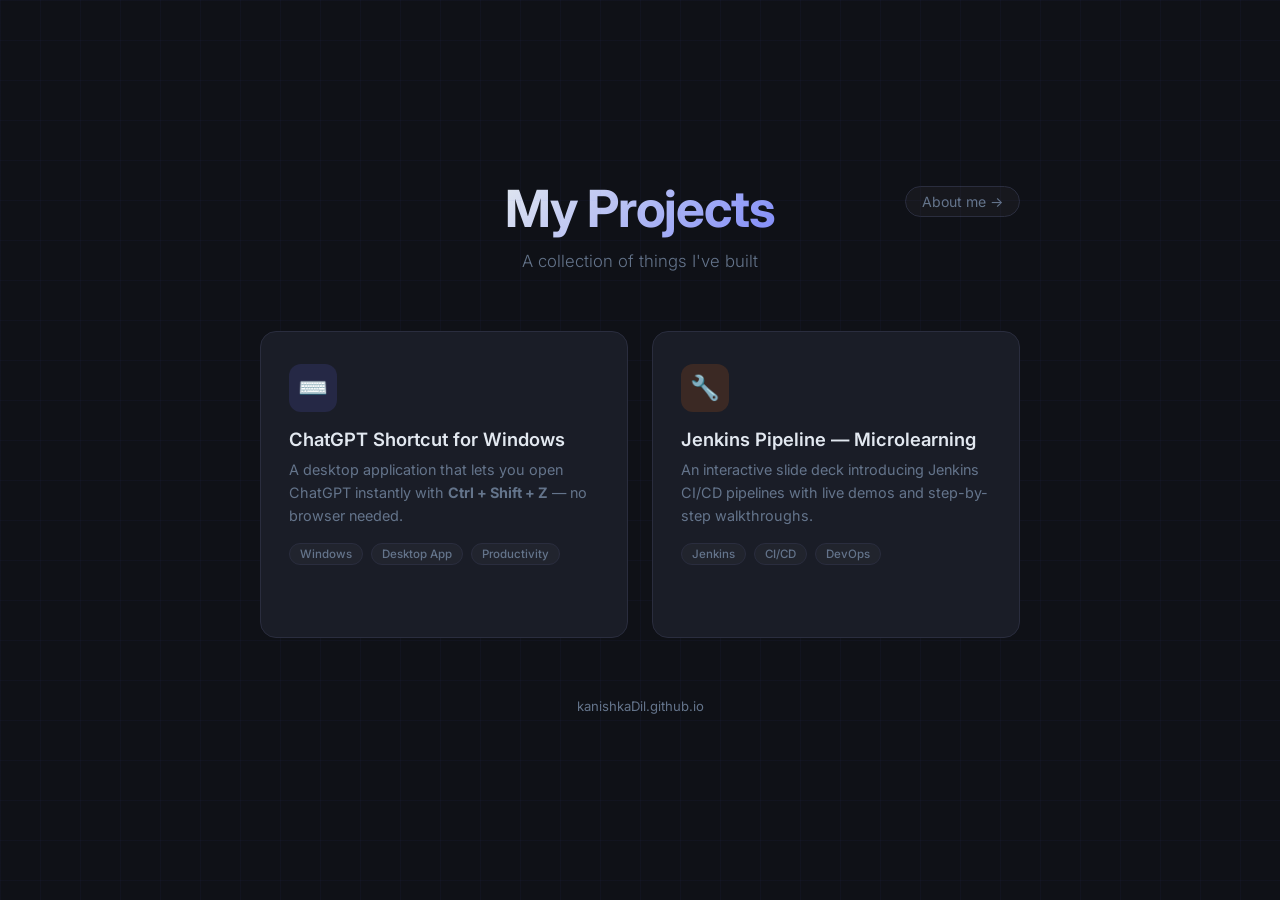
<file: index.html>
<!DOCTYPE html>
<html lang="en">
<head>
  <meta charset="UTF-8"/>
  <meta name="viewport" content="width=device-width, initial-scale=1.0"/>
  <title>Kanishka's Projects</title>
  <link rel="preconnect" href="https://fonts.googleapis.com"/>
  <link href="https://fonts.googleapis.com/css2?family=Inter:wght@300;400;500;600;700&display=swap" rel="stylesheet"/>
  <style>
    *, *::before, *::after { box-sizing: border-box; margin: 0; padding: 0; }

    :root {
      --bg: #0f1117;
      --surface: #1a1d27;
      --border: #2a2d3e;
      --accent: #6366f1;
      --accent-hover: #818cf8;
      --text: #e2e8f0;
      --muted: #64748b;
      --card-hover: #1e2130;
    }

    body {
      min-height: 100vh;
      background: var(--bg);
      color: var(--text);
      font-family: 'Inter', sans-serif;
      display: flex;
      flex-direction: column;
      align-items: center;
      justify-content: center;
      padding: 40px 20px;
    }

    /* Background grid */
    body::before {
      content: '';
      position: fixed;
      inset: 0;
      background-image:
        linear-gradient(rgba(99,102,241,0.04) 1px, transparent 1px),
        linear-gradient(90deg, rgba(99,102,241,0.04) 1px, transparent 1px);
      background-size: 40px 40px;
      pointer-events: none;
    }

    header {
      text-align: center;
      margin-bottom: 60px;
    }

    header h1 {
      font-size: clamp(2rem, 5vw, 3.2rem);
      font-weight: 700;
      letter-spacing: -0.02em;
      background: linear-gradient(135deg, #e2e8f0 0%, #818cf8 100%);
      -webkit-background-clip: text;
      -webkit-text-fill-color: transparent;
      background-clip: text;
    }

    header p {
      margin-top: 12px;
      color: var(--muted);
      font-size: 1.05rem;
      font-weight: 300;
    }

    .projects-grid {
      display: grid;
      grid-template-columns: repeat(auto-fit, minmax(300px, 1fr));
      gap: 24px;
      width: 100%;
      max-width: 760px;
    }

    .card {
      background: var(--surface);
      border: 1px solid var(--border);
      border-radius: 16px;
      padding: 32px 28px;
      text-decoration: none;
      color: var(--text);
      display: flex;
      flex-direction: column;
      gap: 16px;
      transition: transform 0.2s ease, border-color 0.2s ease, background 0.2s ease, box-shadow 0.2s ease;
      position: relative;
      overflow: hidden;
    }

    .card::after {
      content: '';
      position: absolute;
      inset: 0;
      background: radial-gradient(600px circle at var(--mouse-x, 50%) var(--mouse-y, 50%), rgba(99,102,241,0.06), transparent 40%);
      opacity: 0;
      transition: opacity 0.3s;
      pointer-events: none;
    }

    .card:hover {
      transform: translateY(-4px);
      border-color: var(--accent);
      background: var(--card-hover);
      box-shadow: 0 20px 40px rgba(0,0,0,0.4), 0 0 0 1px rgba(99,102,241,0.2);
    }

    .card:hover::after { opacity: 1; }

    .card-icon {
      width: 48px;
      height: 48px;
      border-radius: 12px;
      display: flex;
      align-items: center;
      justify-content: center;
      font-size: 24px;
      flex-shrink: 0;
    }

    .card-icon.purple { background: rgba(99,102,241,0.15); }
    .card-icon.orange { background: rgba(249,115,22,0.15); }

    .card-body { flex: 1; }

    .card-body h2 {
      font-size: 1.15rem;
      font-weight: 600;
      margin-bottom: 8px;
      color: var(--text);
    }

    .card-body p {
      font-size: 0.9rem;
      color: var(--muted);
      line-height: 1.6;
    }

    .card-tags {
      display: flex;
      flex-wrap: wrap;
      gap: 8px;
    }

    .tag {
      font-size: 0.72rem;
      font-weight: 500;
      padding: 3px 10px;
      border-radius: 20px;
      border: 1px solid var(--border);
      color: var(--muted);
      background: rgba(255,255,255,0.03);
    }

    .card-arrow {
      align-self: flex-end;
      color: var(--accent);
      font-size: 1.2rem;
      opacity: 0;
      transform: translateX(-6px);
      transition: opacity 0.2s, transform 0.2s;
    }

    .card:hover .card-arrow {
      opacity: 1;
      transform: translateX(0);
    }

    nav {
      width: 100%;
      max-width: 760px;
      display: flex;
      justify-content: flex-end;
      margin-bottom: -40px;
    }

    nav a {
      color: var(--muted);
      text-decoration: none;
      font-size: 0.88rem;
      padding: 6px 16px;
      border: 1px solid var(--border);
      border-radius: 20px;
      background: rgba(255,255,255,0.03);
      transition: color 0.2s, border-color 0.2s;
    }

    nav a:hover {
      color: var(--text);
      border-color: var(--accent);
    }

    footer {
      margin-top: 60px;
      color: var(--muted);
      font-size: 0.82rem;
      text-align: center;
    }
  </style>
</head>
<body>

  <nav>
    <a href="about.html">About me →</a>
  </nav>

  <header>
    <h1>My Projects</h1>
    <p>A collection of things I've built</p>
  </header>

  <div class="projects-grid">

    <a href="chatgpt-shortcut.html" class="card">
      <div class="card-icon purple">⌨️</div>
      <div class="card-body">
        <h2>ChatGPT Shortcut for Windows</h2>
        <p>A desktop application that lets you open ChatGPT instantly with <strong>Ctrl + Shift + Z</strong> — no browser needed.</p>
      </div>
      <div class="card-tags">
        <span class="tag">Windows</span>
        <span class="tag">Desktop App</span>
        <span class="tag">Productivity</span>
      </div>
      <div class="card-arrow">→</div>
    </a>

    <a href="jenkins-demo.html" class="card">
      <div class="card-icon orange">🔧</div>
      <div class="card-body">
        <h2>Jenkins Pipeline — Microlearning</h2>
        <p>An interactive slide deck introducing Jenkins CI/CD pipelines with live demos and step-by-step walkthroughs.</p>
      </div>
      <div class="card-tags">
        <span class="tag">Jenkins</span>
        <span class="tag">CI/CD</span>
        <span class="tag">DevOps</span>
      </div>
      <div class="card-arrow">→</div>
    </a>

  </div>

  <footer>
    <p>kanishkaDil.github.io</p>
  </footer>

</body>
</html>
</file>
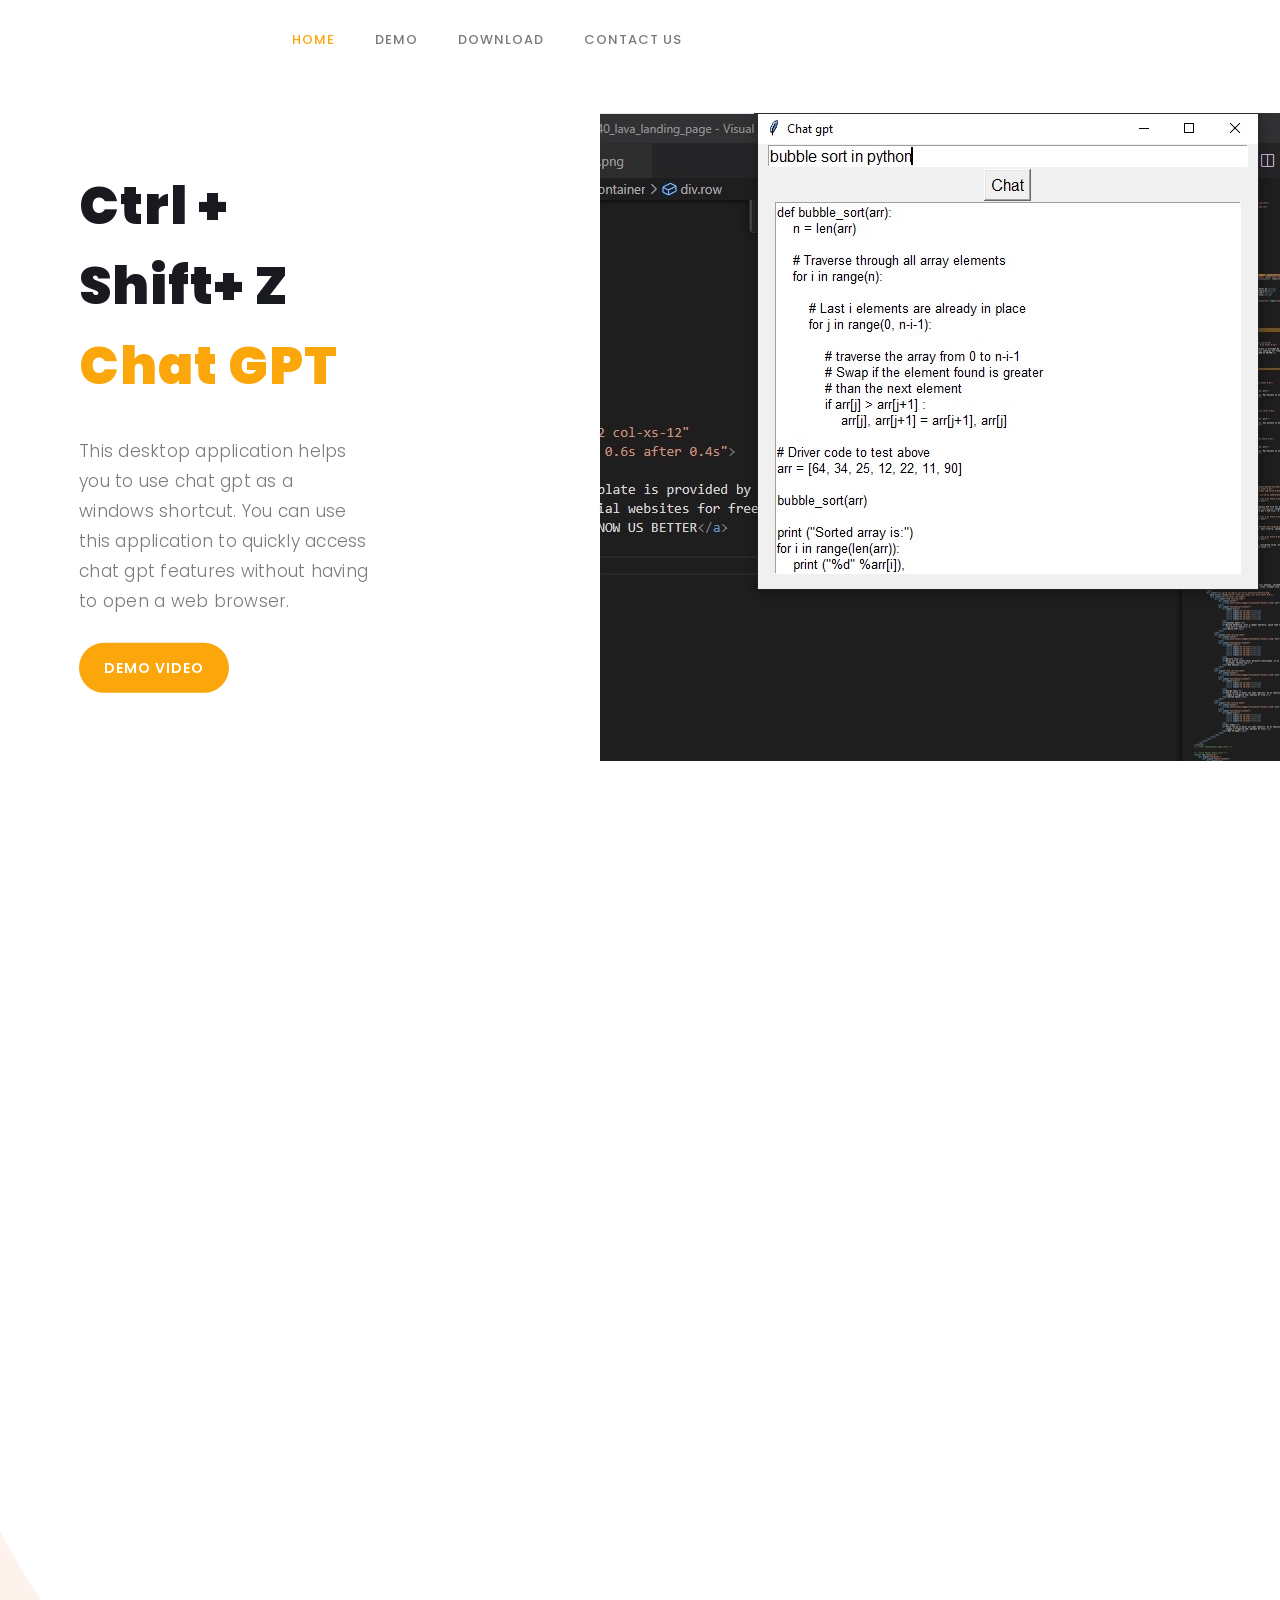
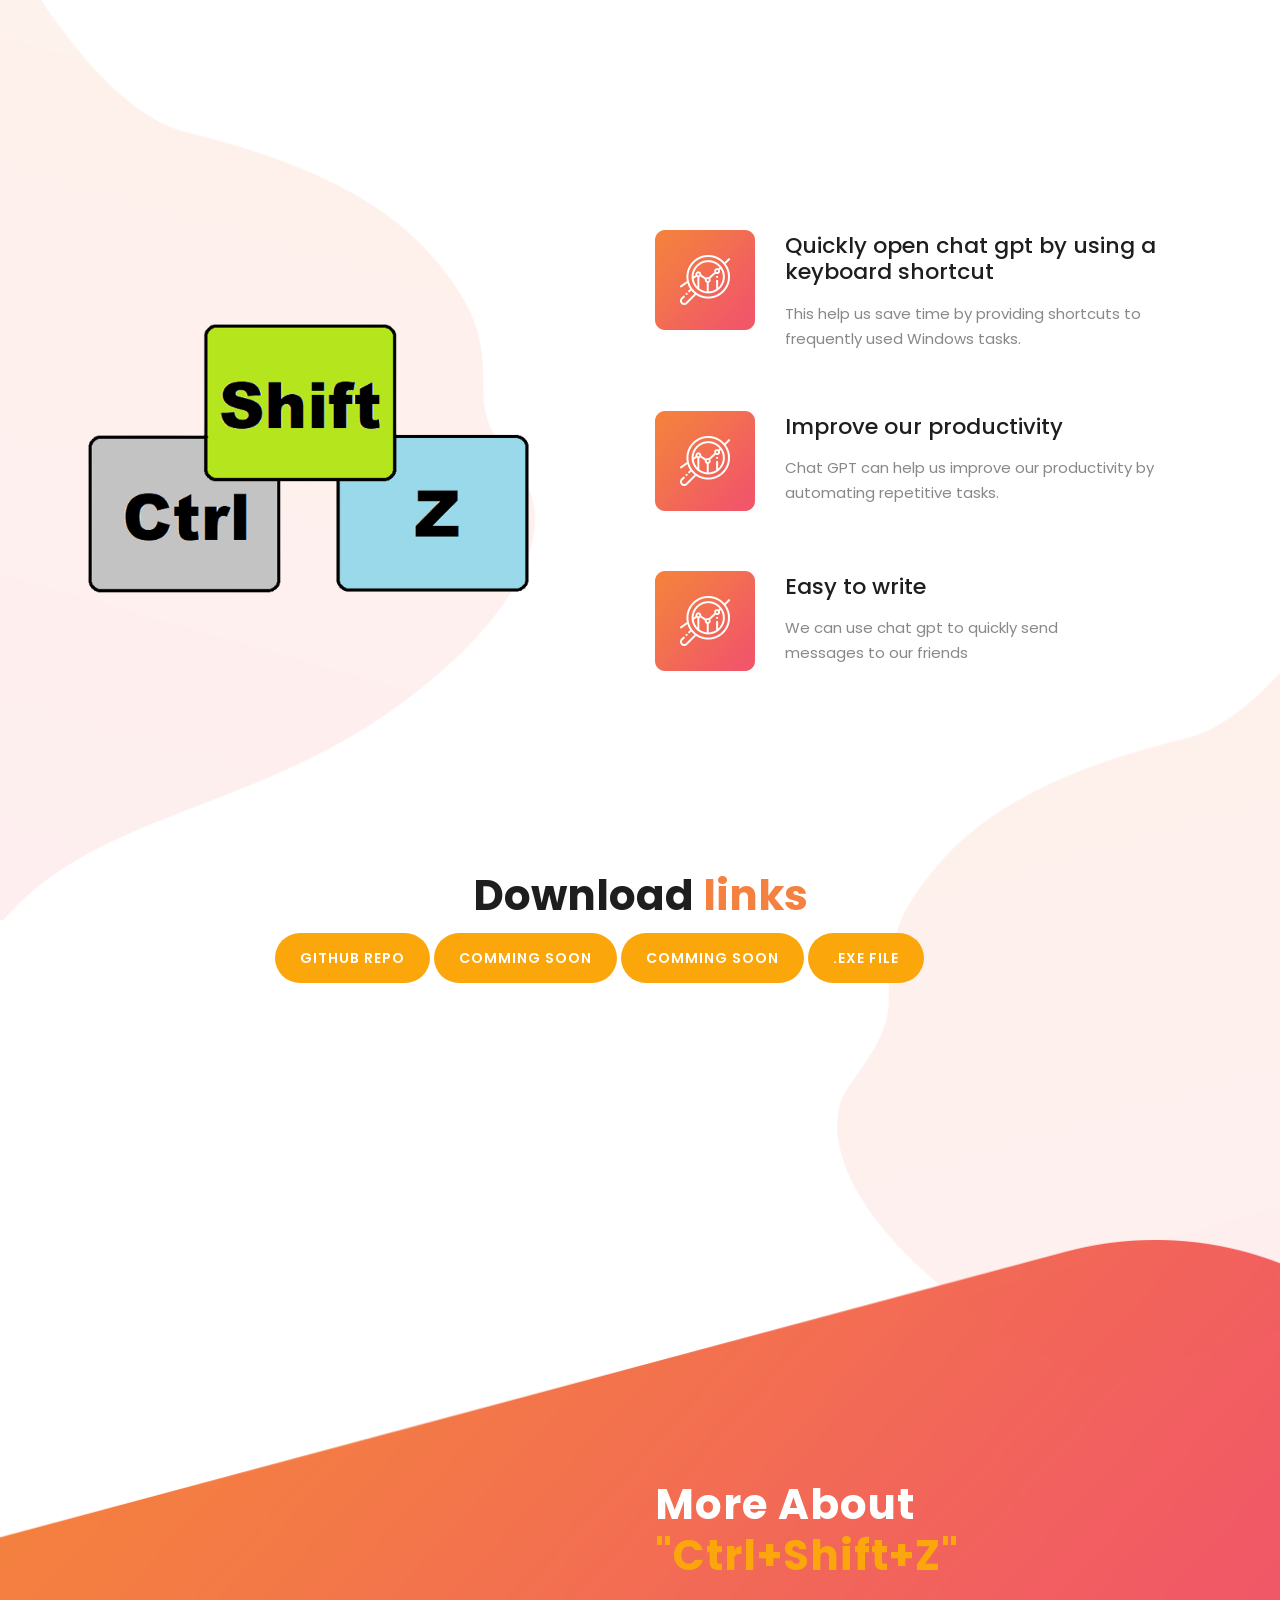
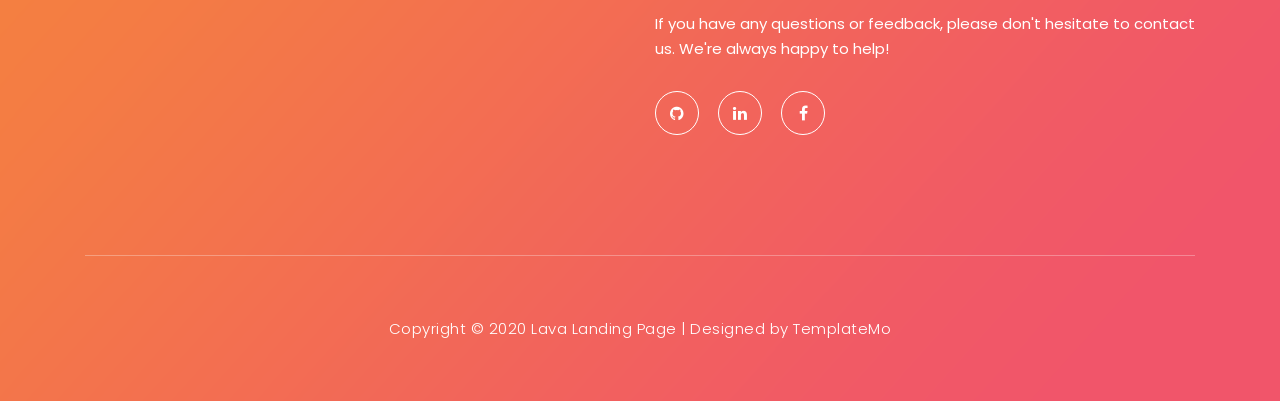
<file: Chatgpt-hotkey/index.html>
<!DOCTYPE html>
<html lang="en">

<head>

    <meta charset="utf-8">
    <meta name="viewport" content="width=device-width, initial-scale=1, shrink-to-fit=no">
    <meta name="description" content="">
    <meta name="author" content="TemplateMo">
    <link href="https://fonts.googleapis.com/css?family=Poppins:100,200,300,400,500,600,700,800,900&display=swap" rel="stylesheet">

    <title>Chat gpt hotkey</title>
<!--

Lava Landing Page

https://templatemo.com/tm-540-lava-landing-page

-->

    <!-- Additional CSS Files -->
    <link rel="stylesheet" type="text/css" href="assets/css/bootstrap.min.css">

    <link rel="stylesheet" type="text/css" href="assets/css/font-awesome.css">

    <link rel="stylesheet" href="assets/css/templatemo-lava.css">

    <link rel="stylesheet" href="assets/css/owl-carousel.css">

</head>

<body>

    <!-- ***** Preloader Start ***** -->
    <div id="preloader">
        <div class="jumper">
            <div></div>
            <div></div>
            <div></div>
        </div>
    </div>
    <!-- ***** Preloader End ***** -->


    <!-- ***** Header Area Start ***** -->
    <header class="header-area header-sticky">
        <div class="container">
            <div class="row">
                <div class="col-12">
                    <nav class="main-nav">
                        <!-- ***** Logo Start ***** -->
                        <a href="index.html" class="logo">
                            
                        </a>
                        <!-- ***** Logo End ***** -->
                        <!-- ***** Menu Start ***** -->
                        <ul class="nav">
                            <li class="scroll-to-section"><a href="#welcome" class="menu-item">Home</a></li>
                            <li class="scroll-to-section"><a href="#about" class="menu-item">Demo</a></li>
                            <li class="scroll-to-section"><a href="#testimonials" class="menu-item">Download</a>
                            </li>
                            <!-- <li class="submenu">
                                <a href="javascript:;">Drop Down</a>
                                <ul>
                                    <li><a href="" class="menu-item">About Us</a></li>
                                    <li><a href="" class="menu-item">Features</a></li>
                                    <li><a href="" class="menu-item">FAQ's</a></li>
                                    <li><a href="" class="menu-item">Blog</a></li>
                                </ul>
                            </li> -->
                            <li class="scroll-to-section"><a href="#contact-us" class="menu-item">Contact Us</a></li>
                        </ul>
                        <a class='menu-trigger'>
                            <span>Menu</span>
                        </a>
                        <!-- ***** Menu End ***** -->
                    </nav>
                </div>
            </div>
        </div>
    </header>
    <!-- ***** Header Area End ***** -->


    <!-- ***** Welcome Area Start ***** -->
    <div class="welcome-area" id="welcome">

        <!-- ***** Header Text Start ***** -->
        <div class="header-text">
            <div class="container">
                <div class="row">
                    <div class="left-text col-lg-6 col-md-12 col-sm-12 col-xs-12"
                        data-scroll-reveal="enter left move 30px over 0.6s after 0.4s">
                        <h1>Ctrl + Shift+ Z <em>Chat GPT</em></h1>
                        <!-- <p>Lava <a href="#">HTML landing page</a> template is provided by <a href="#">TemplateMo</a>.
                           You can modify and use it for your commercial websites for free of charge. This template is last updated on 29 Oct 2019.</p>  -->
                        <p>This desktop application helps you to use chat gpt as a windows shortcut. You can use this application to quickly access chat gpt features without having to open a web browser.</p>
                           <a href="#about" class="main-button-slider">Demo Video</a>
                    </div>
                    
                </div>
            </div>
        </div>
        <!-- ***** Header Text End ***** -->
    </div>
    <!-- ***** Welcome Area End ***** -->
    
    <!-- ***** Features Big Item Start ***** -->
    <section class="section" id="about">
        <div class="container">
            <div class="row">
                
                <iframe width="1120" height="630" src="https://www.youtube.com/embed/Loc-5XHv4_w" title="YouTube video player" frameborder="0" allow="accelerometer; autoplay; clipboard-write; encrypted-media; gyroscope; picture-in-picture; web-share" allowfullscreen></iframe>
            </div>
        </div>
    </section>
    <!-- ***** Features Big Item End ***** -->

    <div class="left-image-decor"></div>

    <!-- ***** Features Big Item Start ***** -->
    <section class="section" id="promotion">
        <div class="container">
            <div class="row">
                <div class="left-image col-lg-5 col-md-12 col-sm-12 mobile-bottom-fix-big"
                    data-scroll-reveal="enter left move 30px over 0.6s after 0.4s">
                    <img src="assets/images/left-image.png" class="rounded img-fluid d-block mx-auto" alt="App">
                </div>
                <div class="right-text offset-lg-1 col-lg-6 col-md-12 col-sm-12 mobile-bottom-fix">
                    <ul>
                        <li data-scroll-reveal="enter right move 30px over 0.6s after 0.4s">
                            <img src="assets/images/about-icon-01.png" alt="">
                            <div class="text">
                                <h4>Quickly open chat gpt by using a keyboard shortcut</h4>
                                <p> This help us save time by providing shortcuts to frequently used Windows tasks.</p>
                            </div>
                        </li>
                        <li data-scroll-reveal="enter right move 30px over 0.6s after 0.5s">
                            <img src="assets/images/about-icon-02.png" alt="">
                            <div class="text">
                                <h4>Improve our productivity</h4>
                                <p>Chat GPT can help us improve our productivity by automating repetitive tasks.</p>
                            </div>
                        </li>
                        <li data-scroll-reveal="enter right move 30px over 0.6s after 0.6s">
                            <img src="assets/images/about-icon-03.png" alt="">
                            <div class="text">
                                <h4>Easy to write</h4>
                                <p>We can use chat gpt to quickly send messages to our friends</p>
                            </div>
                        </li>
                    </ul>
                </div>
            </div>
        </div>
    </section>
    <!-- ***** Features Big Item End ***** -->

    <div class="right-image-decor"></div>

    <!-- ***** Testimonials Starts ***** -->
    <section class="section" id="testimonials">
        <div class="container">
            <div class="row">
                <div class="col-lg-8 offset-lg-2">
                    <div class="center-heading">
                        <h2>Download <em>links</em></h2>
                        <a href="" class="main-button-slider">Github repo</a>
                        <a href="" class="main-button-slider">Comming soon</a>
                        <a href="" class="main-button-slider">Comming soon</a>
                        <a href="https://firebasestorage.googleapis.com/v0/b/chat-gpt-as-hotkey.appspot.com/o/chat.exe?alt=media&token=034dc695-2258-43f3-8158-e89fb0a637b2" class="main-button-slider">.exe file</a>
                    </div>
                </div>
                <!-- <div class="col-lg-10 col-md-12 col-sm-12 mobile-bottom-fix-big"
                    data-scroll-reveal="enter left move 30px over 0.6s after 0.4s">
                    <div class="owl-carousel owl-theme">
                        <div class="item service-item">
                            <div class="author">
                                <i><img src="assets/images/testimonial-author-1.png" alt="Author One"></i>
                            </div>
                            <div class="testimonial-content">
                                <ul class="stars">
                                    <li><i class="fa fa-star"></i></li>
                                    <li><i class="fa fa-star"></i></li>
                                    <li><i class="fa fa-star"></i></li>
                                    <li><i class="fa fa-star"></i></li>
                                    <li><i class="fa fa-star"></i></li>
                                </ul>
                                <h4>Jonathan Smart</h4>
                                <p>“Nullam hendrerit, elit a semper pharetra, ipsum nibh tristique tortor, in tempus
                                    urna elit in mauris.”</p>
                                <span>Besta CTO</span>
                            </div>
                        </div>
                        <div class="item service-item">
                            <div class="author">
                                <i><img src="assets/images/testimonial-author-1.png" alt="Second Author"></i>
                            </div>
                            <div class="testimonial-content">
                                <ul class="stars">
                                    <li><i class="fa fa-star"></i></li>
                                    <li><i class="fa fa-star"></i></li>
                                    <li><i class="fa fa-star"></i></li>
                                    <li><i class="fa fa-star"></i></li>
                                    <li><i class="fa fa-star"></i></li>
                                </ul>
                                <h4>Martino Tino</h4>
                                <p>“Morbi non mi luctus felis molestie scelerisque. In ac libero viverra, placerat est
                                    interdum, rhoncus leo.”</p>
                                <span>Web Analyst</span>
                            </div>
                        </div>
                        <div class="item service-item">
                            <div class="author">
                                <i><img src="assets/images/testimonial-author-1.png" alt="Author Third"></i>
                            </div>
                            <div class="testimonial-content">
                                <ul class="stars">
                                    <li><i class="fa fa-star"></i></li>
                                    <li><i class="fa fa-star"></i></li>
                                    <li><i class="fa fa-star"></i></li>
                                </ul>
                                <h4>George Tasa</h4>
                                <p>“Fusce rutrum in dolor sit amet lobortis. Ut at vehicula justo. Donec quam dolor,
                                    congue a fringilla sed, maximus et urna.”</p>
                                <span>System Admin</span>
                            </div>
                        </div>
                        <div class="item service-item">
                            <div class="author">
                                <i><img src="assets/images/testimonial-author-1.png" alt="Fourth Author"></i>
                            </div>
                            <div class="testimonial-content">
                                <ul class="stars">
                                    <li><i class="fa fa-star"></i></li>
                                    <li><i class="fa fa-star"></i></li>
                                    <li><i class="fa fa-star"></i></li>
                                    <li><i class="fa fa-star"></i></li>
                                </ul>
                                <h4>Sir James</h4>
                                <p>"Fusce rutrum in dolor sit amet lobortis. Ut at vehicula justo. Donec quam dolor,
                                    congue a fringilla sed, maximus et urna."</p>
                                <span>New Villager</span>
                            </div>
                        </div>
                    </div>
                </div> -->
            </div>
        </div>
    </section>
    <!-- ***** Testimonials Ends ***** -->


    <!-- ***** Footer Start ***** -->
    <footer id="contact-us">
        <div class="container">
            <div class="footer-content">
                <div class="row">
                    <!-- ***** Contact Form Start ***** -->
                    <div class="col-lg-6 col-md-12 col-sm-12">
                        <!-- <div class="contact-form">
                            <form id="contact" action="" method="post">
                                <div class="row">
                                    <div class="col-md-6 col-sm-12">
                                        <fieldset>
                                            <input name="name" type="text" id="name" placeholder="Full Name" required=""
                                                style="background-color: rgba(250,250,250,0.3);">
                                        </fieldset>
                                    </div>
                                    <div class="col-md-6 col-sm-12">
                                        <fieldset>
                                            <input name="email" type="text" id="email" placeholder="E-Mail Address"
                                                required="" style="background-color: rgba(250,250,250,0.3);">
                                        </fieldset>
                                    </div>
                                    <div class="col-lg-12">
                                        <fieldset>
                                            <textarea name="message" rows="6" id="message" placeholder="Your Message"
                                                required="" style="background-color: rgba(250,250,250,0.3);"></textarea>
                                        </fieldset>
                                    </div>
                                    <div class="col-lg-12">
                                        <fieldset>
                                            <button type="submit" id="form-submit" class="main-button">Send Message
                                                Now</button>
                                        </fieldset>
                                    </div>
                                </div>
                            </form>
                        </div> -->
                    </div>
                    <!-- ***** Contact Form End ***** -->
                    <div class="right-content col-lg-6 col-md-12 col-sm-12">
                        <h2>More About <em>"Ctrl+Shift+Z"</em></h2>
                        <p>If you have any questions or feedback, please don't hesitate to contact us. We're always happy to help!
                        </p>
                        <ul class="social">
                            <li><a href="#"><i class="fa fa-github"></i></a></li>
                            <li><a href="#"><i class="fa fa-linkedin"></i></a></li>
                            
                            <li><a href="https://fb.com/templatemo"><i class="fa fa-facebook"></i></a></li>
                            
                        </ul>
                    </div>
                </div>
            </div>
            <div class="row">
                <div class="col-lg-12">
                    <div class="sub-footer">
                        <p>Copyright &copy; 2020 Lava Landing Page

                        | Designed by <a rel="nofollow" href="https://templatemo.com">TemplateMo</a></p>
                    </div>
                </div>
            </div>
        </div>
    </footer>

    <!-- jQuery -->
    <script src="assets/js/jquery-2.1.0.min.js"></script>

    <!-- Bootstrap -->
    <script src="assets/js/popper.js"></script>
    <script src="assets/js/bootstrap.min.js"></script>

    <!-- Plugins -->
    <script src="assets/js/owl-carousel.js"></script>
    <script src="assets/js/scrollreveal.min.js"></script>
    <script src="assets/js/waypoints.min.js"></script>
    <script src="assets/js/jquery.counterup.min.js"></script>
    <script src="assets/js/imgfix.min.js"></script>

    <!-- Global Init -->
    <script src="assets/js/custom.js"></script>

</body>
</html>
</file>
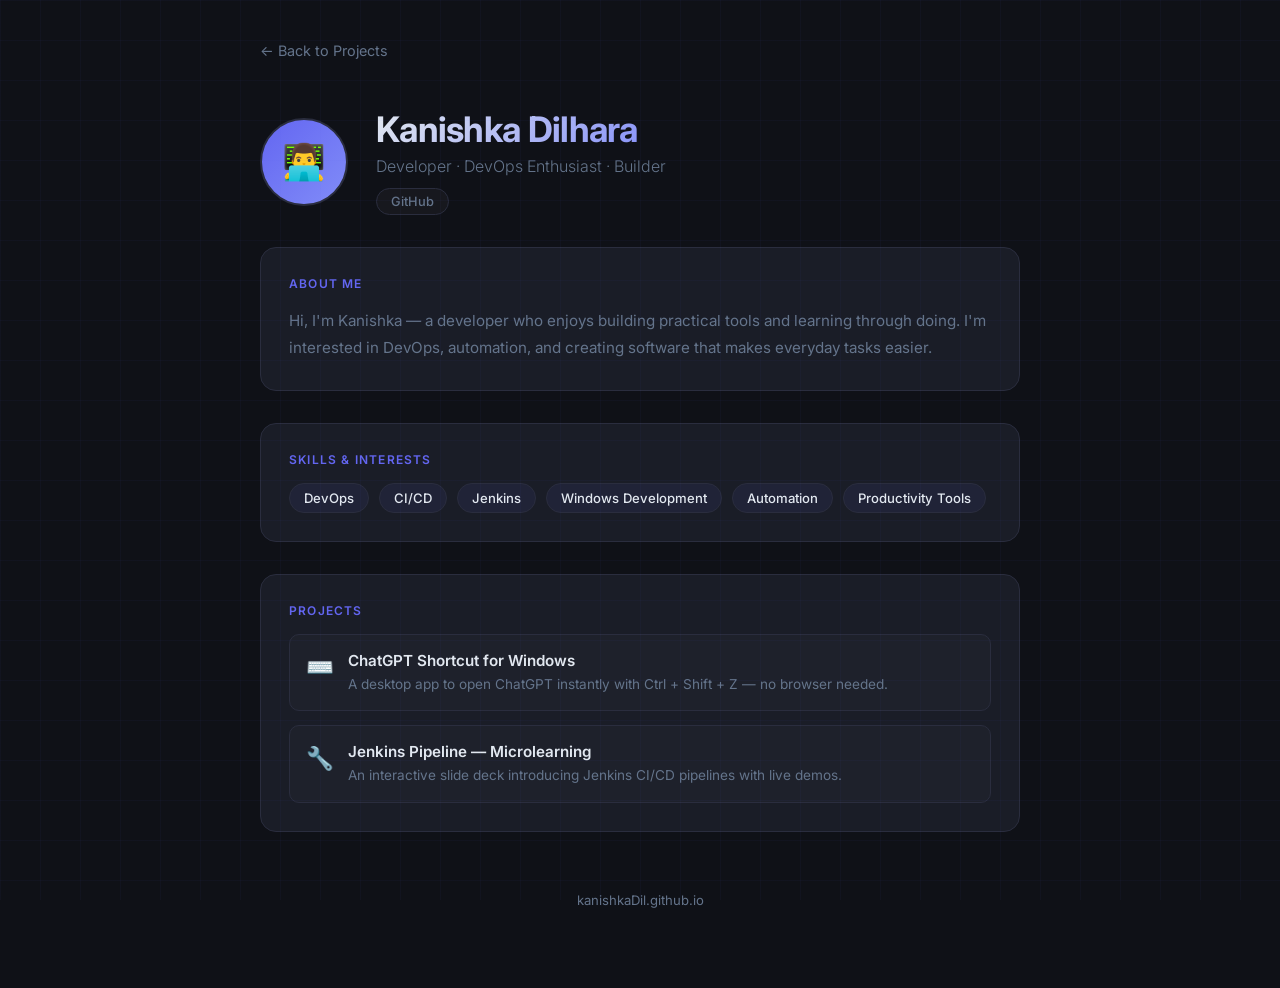
<file: about.html>
<!DOCTYPE html>
<html lang="en">
<head>
  <meta charset="UTF-8"/>
  <meta name="viewport" content="width=device-width, initial-scale=1.0"/>
  <title>About — Kanishka</title>
  <link rel="preconnect" href="https://fonts.googleapis.com"/>
  <link href="https://fonts.googleapis.com/css2?family=Inter:wght@300;400;500;600;700&display=swap" rel="stylesheet"/>
  <style>
    *, *::before, *::after { box-sizing: border-box; margin: 0; padding: 0; }

    :root {
      --bg: #0f1117;
      --surface: #1a1d27;
      --border: #2a2d3e;
      --accent: #6366f1;
      --accent-hover: #818cf8;
      --text: #e2e8f0;
      --muted: #64748b;
      --card-hover: #1e2130;
    }

    body {
      min-height: 100vh;
      background: var(--bg);
      color: var(--text);
      font-family: 'Inter', sans-serif;
      display: flex;
      flex-direction: column;
      align-items: center;
      padding: 40px 20px 80px;
    }

    body::before {
      content: '';
      position: fixed;
      inset: 0;
      background-image:
        linear-gradient(rgba(99,102,241,0.04) 1px, transparent 1px),
        linear-gradient(90deg, rgba(99,102,241,0.04) 1px, transparent 1px);
      background-size: 40px 40px;
      pointer-events: none;
    }

    nav {
      width: 100%;
      max-width: 760px;
      margin-bottom: 48px;
    }

    nav a {
      color: var(--muted);
      text-decoration: none;
      font-size: 0.9rem;
      display: inline-flex;
      align-items: center;
      gap: 6px;
      transition: color 0.2s;
    }

    nav a:hover { color: var(--text); }

    .profile {
      width: 100%;
      max-width: 760px;
      display: flex;
      flex-direction: column;
      gap: 32px;
    }

    .profile-header {
      display: flex;
      align-items: center;
      gap: 28px;
      flex-wrap: wrap;
    }

    .avatar {
      width: 88px;
      height: 88px;
      border-radius: 50%;
      background: linear-gradient(135deg, #6366f1, #818cf8);
      display: flex;
      align-items: center;
      justify-content: center;
      font-size: 2.2rem;
      flex-shrink: 0;
      border: 2px solid var(--border);
    }

    .profile-info h1 {
      font-size: clamp(1.6rem, 4vw, 2.2rem);
      font-weight: 700;
      letter-spacing: -0.02em;
      background: linear-gradient(135deg, #e2e8f0 0%, #818cf8 100%);
      -webkit-background-clip: text;
      -webkit-text-fill-color: transparent;
      background-clip: text;
    }

    .profile-info .tagline {
      margin-top: 6px;
      color: var(--muted);
      font-size: 1rem;
      font-weight: 300;
    }

    .social-links {
      display: flex;
      gap: 12px;
      margin-top: 12px;
      flex-wrap: wrap;
    }

    .social-links a {
      font-size: 0.8rem;
      font-weight: 500;
      padding: 5px 14px;
      border-radius: 20px;
      border: 1px solid var(--border);
      color: var(--muted);
      background: rgba(255,255,255,0.03);
      text-decoration: none;
      transition: border-color 0.2s, color 0.2s;
    }

    .social-links a:hover {
      border-color: var(--accent);
      color: var(--accent-hover);
    }

    .section {
      background: var(--surface);
      border: 1px solid var(--border);
      border-radius: 16px;
      padding: 28px;
    }

    .section h2 {
      font-size: 0.75rem;
      font-weight: 600;
      text-transform: uppercase;
      letter-spacing: 0.1em;
      color: var(--accent);
      margin-bottom: 16px;
    }

    .section p {
      font-size: 0.95rem;
      color: var(--muted);
      line-height: 1.8;
    }

    .skills-grid {
      display: flex;
      flex-wrap: wrap;
      gap: 10px;
    }

    .skill-tag {
      font-size: 0.82rem;
      font-weight: 500;
      padding: 6px 14px;
      border-radius: 20px;
      border: 1px solid var(--border);
      color: var(--text);
      background: rgba(99,102,241,0.08);
    }

    .projects-list {
      display: flex;
      flex-direction: column;
      gap: 14px;
    }

    .project-item {
      display: flex;
      align-items: flex-start;
      gap: 14px;
      padding: 16px;
      border-radius: 10px;
      background: rgba(255,255,255,0.02);
      border: 1px solid var(--border);
      text-decoration: none;
      color: inherit;
      transition: border-color 0.2s, background 0.2s;
    }

    .project-item:hover {
      border-color: var(--accent);
      background: rgba(99,102,241,0.05);
    }

    .project-icon {
      font-size: 1.4rem;
      flex-shrink: 0;
      margin-top: 2px;
    }

    .project-item h3 {
      font-size: 0.95rem;
      font-weight: 600;
      color: var(--text);
      margin-bottom: 4px;
    }

    .project-item p {
      font-size: 0.85rem;
      color: var(--muted);
      line-height: 1.5;
    }

    footer {
      margin-top: 60px;
      color: var(--muted);
      font-size: 0.82rem;
      text-align: center;
    }
  </style>
</head>
<body>

  <nav>
    <a href="index.html">← Back to Projects</a>
  </nav>

  <div class="profile">

    <div class="profile-header">
      <div class="avatar">👨‍💻</div>
      <div class="profile-info">
        <h1>Kanishka Dilhara</h1>
        <p class="tagline">Developer · DevOps Enthusiast · Builder</p>
        <div class="social-links">
          <a href="https://github.com/kanishkaDil" target="_blank">GitHub</a>
          <!-- Add more links below as needed -->
          <!-- <a href="#">LinkedIn</a> -->
          <!-- <a href="#">Twitter</a> -->
        </div>
      </div>
    </div>

    <div class="section">
      <h2>About Me</h2>
      <p>
        Hi, I'm Kanishka — a developer who enjoys building practical tools and learning through doing.
        I'm interested in DevOps, automation, and creating software that makes everyday tasks easier.
        <!-- Add more about yourself here -->
      </p>
    </div>

    <div class="section">
      <h2>Skills &amp; Interests</h2>
      <div class="skills-grid">
        <span class="skill-tag">DevOps</span>
        <span class="skill-tag">CI/CD</span>
        <span class="skill-tag">Jenkins</span>
        <span class="skill-tag">Windows Development</span>
        <span class="skill-tag">Automation</span>
        <span class="skill-tag">Productivity Tools</span>
        <!-- Add more skills here -->
      </div>
    </div>

    <div class="section">
      <h2>Projects</h2>
      <div class="projects-list">
        <a href="chatgpt-shortcut.html" class="project-item">
          <div class="project-icon">⌨️</div>
          <div>
            <h3>ChatGPT Shortcut for Windows</h3>
            <p>A desktop app to open ChatGPT instantly with Ctrl + Shift + Z — no browser needed.</p>
          </div>
        </a>
        <a href="jenkins-demo.html" class="project-item">
          <div class="project-icon">🔧</div>
          <div>
            <h3>Jenkins Pipeline — Microlearning</h3>
            <p>An interactive slide deck introducing Jenkins CI/CD pipelines with live demos.</p>
          </div>
        </a>
      </div>
    </div>

  </div>

  <footer>
    <p>kanishkaDil.github.io</p>
  </footer>

</body>
</html>
</file>
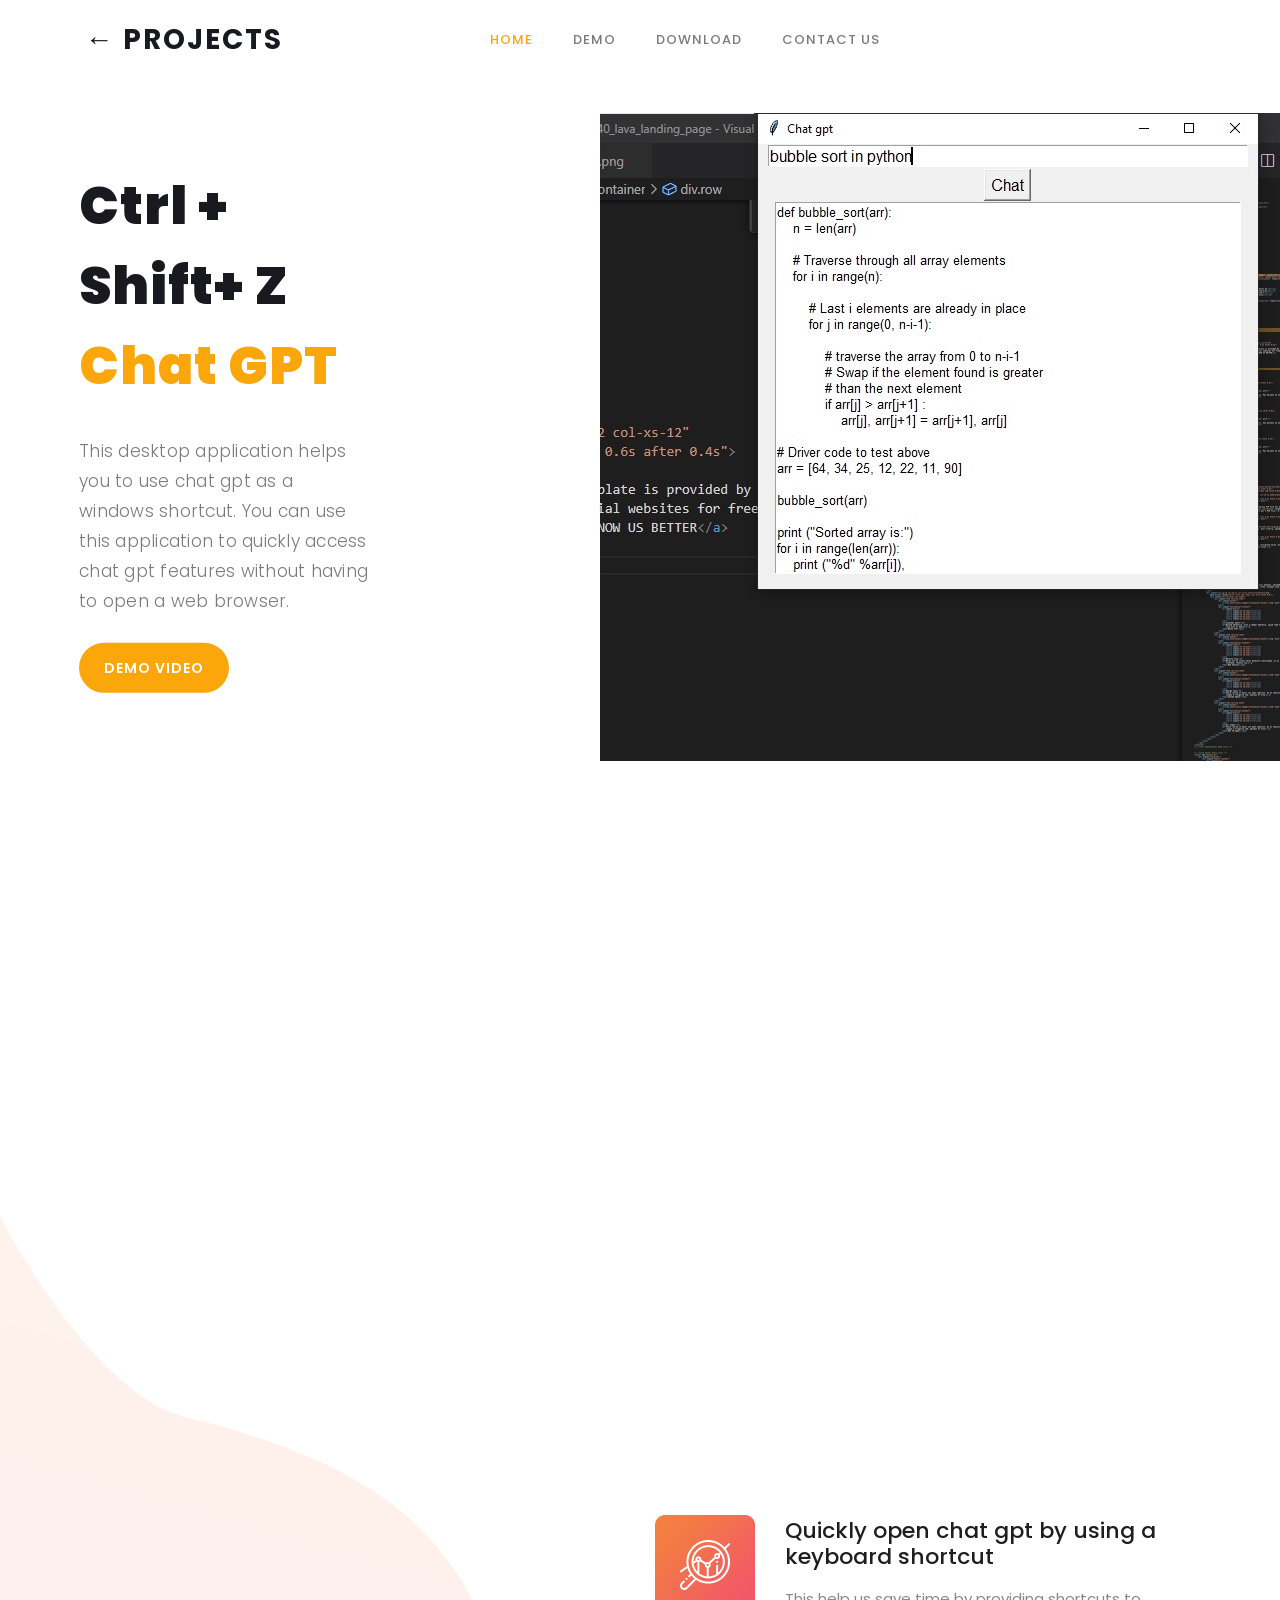
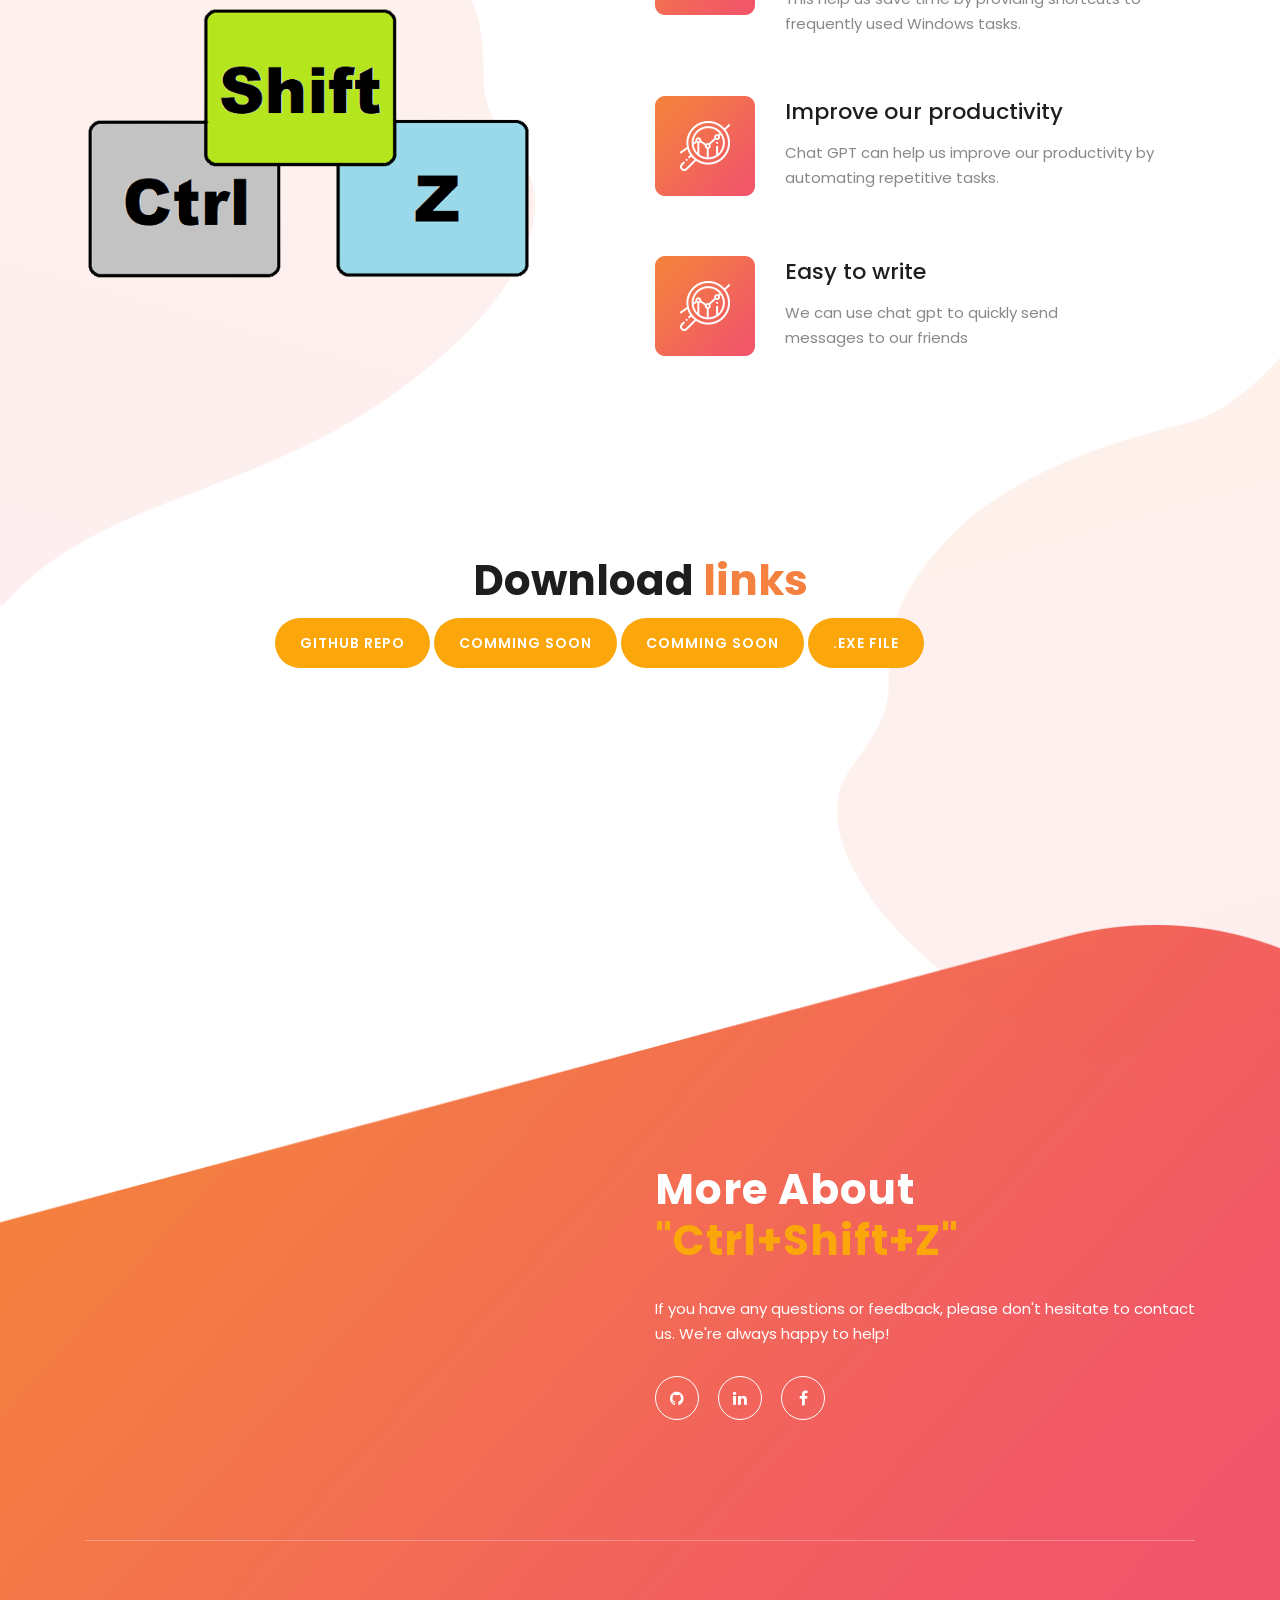
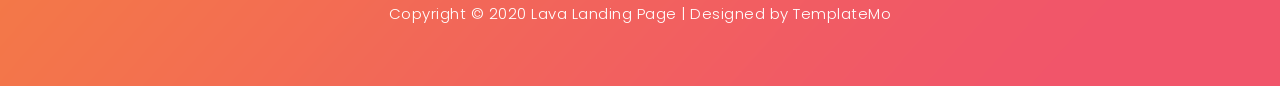
<file: chatgpt-shortcut.html>
<!DOCTYPE html>
<html lang="en">

<head>

    <meta charset="utf-8">
    <meta name="viewport" content="width=device-width, initial-scale=1, shrink-to-fit=no">
    <meta name="description" content="">
    <meta name="author" content="TemplateMo">
    <link href="https://fonts.googleapis.com/css?family=Poppins:100,200,300,400,500,600,700,800,900&display=swap" rel="stylesheet">

    <title>Chat gpt hotkey</title>
<!--

Lava Landing Page

https://templatemo.com/tm-540-lava-landing-page

-->

    <!-- Additional CSS Files -->
    <link rel="stylesheet" type="text/css" href="assets/css/bootstrap.min.css">

    <link rel="stylesheet" type="text/css" href="assets/css/font-awesome.css">

    <link rel="stylesheet" href="assets/css/templatemo-lava.css">

    <link rel="stylesheet" href="assets/css/owl-carousel.css">

</head>

<body>

    <!-- ***** Preloader Start ***** -->
    <div id="preloader">
        <div class="jumper">
            <div></div>
            <div></div>
            <div></div>
        </div>
    </div>
    <!-- ***** Preloader End ***** -->


    <!-- ***** Header Area Start ***** -->
    <header class="header-area header-sticky">
        <div class="container">
            <div class="row">
                <div class="col-12">
                    <nav class="main-nav">
                        <!-- ***** Logo Start ***** -->
                        <a href="index.html" class="logo">← Projects</a>
                        <!-- ***** Logo End ***** -->
                        <!-- ***** Menu Start ***** -->
                        <ul class="nav">
                            <li class="scroll-to-section"><a href="#welcome" class="menu-item">Home</a></li>
                            <li class="scroll-to-section"><a href="#about" class="menu-item">Demo</a></li>
                            <li class="scroll-to-section"><a href="#testimonials" class="menu-item">Download</a>
                            </li>
                            <!-- <li class="submenu">
                                <a href="javascript:;">Drop Down</a>
                                <ul>
                                    <li><a href="" class="menu-item">About Us</a></li>
                                    <li><a href="" class="menu-item">Features</a></li>
                                    <li><a href="" class="menu-item">FAQ's</a></li>
                                    <li><a href="" class="menu-item">Blog</a></li>
                                </ul>
                            </li> -->
                            <li class="scroll-to-section"><a href="#contact-us" class="menu-item">Contact Us</a></li>
                        </ul>
                        <a class='menu-trigger'>
                            <span>Menu</span>
                        </a>
                        <!-- ***** Menu End ***** -->
                    </nav>
                </div>
            </div>
        </div>
    </header>
    <!-- ***** Header Area End ***** -->


    <!-- ***** Welcome Area Start ***** -->
    <div class="welcome-area" id="welcome">

        <!-- ***** Header Text Start ***** -->
        <div class="header-text">
            <div class="container">
                <div class="row">
                    <div class="left-text col-lg-6 col-md-12 col-sm-12 col-xs-12"
                        data-scroll-reveal="enter left move 30px over 0.6s after 0.4s">
                        <h1>Ctrl + Shift+ Z <em>Chat GPT</em></h1>
                        <!-- <p>Lava <a href="#">HTML landing page</a> template is provided by <a href="#">TemplateMo</a>.
                           You can modify and use it for your commercial websites for free of charge. This template is last updated on 29 Oct 2019.</p>  -->
                        <p>This desktop application helps you to use chat gpt as a windows shortcut. You can use this application to quickly access chat gpt features without having to open a web browser.</p>
                           <a href="#about" class="main-button-slider">Demo Video</a>
                    </div>
                    
                </div>
            </div>
        </div>
        <!-- ***** Header Text End ***** -->
    </div>
    <!-- ***** Welcome Area End ***** -->
    
    <!-- ***** Features Big Item Start ***** -->
    <section class="section" id="about">
        <div class="container">
            <div class="row">
                
                <iframe width="560" height="315" src="https://www.youtube.com/embed/e2wBepTCTo0" title="YouTube video player" frameborder="0" allow="accelerometer; autoplay; clipboard-write; encrypted-media; gyroscope; picture-in-picture; web-share" allowfullscreen></iframe>
            </div>
        </div>
    </section>
    <!-- ***** Features Big Item End ***** -->

    <div class="left-image-decor"></div>

    <!-- ***** Features Big Item Start ***** -->
    <section class="section" id="promotion">
        <div class="container">
            <div class="row">
                <div class="left-image col-lg-5 col-md-12 col-sm-12 mobile-bottom-fix-big"
                    data-scroll-reveal="enter left move 30px over 0.6s after 0.4s">
                    <img src="assets/images/left-image.png" class="rounded img-fluid d-block mx-auto" alt="App">
                </div>
                <div class="right-text offset-lg-1 col-lg-6 col-md-12 col-sm-12 mobile-bottom-fix">
                    <ul>
                        <li data-scroll-reveal="enter right move 30px over 0.6s after 0.4s">
                            <img src="assets/images/about-icon-01.png" alt="">
                            <div class="text">
                                <h4>Quickly open chat gpt by using a keyboard shortcut</h4>
                                <p> This help us save time by providing shortcuts to frequently used Windows tasks.</p>
                            </div>
                        </li>
                        <li data-scroll-reveal="enter right move 30px over 0.6s after 0.5s">
                            <img src="assets/images/about-icon-02.png" alt="">
                            <div class="text">
                                <h4>Improve our productivity</h4>
                                <p>Chat GPT can help us improve our productivity by automating repetitive tasks.</p>
                            </div>
                        </li>
                        <li data-scroll-reveal="enter right move 30px over 0.6s after 0.6s">
                            <img src="assets/images/about-icon-03.png" alt="">
                            <div class="text">
                                <h4>Easy to write</h4>
                                <p>We can use chat gpt to quickly send messages to our friends</p>
                            </div>
                        </li>
                    </ul>
                </div>
            </div>
        </div>
    </section>
    <!-- ***** Features Big Item End ***** -->

    <div class="right-image-decor"></div>

    <!-- ***** Testimonials Starts ***** -->
    <section class="section" id="testimonials">
        <div class="container">
            <div class="row">
                <div class="col-lg-8 offset-lg-2">
                    <div class="center-heading">
                        <h2>Download <em>links</em></h2>
                        <a href="" class="main-button-slider">Github repo</a>
                        <a href="" class="main-button-slider">Comming soon</a>
                        <a href="" class="main-button-slider">Comming soon</a>
                        <a href="https://firebasestorage.googleapis.com/v0/b/chat-gpt-as-hotkey.appspot.com/o/chat.exe?alt=media&token=034dc695-2258-43f3-8158-e89fb0a637b2" class="main-button-slider">.exe file</a>
                    </div>
                </div>
                <!-- <div class="col-lg-10 col-md-12 col-sm-12 mobile-bottom-fix-big"
                    data-scroll-reveal="enter left move 30px over 0.6s after 0.4s">
                    <div class="owl-carousel owl-theme">
                        <div class="item service-item">
                            <div class="author">
                                <i><img src="assets/images/testimonial-author-1.png" alt="Author One"></i>
                            </div>
                            <div class="testimonial-content">
                                <ul class="stars">
                                    <li><i class="fa fa-star"></i></li>
                                    <li><i class="fa fa-star"></i></li>
                                    <li><i class="fa fa-star"></i></li>
                                    <li><i class="fa fa-star"></i></li>
                                    <li><i class="fa fa-star"></i></li>
                                </ul>
                                <h4>Jonathan Smart</h4>
                                <p>“Nullam hendrerit, elit a semper pharetra, ipsum nibh tristique tortor, in tempus
                                    urna elit in mauris.”</p>
                                <span>Besta CTO</span>
                            </div>
                        </div>
                        <div class="item service-item">
                            <div class="author">
                                <i><img src="assets/images/testimonial-author-1.png" alt="Second Author"></i>
                            </div>
                            <div class="testimonial-content">
                                <ul class="stars">
                                    <li><i class="fa fa-star"></i></li>
                                    <li><i class="fa fa-star"></i></li>
                                    <li><i class="fa fa-star"></i></li>
                                    <li><i class="fa fa-star"></i></li>
                                    <li><i class="fa fa-star"></i></li>
                                </ul>
                                <h4>Martino Tino</h4>
                                <p>“Morbi non mi luctus felis molestie scelerisque. In ac libero viverra, placerat est
                                    interdum, rhoncus leo.”</p>
                                <span>Web Analyst</span>
                            </div>
                        </div>
                        <div class="item service-item">
                            <div class="author">
                                <i><img src="assets/images/testimonial-author-1.png" alt="Author Third"></i>
                            </div>
                            <div class="testimonial-content">
                                <ul class="stars">
                                    <li><i class="fa fa-star"></i></li>
                                    <li><i class="fa fa-star"></i></li>
                                    <li><i class="fa fa-star"></i></li>
                                </ul>
                                <h4>George Tasa</h4>
                                <p>“Fusce rutrum in dolor sit amet lobortis. Ut at vehicula justo. Donec quam dolor,
                                    congue a fringilla sed, maximus et urna.”</p>
                                <span>System Admin</span>
                            </div>
                        </div>
                        <div class="item service-item">
                            <div class="author">
                                <i><img src="assets/images/testimonial-author-1.png" alt="Fourth Author"></i>
                            </div>
                            <div class="testimonial-content">
                                <ul class="stars">
                                    <li><i class="fa fa-star"></i></li>
                                    <li><i class="fa fa-star"></i></li>
                                    <li><i class="fa fa-star"></i></li>
                                    <li><i class="fa fa-star"></i></li>
                                </ul>
                                <h4>Sir James</h4>
                                <p>"Fusce rutrum in dolor sit amet lobortis. Ut at vehicula justo. Donec quam dolor,
                                    congue a fringilla sed, maximus et urna."</p>
                                <span>New Villager</span>
                            </div>
                        </div>
                    </div>
                </div> -->
            </div>
        </div>
    </section>
    <!-- ***** Testimonials Ends ***** -->


    <!-- ***** Footer Start ***** -->
    <footer id="contact-us">
        <div class="container">
            <div class="footer-content">
                <div class="row">
                    <!-- ***** Contact Form Start ***** -->
                    <div class="col-lg-6 col-md-12 col-sm-12">
                        <!-- <div class="contact-form">
                            <form id="contact" action="" method="post">
                                <div class="row">
                                    <div class="col-md-6 col-sm-12">
                                        <fieldset>
                                            <input name="name" type="text" id="name" placeholder="Full Name" required=""
                                                style="background-color: rgba(250,250,250,0.3);">
                                        </fieldset>
                                    </div>
                                    <div class="col-md-6 col-sm-12">
                                        <fieldset>
                                            <input name="email" type="text" id="email" placeholder="E-Mail Address"
                                                required="" style="background-color: rgba(250,250,250,0.3);">
                                        </fieldset>
                                    </div>
                                    <div class="col-lg-12">
                                        <fieldset>
                                            <textarea name="message" rows="6" id="message" placeholder="Your Message"
                                                required="" style="background-color: rgba(250,250,250,0.3);"></textarea>
                                        </fieldset>
                                    </div>
                                    <div class="col-lg-12">
                                        <fieldset>
                                            <button type="submit" id="form-submit" class="main-button">Send Message
                                                Now</button>
                                        </fieldset>
                                    </div>
                                </div>
                            </form>
                        </div> -->
                    </div>
                    <!-- ***** Contact Form End ***** -->
                    <div class="right-content col-lg-6 col-md-12 col-sm-12">
                        <h2>More About <em>"Ctrl+Shift+Z"</em></h2>
                        <p>If you have any questions or feedback, please don't hesitate to contact us. We're always happy to help!
                        </p>
                        <ul class="social">
                            <li><a href="#"><i class="fa fa-github"></i></a></li>
                            <li><a href="#"><i class="fa fa-linkedin"></i></a></li>
                            
                            <li><a href="https://fb.com/templatemo"><i class="fa fa-facebook"></i></a></li>
                            
                        </ul>
                    </div>
                </div>
            </div>
            <div class="row">
                <div class="col-lg-12">
                    <div class="sub-footer">
                        <p>Copyright &copy; 2020 Lava Landing Page

                        | Designed by <a rel="nofollow" href="https://templatemo.com">TemplateMo</a></p>
                    </div>
                </div>
            </div>
        </div>
    </footer>

    <!-- jQuery -->
    <script src="assets/js/jquery-2.1.0.min.js"></script>

    <!-- Bootstrap -->
    <script src="assets/js/popper.js"></script>
    <script src="assets/js/bootstrap.min.js"></script>

    <!-- Plugins -->
    <script src="assets/js/owl-carousel.js"></script>
    <script src="assets/js/scrollreveal.min.js"></script>
    <script src="assets/js/waypoints.min.js"></script>
    <script src="assets/js/jquery.counterup.min.js"></script>
    <script src="assets/js/imgfix.min.js"></script>

    <!-- Global Init -->
    <script src="assets/js/custom.js"></script>

</body>
</html>
</file>
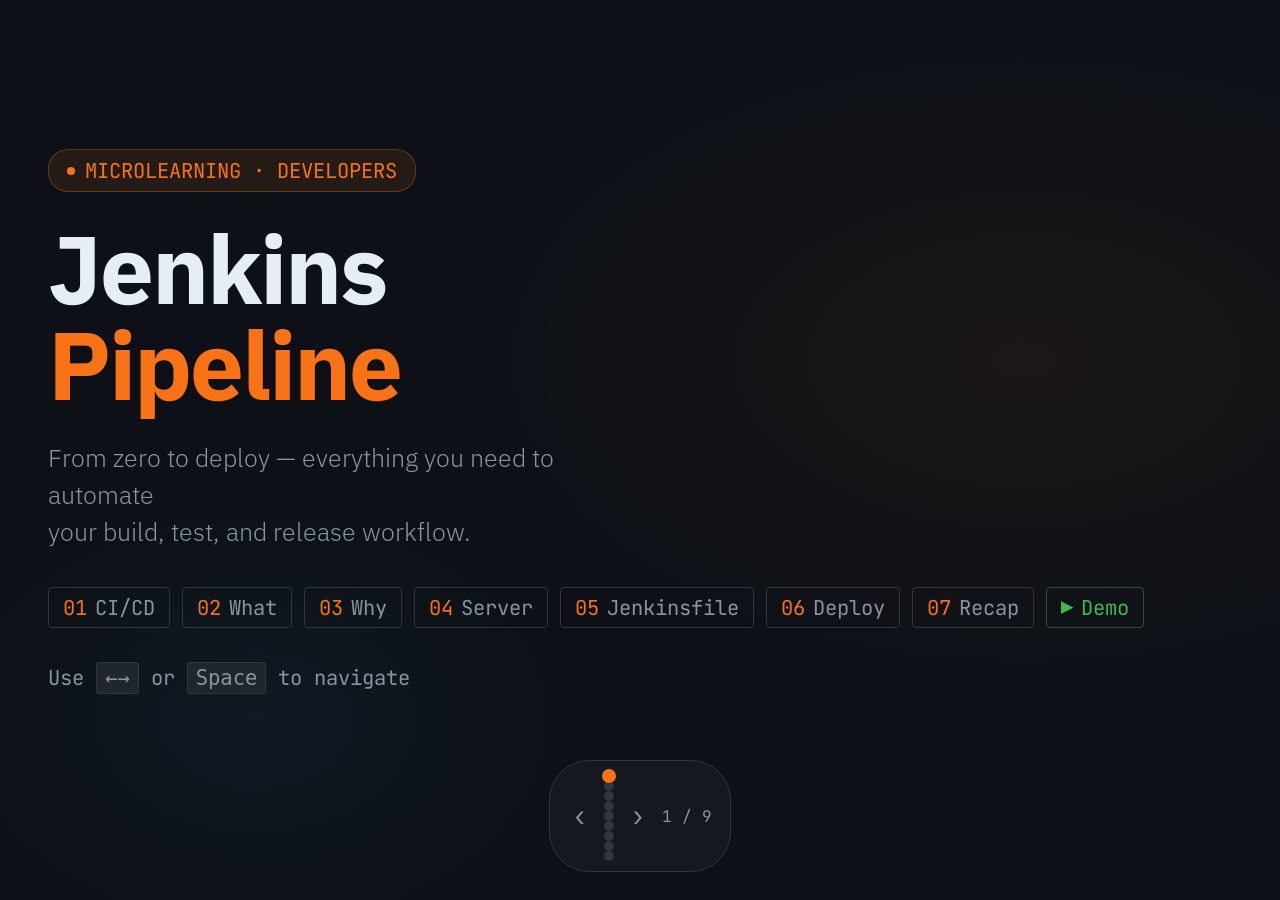
<file: jenkins-demo.html>
<!DOCTYPE html>
<html lang="en">
<head>
<meta charset="UTF-8"/>
<meta name="viewport" content="width=device-width, initial-scale=1.0"/>
<title>Jenkins Pipeline — Microlearning + Demo</title>
<link rel="preconnect" href="https://fonts.googleapis.com"/>
<link href="https://fonts.googleapis.com/css2?family=JetBrains+Mono:wght@400;600;700&family=IBM+Plex+Sans:wght@300;400;600;700&display=swap" rel="stylesheet"/>
<style>
:root{
  --bg:#0D1117;
  --surface:#161B22;
  --surface2:#21262D;
  --border:#30363D;
  --orange:#F97316;
  --orange-dim:#7C3813;
  --green:#3FB950;
  --green-dim:#1A3E22;
  --blue:#58A6FF;
  --blue-dim:#1B3A6B;
  --purple:#BC8CFF;
  --red:#F85149;
  --yellow:#E3B341;
  --text:#E6EDF3;
  --muted:#8B949E;
  --code-bg:#0D1117;
  --font-mono:'JetBrains Mono',monospace;
  --font-body:'IBM Plex Sans',sans-serif;
}
*{box-sizing:border-box;margin:0;padding:0}
html,body{height:100%;overflow:hidden;background:var(--bg);color:var(--text);font-family:var(--font-body)}

/* ─── SLIDE ENGINE ─────────────────────────────────────────────────── */
#app{width:100vw;height:100vh;position:relative;overflow:hidden}
.slide{
  position:absolute;inset:0;display:flex;flex-direction:column;
  padding:0;opacity:0;pointer-events:none;
  transition:opacity .4s ease,transform .4s ease;
  transform:translateX(40px);
}
.slide.active{opacity:1;pointer-events:all;transform:translateX(0)}
.slide.prev{opacity:0;transform:translateX(-40px)}

/* ─── NAV ──────────────────────────────────────────────────────────── */
#nav{
  position:fixed;bottom:28px;left:50%;transform:translateX(-50%);
  display:flex;align-items:center;gap:12px;z-index:100;
  background:rgba(22,27,34,.9);border:1px solid var(--border);
  border-radius:40px;padding:10px 18px;backdrop-filter:blur(12px);
}
.dot{width:10px;height:10px;border-radius:50%;background:var(--border);cursor:pointer;transition:all .2s}
.dot.active{background:var(--orange);transform:scale(1.4)}
.dot:hover{background:var(--muted)}
.nav-btn{
  background:none;border:none;color:var(--muted);cursor:pointer;
  font-size:26px;padding:0 4px;transition:color .2s;line-height:1;
  font-family:var(--font-mono);
}
.nav-btn:hover{color:var(--text)}
#slide-counter{font-family:var(--font-mono);font-size:16px;color:var(--muted);min-width:40px;text-align:center}
#progress-bar{
  position:fixed;top:0;left:0;height:2px;background:var(--orange);
  transition:width .4s ease;z-index:200;
  box-shadow:0 0 8px var(--orange);
}

/* ─── SLIDE CHROME ─────────────────────────────────────────────────── */
.slide-header{
  display:flex;align-items:center;gap:14px;
  padding:20px 52px 0;
  font-family:var(--font-mono);font-size:20.5px;color:var(--muted);
  flex-shrink:0;
}
.slide-tag{
  background:var(--surface2);border:1px solid var(--border);
  border-radius:4px;padding:4px 12px;font-size:19px;
  font-family:var(--font-mono);
}
.slide-tag.orange{border-color:var(--orange-dim);color:var(--orange)}
.slide-tag.green{border-color:var(--green-dim);color:var(--green)}
.slide-tag.blue{border-color:var(--blue-dim);color:var(--blue)}
.slide-content{flex:1;padding:20px 56px 86px;overflow:hidden}

/* ─── TYPOGRAPHY ───────────────────────────────────────────────────── */
.title-xl{font-size:clamp(75.5px,7.5vw,139px);font-weight:700;line-height:1.0;letter-spacing:-2px}
.title-lg{font-size:clamp(46.5px,4.5vw,75.5px);font-weight:700;line-height:1.1;letter-spacing:-1px}
.title-md{font-size:clamp(32px,2.8vw,46.5px);font-weight:600}
.subtitle{font-size:clamp(24.5px,1.9vw,32px);color:var(--muted);font-weight:300;line-height:1.5}
.accent{color:var(--orange)}
.accent-green{color:var(--green)}
.accent-blue{color:var(--blue)}
.mono{font-family:var(--font-mono)}

/* ─── CARDS ────────────────────────────────────────────────────────── */
.card{
  background:var(--surface);border:1px solid var(--border);
  border-radius:10px;padding:28px;
}
.card-grid{display:grid;gap:18px}
.card-grid.cols-3{grid-template-columns:repeat(3,1fr)}
.card-grid.cols-2{grid-template-columns:repeat(2,1fr)}
.card-grid.cols-4{grid-template-columns:repeat(4,1fr)}

.card-icon{font-size:52px;margin-bottom:14px}
.card-title{font-size:26px;font-weight:600;margin-bottom:8px}
.card-body{font-size:22px;color:var(--muted);line-height:1.6}

.card.orange-top{border-top:3px solid var(--orange)}
.card.green-top{border-top:3px solid var(--green)}
.card.blue-top{border-top:3px solid var(--blue)}
.card.purple-top{border-top:3px solid var(--purple)}

/* ─── CODE BLOCK ───────────────────────────────────────────────────── */
.code-wrap{
  background:#010409;border:1px solid var(--border);border-radius:8px;
  font-family:var(--font-mono);font-size:22px;line-height:1.8;
  overflow:auto;position:relative;
}
.code-titlebar{
  display:flex;align-items:center;gap:8px;
  background:var(--surface2);padding:10px 16px;border-bottom:1px solid var(--border);
}
.dot-r{width:12px;height:12px;border-radius:50%;background:#F85149}
.dot-y{width:12px;height:12px;border-radius:50%;background:#E3B341}
.dot-g{width:12px;height:12px;border-radius:50%;background:#3FB950}
.code-filename{font-size:19px;color:var(--muted);margin-left:6px}
.code-body{padding:18px 22px}
.kw{color:#FF7B72}
.fn{color:#D2A8FF}
.str{color:#A5D6FF}
.val{color:#FFA657}
.cmt{color:#8B949E;font-style:italic}
.prop{color:#79C0FF}

/* ─── SLIDE 1 — TITLE ──────────────────────────────────────────────── */
#s1{
  background:var(--bg);
  background-image:
    radial-gradient(ellipse 60% 50% at 80% 40%, rgba(249,115,22,.06) 0%, transparent 70%),
    radial-gradient(ellipse 40% 40% at 20% 80%, rgba(88,166,255,.05) 0%, transparent 60%);
}
.s1-layout{
  flex:1;display:flex;flex-direction:column;justify-content:center;
  padding:0 48px 60px;gap:28px;
}
.s1-badge{
  display:inline-flex;align-items:center;gap:10px;
  background:rgba(249,115,22,.1);border:1px solid rgba(249,115,22,.3);
  border-radius:20px;padding:7px 18px;
  font-family:var(--font-mono);font-size:20.5px;color:var(--orange);
  width:fit-content;
}
.badge-dot{width:8px;height:8px;border-radius:50%;background:var(--orange);animation:pulse 1.5s infinite}
@keyframes pulse{0%,100%{opacity:1}50%{opacity:.3}}

.s1-toc{
  display:flex;gap:12px;flex-wrap:wrap;margin-top:8px;
}
.toc-item{
  font-family:var(--font-mono);font-size:20.5px;color:var(--muted);
  border:1px solid var(--border);border-radius:4px;padding:6px 14px;
}
.toc-item span{color:var(--orange);margin-right:8px}

/* ─── SLIDE 2 — WHAT ───────────────────────────────────────────────── */
.definition-box{
  background:var(--surface);border-left:4px solid var(--orange);
  border-radius:0 8px 8px 0;padding:28px 36px;
  font-size:29px;line-height:1.65;margin-bottom:20px;
}

/* ─── SLIDE 3 — WHY ────────────────────────────────────────────────── */
.compare-grid{display:grid;grid-template-columns:1fr 50px 1fr;gap:0;height:100%}
.compare-col{background:var(--surface);border:1px solid var(--border);border-radius:8px;padding:28px}
.compare-col.bad{border-top:3px solid var(--red)}
.compare-col.good{border-top:3px solid var(--green)}
.compare-arrow{display:flex;align-items:center;justify-content:center;font-size:43.5px;color:var(--orange)}
.compare-header{display:flex;align-items:center;gap:10px;font-size:24.5px;font-weight:600;margin-bottom:18px;padding-bottom:14px;border-bottom:1px solid var(--border)}
.compare-item{
  display:flex;align-items:flex-start;gap:12px;margin-bottom:14px;
  font-size:23px;line-height:1.5;
}
.compare-item .icon{font-size:29px;flex-shrink:0;margin-top:1px}

/* ─── SLIDE 4 — CI/CD ──────────────────────────────────────────────── */
.pipeline-flow{
  display:flex;align-items:stretch;gap:0;
  background:var(--surface);border:1px solid var(--border);border-radius:8px;
  overflow:hidden;margin-bottom:16px;
}
.pf-stage{
  flex:1;padding:18px 12px;text-align:center;position:relative;
  border-right:1px solid var(--border);
}
.pf-stage:last-child{border-right:none}
.pf-stage::after{
  content:'›';position:absolute;right:-10px;top:50%;transform:translateY(-50%);
  color:var(--muted);font-size:32px;z-index:1;
}
.pf-stage:last-child::after{display:none}
.pf-icon{font-size:46.5px;margin-bottom:10px}
.pf-label{font-size:22px;font-weight:600;color:var(--text)}
.pf-desc{font-size:19px;color:var(--muted);margin-top:5px;line-height:1.4}
.pf-stage.ci-stage{background:rgba(88,166,255,.05)}
.pf-stage.cd-stage{background:rgba(249,115,22,.05)}

.legend-row{display:flex;gap:14px}
.legend-badge{
  display:flex;align-items:center;gap:12px;
  background:var(--surface);border:1px solid var(--border);
  border-radius:6px;padding:18px 24px;flex:1;font-size:22px;
}
.legend-key{
  font-family:var(--font-mono);font-size:35px;font-weight:700;
  border-radius:4px;padding:4px 12px;
}
.legend-key.ci{background:rgba(88,166,255,.15);color:var(--blue)}
.legend-key.cd{background:rgba(249,115,22,.15);color:var(--orange)}

/* ─── SLIDE 5 — SERVER ─────────────────────────────────────────────── */
.arch-grid{display:grid;grid-template-columns:1.2fr .8fr 1.2fr;gap:16px;height:100%}
.arch-box{
  background:var(--surface);border:1px solid var(--border);border-radius:8px;
  display:flex;flex-direction:column;padding:22px;
}
.arch-title{
  font-size:22px;font-weight:600;font-family:var(--font-mono);
  padding-bottom:12px;margin-bottom:12px;border-bottom:1px solid var(--border);
  display:flex;align-items:center;gap:10px;
}
.arch-step{
  display:flex;align-items:flex-start;gap:12px;
  margin-bottom:12px;font-size:20.5px;line-height:1.5;
}
.step-num{
  min-width:30px;height:30px;border-radius:50%;
  font-family:var(--font-mono);font-size:17.5px;font-weight:700;
  display:flex;align-items:center;justify-content:center;flex-shrink:0;
  background:rgba(249,115,22,.2);color:var(--orange);
}
.arch-arrow{
  display:flex;align-items:center;justify-content:center;
  font-size:40.5px;color:var(--orange);flex-shrink:0;align-self:center;
  flex-direction:column;gap:5px;
}
.arch-arrow small{font-size:17.5px;color:var(--muted);font-family:var(--font-mono)}
.agent-item{
  display:flex;align-items:center;gap:10px;margin-bottom:10px;
  font-size:20.5px;padding:8px 10px;border-radius:4px;
  background:rgba(63,185,80,.07);border:1px solid rgba(63,185,80,.2);
}

/* ─── SLIDE 6 — JENKINSFILE ────────────────────────────────────────── */
.jf-layout{display:grid;grid-template-columns:1fr 1fr;gap:16px;height:100%}
.component-list{display:flex;flex-direction:column;gap:9px}
.comp-item{
  display:flex;align-items:flex-start;gap:14px;
  background:var(--surface);border:1px solid var(--border);border-radius:6px;
  padding:12px 14px;transition:border-color .2s;
}
.comp-item:hover{border-color:var(--orange)}
.comp-bar{width:4px;border-radius:2px;flex-shrink:0;align-self:stretch;min-height:16px}
.comp-name{font-family:var(--font-mono);font-size:22px;font-weight:600;margin-bottom:4px}
.comp-desc{font-size:19px;color:var(--muted);line-height:1.4}

/* ─── SLIDE 7 — DEPLOY ─────────────────────────────────────────────── */
.deploy-steps{display:grid;grid-template-columns:repeat(4,1fr);gap:0;height:100%;align-items:stretch}
.deploy-step{
  background:var(--surface);border:1px solid var(--border);
  padding:22px 18px;display:flex;flex-direction:column;gap:12px;
  position:relative;
}
.deploy-step::after{
  content:'→';position:absolute;right:-14px;top:50%;transform:translateY(-50%);
  color:var(--orange);font-size:32px;z-index:1;font-weight:700;
}
.deploy-step:last-child::after{display:none}
.deploy-step:first-child{border-radius:8px 0 0 8px}
.deploy-step:last-child{border-radius:0 8px 8px 0}
.step-badge{
  width:42px;height:42px;border-radius:50%;
  font-family:var(--font-mono);font-size:22px;font-weight:700;
  display:flex;align-items:center;justify-content:center;
  background:rgba(249,115,22,.15);color:var(--orange);border:1px solid rgba(249,115,22,.3);
  flex-shrink:0;
}
.deploy-icon{font-size:37.5px}
.deploy-title{font-size:23px;font-weight:600}
.deploy-code{
  font-family:var(--font-mono);font-size:19px;color:var(--muted);
  background:#010409;border:1px solid var(--border);border-radius:4px;
  padding:10px 12px;line-height:1.8;flex:1;overflow:hidden;
}
.deploy-code .hl{color:var(--green)}
.deploy-code .cmd{color:var(--blue)}
.tip-bar{
  background:rgba(63,185,80,.07);border:1px solid rgba(63,185,80,.2);
  border-radius:6px;padding:12px 18px;font-size:20.5px;
  display:flex;align-items:center;gap:12px;margin-top:12px;color:var(--green);
  flex-shrink:0;
}

/* ─── SLIDE 8 — RECAP ──────────────────────────────────────────────── */
.recap-grid{display:grid;grid-template-columns:repeat(3,1fr);gap:12px;height:100%}
.recap-card{
  background:var(--surface);border:1px solid var(--border);border-radius:8px;
  padding:20px;display:flex;flex-direction:column;gap:10px;
  transition:border-color .2s,transform .2s;cursor:default;
}
.recap-card:hover{border-color:var(--orange);transform:translateY(-2px)}
.recap-num{font-family:var(--font-mono);font-size:19px;color:var(--muted)}
.recap-title{font-size:26px;font-weight:600;display:flex;align-items:center;gap:10px}
.recap-body{font-size:20.5px;color:var(--muted);line-height:1.55;flex:1}
.next-cta{
  display:flex;align-items:center;justify-content:space-between;
  background:rgba(249,115,22,.08);border:1px solid rgba(249,115,22,.25);
  border-radius:8px;padding:14px 22px;margin-top:8px;flex-shrink:0;
}
.cta-btn{
  background:var(--orange);color:white;border:none;border-radius:6px;
  padding:10px 24px;font-family:var(--font-mono);font-size:22px;font-weight:600;
  cursor:pointer;transition:all .2s;display:flex;align-items:center;gap:8px;
}
.cta-btn:hover{background:#EA6C0A;transform:translateX(3px)}

/* ─── SLIDE 9 — DEMO ───────────────────────────────────────────────── */
#s9{background:var(--bg)}
.demo-header{
  padding:20px 36px;display:flex;align-items:center;justify-content:space-between;
  background:var(--surface);border-bottom:1px solid var(--border);flex-shrink:0;
}
.demo-title{font-family:var(--font-mono);font-size:23px;font-weight:600;display:flex;align-items:center;gap:12px}
.demo-controls{display:flex;align-items:center;gap:14px}
.run-btn{
  background:var(--green);color:#000;border:none;border-radius:6px;
  padding:14px 30px;font-family:var(--font-mono);font-size:22px;font-weight:700;
  cursor:pointer;transition:all .2s;display:flex;align-items:center;gap:8px;
}
.run-btn:hover:not(:disabled){background:#2EA043;transform:translateY(-1px)}
.run-btn:disabled{opacity:.5;cursor:not-allowed;transform:none}
.run-btn.running{background:var(--yellow);color:#000}
.run-btn.failed{background:var(--red);color:#fff}
.reset-btn{
  background:var(--surface2);color:var(--muted);border:1px solid var(--border);
  border-radius:6px;padding:10px 16px;font-family:var(--font-mono);font-size:20.5px;
  cursor:pointer;transition:all .2s;
}
.reset-btn:hover{border-color:var(--muted);color:var(--text)}
.fail-toggle{display:flex;align-items:center;gap:8px;font-size:20.5px;color:var(--muted);font-family:var(--font-mono);cursor:pointer}
.fail-toggle input{accent-color:var(--red);width:16px;height:16px}

.demo-body{flex:1;display:grid;grid-template-columns:380px 1fr;overflow:hidden}
.demo-left{
  border-right:1px solid var(--border);display:flex;flex-direction:column;overflow:hidden;
}
.demo-right{display:flex;flex-direction:column;overflow:hidden}

/* Pipeline stages */
.stages-panel{
  border-bottom:1px solid var(--border);padding:22px 28px;flex-shrink:0;
}
.stages-row{display:flex;align-items:center;gap:8px}
.stage-node{
  flex:1;background:var(--surface2);border:1px solid var(--border);border-radius:8px;
  padding:20px 14px;text-align:center;transition:all .3s;position:relative;
}
.stage-node.pending{}
.stage-node.running{
  border-color:var(--yellow);background:rgba(227,179,65,.08);
  animation:stage-pulse .8s ease-in-out infinite alternate;
}
@keyframes stage-pulse{from{box-shadow:0 0 0 0 rgba(227,179,65,.2)}to{box-shadow:0 0 14px 2px rgba(227,179,65,.15)}}
.stage-node.success{border-color:var(--green);background:rgba(63,185,80,.07)}
.stage-node.failed{border-color:var(--red);background:rgba(248,81,73,.08)}
.stage-icon{font-size:37.5px;margin-bottom:6px}
.stage-name{font-size:19px;font-weight:600;font-family:var(--font-mono);color:var(--text)}
.stage-time{font-size:17.5px;color:var(--muted);margin-top:4px;font-family:var(--font-mono)}
.stage-arrow{color:var(--muted);font-size:26px;flex-shrink:0}

.spinner{
  width:26px;height:26px;border:3px solid rgba(227,179,65,.2);
  border-top-color:var(--yellow);border-radius:50%;
  animation:spin .6s linear infinite;display:inline-block;vertical-align:middle;
}
@keyframes spin{to{transform:rotate(360deg)}}

/* Console */
.console-panel{flex:1;display:flex;flex-direction:column;overflow:hidden}
.panel-label{
  padding:13px 20px;font-family:var(--font-mono);font-size:19px;color:var(--muted);
  background:var(--surface);border-bottom:1px solid var(--border);
  display:flex;align-items:center;justify-content:space-between;flex-shrink:0;
}
.console-output{
  flex:1;overflow-y:auto;padding:16px 20px;
  font-family:var(--font-mono);font-size:20.5px;line-height:1.8;
  background:#010409;
}
.console-output::-webkit-scrollbar{width:5px}
.console-output::-webkit-scrollbar-thumb{background:var(--border);border-radius:2px}
.log-line{display:flex;gap:14px;margin-bottom:1px;animation:log-in .15s ease}
@keyframes log-in{from{opacity:0;transform:translateY(4px)}to{opacity:1;transform:none}}
.log-time{color:#3D444D;flex-shrink:0;min-width:75px}
.log-text.ok{color:var(--green)}
.log-text.warn{color:var(--yellow)}
.log-text.err{color:var(--red)}
.log-text.info{color:var(--blue)}
.log-text.cmd{color:var(--purple)}
.log-text.plain{color:#8B949E}
.log-text.header{color:var(--text);font-weight:700}

/* Metrics bar */
.metrics-bar{
  display:flex;gap:0;border-top:1px solid var(--border);flex-shrink:0;
}
.metric{
  flex:1;padding:16px 22px;border-right:1px solid var(--border);
  font-family:var(--font-mono);font-size:19px;
}
.metric:last-child{border-right:none}
.metric-label{color:var(--muted);margin-bottom:3px}
.metric-val{font-size:32px;font-weight:700;color:var(--text)}
.metric-val.green{color:var(--green)}
.metric-val.yellow{color:var(--yellow)}
.metric-val.red{color:var(--red)}

/* Jenkinsfile panel */
.jf-panel{flex:1;display:flex;flex-direction:column;overflow:hidden}
.jf-editor{
  flex:1;overflow-y:auto;padding:16px 20px;
  font-family:var(--font-mono);font-size:20.5px;line-height:1.9;
  background:#010409;color:var(--muted);
  white-space:pre;
}
.jf-editor::-webkit-scrollbar{width:5px}
.jf-editor::-webkit-scrollbar-thumb{background:var(--border);border-radius:2px}
.hl-stage{
  display:block;margin:-1px -20px;padding:1px 20px;
  transition:background .3s;
}
.hl-stage.active-stage{background:rgba(227,179,65,.08)}
.hl-stage.done-stage{background:rgba(63,185,80,.05)}
.hl-stage.fail-stage{background:rgba(248,81,73,.07)}

/* Responsive tweaks */
@media (max-width:900px){
  .demo-body{grid-template-columns:1fr}
  .demo-left{border-right:none;border-bottom:1px solid var(--border);max-height:40%}
}
</style>
</head>
<body>
<div id="app">

<!-- ══ PROGRESS BAR ══ -->
<div id="progress-bar"></div>

<!-- ═══════════════════════════════════════════════════════════════════
     SLIDE 1 — TITLE
════════════════════════════════════════════════════════════════════ -->
<div class="slide active" id="s1">
  <div class="s1-layout">
    <div class="s1-badge">
      <span class="badge-dot"></span>
      MICROLEARNING · DEVELOPERS
    </div>
    <div>
      <div class="title-xl" style="color:var(--text)">Jenkins</div>
      <div class="title-xl accent">Pipeline</div>
    </div>
    <div class="subtitle" style="max-width:520px">
      From zero to deploy — everything you need to automate<br/>
      your build, test, and release workflow.
    </div>
    <div class="s1-toc">
      <div class="toc-item"><span>01</span>CI/CD</div>
      <div class="toc-item"><span>02</span>What</div>
      <div class="toc-item"><span>03</span>Why</div>
      <div class="toc-item"><span>04</span>Server</div>
      <div class="toc-item"><span>05</span>Jenkinsfile</div>
      <div class="toc-item"><span>06</span>Deploy</div>
      <div class="toc-item"><span>07</span>Recap</div>
      <div class="toc-item" style="border-color:rgba(63,185,80,.4);color:var(--green)"><span style="color:var(--green)">▶</span>Demo</div>
    </div>
    <div style="font-family:var(--font-mono);font-size:20.5px;color:var(--muted);margin-top:8px">
      Use <kbd style="background:var(--surface2);border:1px solid var(--border);padding:3px 8px;border-radius:3px">←→</kbd> or <kbd style="background:var(--surface2);border:1px solid var(--border);padding:3px 8px;border-radius:3px">Space</kbd> to navigate
    </div>
  </div>
</div>

<!-- ═══════════════════════════════════════════════════════════════════
     SLIDE 2 — CI/CD BIG PICTURE
════════════════════════════════════════════════════════════════════ -->
<div class="slide" id="s4">
  <div class="slide-header">
    <span class="slide-tag orange">01 / CI/CD</span>
    <span style="color:var(--border)">─────</span>
    <span>The Big Picture</span>
  </div>
  <div class="slide-content" style="display:flex;flex-direction:column;gap:14px">
    <div class="legend-row">
      <div class="legend-badge">
        <span class="legend-key ci">CI</span>
        <div>
          <div style="font-weight:600;font-size:23px">Continuous Integration</div>
          <div style="font-size:20.5px;color:var(--muted)">Automatically merge, build &amp; test on every commit</div>
        </div>
      </div>
      <div class="legend-badge">
        <span class="legend-key cd">CD</span>
        <div>
          <div style="font-weight:600;font-size:23px">Continuous Delivery / Deployment</div>
          <div style="font-size:20.5px;color:var(--muted)">Automatically deliver tested code to staging or production</div>
        </div>
      </div>
    </div>

    <div class="pipeline-flow" style="flex:1">
      <div class="pf-stage ci-stage">
        <div class="pf-icon">💻</div>
        <div class="pf-label">Code Commit</div>
        <div class="pf-desc">Developer pushes to Git</div>
        <div style="margin-top:10px;font-family:var(--font-mono);font-size:19px;color:var(--blue)">git push</div>
      </div>
      <div class="pf-stage ci-stage">
        <div class="pf-icon">🔔</div>
        <div class="pf-label">Webhook Trigger</div>
        <div class="pf-desc">GitHub/GitLab pings Jenkins</div>
        <div style="margin-top:10px;font-family:var(--font-mono);font-size:19px;color:var(--blue)">HTTP POST</div>
      </div>
      <div class="pf-stage ci-stage">
        <div class="pf-icon">🔨</div>
        <div class="pf-label">Build</div>
        <div class="pf-desc">Compile, package, lint</div>
        <div style="margin-top:10px;font-family:var(--font-mono);font-size:19px;color:var(--orange)">mvn package</div>
      </div>
      <div class="pf-stage ci-stage">
        <div class="pf-icon">🧪</div>
        <div class="pf-label">Test</div>
        <div class="pf-desc">Unit, integration, coverage</div>
        <div style="margin-top:10px;font-family:var(--font-mono);font-size:19px;color:var(--orange)">pytest / jest</div>
      </div>
      <div class="pf-stage cd-stage">
        <div class="pf-icon">📦</div>
        <div class="pf-label">Package</div>
        <div class="pf-desc">Docker image, artifact</div>
        <div style="margin-top:10px;font-family:var(--font-mono);font-size:19px;color:var(--orange)">docker build</div>
      </div>
      <div class="pf-stage cd-stage">
        <div class="pf-icon">🧩</div>
        <div class="pf-label">Deploy Staging</div>
        <div class="pf-desc">Push to test environment</div>
        <div style="margin-top:10px;font-family:var(--font-mono);font-size:19px;color:var(--orange)">helm upgrade</div>
      </div>
      <div class="pf-stage cd-stage">
        <div class="pf-icon">🚀</div>
        <div class="pf-label">Release Prod</div>
        <div class="pf-desc">Auto or approval gate</div>
        <div style="margin-top:10px;font-family:var(--font-mono);font-size:19px;color:var(--orange)">input('OK?')</div>
      </div>
    </div>

    <div style="display:flex;gap:16px;flex-shrink:0">
      <div style="background:rgba(88,166,255,.07);border:1px solid rgba(88,166,255,.2);border-radius:6px;padding:12px 18px;flex:1;font-size:22px">
        <span style="color:var(--blue);font-weight:600">CI boundary:</span><span style="color:var(--muted)"> Everything up to and including Test. Goal: fast feedback (&lt;10 min)</span>
      </div>
      <div style="background:rgba(249,115,22,.07);border:1px solid rgba(249,115,22,.2);border-radius:6px;padding:12px 18px;flex:1;font-size:22px">
        <span style="color:var(--orange);font-weight:600">CD boundary:</span><span style="color:var(--muted)"> Package → Staging → Production. Gate with approvals for prod</span>
      </div>
    </div>
  </div>
</div>

<!-- ═══════════════════════════════════════════════════════════════════
     SLIDE 3 — WHAT IS JENKINS?
════════════════════════════════════════════════════════════════════ -->
<div class="slide" id="s2">
  <div class="slide-header">
    <span class="slide-tag orange">02 / WHAT</span>
    <span style="color:var(--border)">─────</span>
    <span>What is Jenkins?</span>
  </div>
  <div class="slide-content" style="display:flex;flex-direction:column;gap:16px">
    <div class="definition-box">
      <span class="accent" style="font-weight:700">Jenkins</span> is an open-source
      <span style="color:var(--blue)">automation server</span> that helps teams
      <span class="accent" style="font-weight:600">build, test, and deploy</span>
      software continuously, reliably, and without manual intervention.
    </div>
    <div class="card-grid cols-3" style="flex:1">
      <div class="card orange-top">
        <div class="card-icon">🖥️</div>
        <div class="card-title">Automation Server</div>
        <div class="card-body">Runs your build &amp; test jobs automatically on every code change — no manual trigger needed.</div>
        <div style="margin-top:14px;font-family:var(--font-mono);font-size:19px;color:var(--muted)">
          free &amp; open source · Java-based · self-hosted
        </div>
      </div>
      <div class="card blue-top">
        <div class="card-icon">📄</div>
        <div class="card-title">Pipeline as Code</div>
        <div class="card-body">Define your entire workflow in a <span class="mono" style="color:var(--orange)">Jenkinsfile</span> — version-controlled, reviewable, and repeatable.</div>
        <div style="margin-top:14px;font-family:var(--font-mono);font-size:19px;color:var(--muted)">
          Groovy DSL · declarative syntax
        </div>
      </div>
      <div class="card green-top">
        <div class="card-icon">🔌</div>
        <div class="card-title">Plugin Ecosystem</div>
        <div class="card-body">1,800+ plugins to integrate with Git, Docker, Kubernetes, Slack, AWS, Jira, and virtually everything else.</div>
        <div style="margin-top:14px;font-family:var(--font-mono);font-size:19px;color:var(--muted)">
          Git · Docker · K8s · Slack · AWS
        </div>
      </div>
    </div>
    <div style="display:flex;gap:28px;font-family:var(--font-mono);font-size:20.5px;color:var(--muted)">
      <span>⭐ 23k+ GitHub stars</span>
      <span>🏢 Used by Netflix, LinkedIn, NASA</span>
      <span>📅 Released 2011 (Hudson fork)</span>
      <span>☕ Runs on JVM</span>
    </div>
  </div>
</div>

<!-- ═══════════════════════════════════════════════════════════════════
     SLIDE 4 — WHY JENKINS?
════════════════════════════════════════════════════════════════════ -->
<div class="slide" id="s3">
  <div class="slide-header">
    <span class="slide-tag orange">03 / WHY</span>
    <span style="color:var(--border)">─────</span>
    <span>Why Jenkins?</span>
  </div>
  <div class="slide-content" style="display:flex;flex-direction:column;gap:12px">
    <div class="compare-grid" style="flex:1;align-items:stretch">
      <div class="compare-col bad">
        <div class="compare-header">
          <span style="color:var(--red)">✕</span>
          <span style="color:var(--red)">Without Jenkins</span>
        </div>
        <div class="compare-item"><span class="icon">😩</span><span>Manual builds — someone runs <code style="color:var(--muted);font-family:var(--font-mono)">./build.sh</code> by hand on every merge</span></div>
        <div class="compare-item"><span class="icon">🤷</span><span>"Works on my machine" — environment drift between devs</span></div>
        <div class="compare-item"><span class="icon">🕑</span><span>Tests run only before major releases, bugs pile up</span></div>
        <div class="compare-item"><span class="icon">📦</span><span>Deployments are manual, error-prone, and stressful</span></div>
        <div class="compare-item"><span class="icon">📉</span><span>No audit trail — who deployed what and when?</span></div>
        <div class="compare-item"><span class="icon">🧩</span><span>Onboarding takes days: "ask John how to release"</span></div>
      </div>
      <div class="compare-arrow">→</div>
      <div class="compare-col good">
        <div class="compare-header">
          <span style="color:var(--green)">✓</span>
          <span style="color:var(--green)">With Jenkins</span>
        </div>
        <div class="compare-item"><span class="icon">⚡</span><span>Every <code style="color:var(--green);font-family:var(--font-mono)">git push</code> triggers a build automatically via webhook</span></div>
        <div class="compare-item"><span class="icon">🐳</span><span>Consistent Docker-based agents — same env every time</span></div>
        <div class="compare-item"><span class="icon">✅</span><span>Tests run on every commit, failures reported in minutes</span></div>
        <div class="compare-item"><span class="icon">🚀</span><span>One-click or fully automatic deployments to any environment</span></div>
        <div class="compare-item"><span class="icon">📋</span><span>Full build history, logs, and stage-by-stage visibility</span></div>
        <div class="compare-item"><span class="icon">📖</span><span>Jenkinsfile IS the runbook — self-documenting process</span></div>
      </div>
    </div>
  </div>
</div>

<!-- ═══════════════════════════════════════════════════════════════════
     SLIDE 5 — SERVER / ARCHITECTURE
════════════════════════════════════════════════════════════════════ -->
<div class="slide" id="s5">
  <div class="slide-header">
    <span class="slide-tag orange">04 / SERVER</span>
    <span style="color:var(--border)">─────</span>
    <span>Behind the Scenes</span>
  </div>
  <div class="slide-content" style="display:flex;flex-direction:column;gap:12px">
    <div class="arch-grid" style="flex:1">
      <!-- LEFT: Developer + Git -->
      <div style="display:flex;flex-direction:column;gap:12px">
        <div class="arch-box" style="border-top:2px solid var(--blue)">
          <div class="arch-title">💻 <span style="color:var(--blue)">Developer</span></div>
          <div style="font-size:20.5px;color:var(--muted);line-height:1.7">
            1. Writes code locally<br/>
            2. Commits &amp; pushes to Git<br/>
            3. Receives build notification
          </div>
        </div>
        <div style="text-align:center;font-size:22px;color:var(--muted);font-family:var(--font-mono)">↓ git push</div>
        <div class="arch-box" style="border-top:2px solid #F05033;flex:1">
          <div class="arch-title">📦 <span style="color:#F05033">Git Repository</span></div>
          <div style="font-size:20.5px;color:var(--muted);line-height:1.7">
            Stores: source code, <span style="color:var(--orange)">Jenkinsfile</span><br/>
            On push → fires <span style="color:var(--yellow)">webhook</span> to Jenkins<br/><br/>
            <span style="color:var(--muted)">GitHub / GitLab / Bitbucket</span>
          </div>
        </div>
      </div>
      <!-- MIDDLE ARROW + JENKINS MASTER -->
      <div style="display:flex;flex-direction:column;align-items:center;gap:8px;padding:0 4px">
        <div style="flex:1;display:flex;flex-direction:column;align-items:center;justify-content:center;gap:4px">
          <div style="font-family:var(--font-mono);font-size:16px;color:var(--yellow)">webhook</div>
          <div style="font-size:37.5px;color:var(--orange)">→</div>
        </div>
        <div class="arch-box" style="border-top:2px solid var(--orange);width:100%;min-height:200px">
          <div class="arch-title">⚙️ <span style="color:var(--orange)">Jenkins Master</span></div>
          <div class="arch-step"><span class="step-num">1</span><span>Receives webhook</span></div>
          <div class="arch-step"><span class="step-num">2</span><span>Fetches Jenkinsfile</span></div>
          <div class="arch-step"><span class="step-num">3</span><span>Parses pipeline stages</span></div>
          <div class="arch-step"><span class="step-num">4</span><span>Schedules jobs on agents</span></div>
          <div class="arch-step"><span class="step-num">5</span><span>Collects results &amp; notifies</span></div>
        </div>
        <div style="flex:1;display:flex;flex-direction:column;align-items:center;justify-content:center;gap:5px">
          <div style="font-size:37.5px;color:var(--green)">→</div>
          <div style="font-family:var(--font-mono);font-size:17.5px;color:var(--green)">dispatch</div>
        </div>
      </div>
      <!-- RIGHT: Agents -->
      <div class="arch-box" style="border-top:2px solid var(--green)">
        <div class="arch-title">🤖 <span style="color:var(--green)">Build Agents</span></div>
        <div style="font-size:20.5px;color:var(--muted);margin-bottom:14px;line-height:1.6">
          Worker nodes that run the actual jobs. Can be static machines or ephemeral Docker containers.
        </div>
        <div class="agent-item">🔨 <span>Build Agent — compile &amp; package</span></div>
        <div class="agent-item">🧪 <span>Test Agent — run test suites</span></div>
        <div class="agent-item">🐳 <span>Docker Agent — containerized builds</span></div>
        <div class="agent-item">☁️ <span>Cloud Agent — AWS/GCP/K8s dynamic</span></div>
        <div style="margin-top:16px;font-size:19px;color:var(--muted);font-family:var(--font-mono)">
          label: 'linux' | 'docker' | 'gpu'
        </div>
      </div>
    </div>
  </div>
</div>

<!-- ═══════════════════════════════════════════════════════════════════
     SLIDE 6 — JENKINSFILE
════════════════════════════════════════════════════════════════════ -->
<div class="slide" id="s6">
  <div class="slide-header">
    <span class="slide-tag orange">05 / JENKINSFILE</span>
    <span style="color:var(--border)">─────</span>
    <span>Components</span>
  </div>
  <div class="slide-content">
    <div class="jf-layout">
      <!-- Code -->
      <div class="code-wrap">
        <div class="code-titlebar">
          <span class="dot-r"></span><span class="dot-y"></span><span class="dot-g"></span>
          <span class="code-filename">Jenkinsfile</span>
        </div>
        <div class="code-body"><pre style="margin:0;line-height:1.8"><span class="kw">pipeline</span> {

  <span class="prop">agent</span> <span class="val">any</span>          <span class="cmt">// run on any available agent</span>

  <span class="prop">environment</span> {
    <span class="fn">APP_NAME</span> = <span class="str">'my-service'</span>
    <span class="fn">DEPLOY_ENV</span> = <span class="str">'production'</span>
  }

  <span class="prop">stages</span> {

    <span class="kw">stage</span>(<span class="str">'Build'</span>) {
      <span class="prop">steps</span> {
        sh <span class="str">'./gradlew build'</span>
        <span class="fn">archiveArtifacts</span> <span class="str">'build/libs/*.jar'</span>
      }
    }

    <span class="kw">stage</span>(<span class="str">'Test'</span>) {
      <span class="prop">steps</span> {
        sh <span class="str">'./gradlew test'</span>
        <span class="fn">junit</span> <span class="str">'build/test-results/**/*.xml'</span>
      }
    }

    <span class="kw">stage</span>(<span class="str">'Deploy'</span>) {
      <span class="prop">when</span> { branch <span class="str">'main'</span> }
      <span class="prop">steps</span> {
        sh <span class="str">'./deploy.sh $DEPLOY_ENV'</span>
      }
    }

  }

  <span class="prop">post</span> {
    <span class="fn">always</span>  { <span class="fn">cleanWs</span>() }
    <span class="fn">success</span> { <span class="fn">slackSend</span> <span class="str">'✅ Build OK'</span> }
    <span class="fn">failure</span> { <span class="fn">slackSend</span> <span class="str">'❌ Build FAILED'</span> }
  }
}</pre></div>
      </div>
      <!-- Components -->
      <div class="component-list">
        <div class="comp-item">
          <div class="comp-bar" style="background:#FF7B72"></div>
          <div><div class="comp-name" style="color:#FF7B72">pipeline { }</div><div class="comp-desc">The root block. Everything lives inside this. Marks the file as a Declarative Pipeline.</div></div>
        </div>
        <div class="comp-item">
          <div class="comp-bar" style="background:var(--blue)"></div>
          <div><div class="comp-name" style="color:var(--blue)">agent</div><div class="comp-desc">Where to run. <code>any</code> = any agent. Use <code>docker</code>, <code>label</code>, or <code>kubernetes</code> for specifics.</div></div>
        </div>
        <div class="comp-item">
          <div class="comp-bar" style="background:var(--orange)"></div>
          <div><div class="comp-name" style="color:var(--orange)">environment { }</div><div class="comp-desc">Define env vars accessible in all stages. Can also inject from secrets managers.</div></div>
        </div>
        <div class="comp-item">
          <div class="comp-bar" style="background:var(--yellow)"></div>
          <div><div class="comp-name" style="color:var(--yellow)">stage('Name') { }</div><div class="comp-desc">Logical grouping shown in the Jenkins UI. Makes progress visible. Each stage runs sequentially (or parallel with <code>parallel</code>).</div></div>
        </div>
        <div class="comp-item">
          <div class="comp-bar" style="background:var(--green)"></div>
          <div><div class="comp-name" style="color:var(--green)">steps { }</div><div class="comp-desc">The actual commands: <code>sh</code>, <code>bat</code>, <code>docker</code>, <code>git</code>, <code>withCredentials</code>, custom steps.</div></div>
        </div>
        <div class="comp-item">
          <div class="comp-bar" style="background:var(--purple)"></div>
          <div><div class="comp-name" style="color:var(--purple)">post { }</div><div class="comp-desc">Runs after all stages. Conditions: <code>always</code>, <code>success</code>, <code>failure</code>, <code>unstable</code>, <code>cleanup</code>.</div></div>
        </div>
        <div class="comp-item">
          <div class="comp-bar" style="background:var(--muted)"></div>
          <div><div class="comp-name" style="color:var(--muted)">when { }</div><div class="comp-desc">Conditionally run a stage. Filter by <code>branch</code>, <code>environment</code>, <code>expression</code>, or <code>tag</code>.</div></div>
        </div>
      </div>
    </div>
  </div>
</div>

<!-- ═══════════════════════════════════════════════════════════════════
     SLIDE 7 — LOCAL → SERVER
════════════════════════════════════════════════════════════════════ -->
<div class="slide" id="s7">
  <div class="slide-header">
    <span class="slide-tag orange">06 / DEPLOY</span>
    <span style="color:var(--border)">─────</span>
    <span>Local → Server: Moving Your Jenkinsfile</span>
  </div>
  <div class="slide-content" style="display:flex;flex-direction:column;gap:12px">
    <div class="deploy-steps" style="flex:1">
      <div class="deploy-step" style="border-radius:8px 0 0 8px">
        <div style="display:flex;align-items:center;gap:10px">
          <div class="step-badge">1</div>
          <span class="deploy-icon">📄</span>
        </div>
        <div class="deploy-title">Create Locally</div>
        <div class="deploy-code">
<span class="hl">myproject/</span>
├── src/
├── tests/
├── <span class="cmd">Jenkinsfile</span>  ← here
├── Dockerfile
└── README.md
        </div>
      </div>
      <div class="deploy-step">
        <div style="display:flex;align-items:center;gap:10px">
          <div class="step-badge">2</div>
          <span class="deploy-icon">📦</span>
        </div>
        <div class="deploy-title">Commit &amp; Push</div>
        <div class="deploy-code">
<span class="cmd">git add</span> Jenkinsfile
<span class="cmd">git commit</span> -m \
  "Add pipeline"
<span class="cmd">git push</span> origin main

<span class="hl"># Jenkins reads it
# from Git — no
# manual copy!</span>
        </div>
      </div>
      <div class="deploy-step">
        <div style="display:flex;align-items:center;gap:10px">
          <div class="step-badge">3</div>
          <span class="deploy-icon">⚙️</span>
        </div>
        <div class="deploy-title">Configure Job</div>
        <div class="deploy-code">
Jenkins UI:
<span class="hl">New Item</span>
  → Pipeline
<span class="hl">Definition:</span>
  Pipeline from SCM
<span class="hl">SCM:</span> Git
<span class="cmd">Repo URL:</span> paste
<span class="cmd">Branch:</span> */main
  → Save
        </div>
      </div>
      <div class="deploy-step" style="border-radius:0 8px 8px 0">
        <div style="display:flex;align-items:center;gap:10px">
          <div class="step-badge">4</div>
          <span class="deploy-icon">🚀</span>
        </div>
        <div class="deploy-title">Trigger &amp; Verify</div>
        <div class="deploy-code">
<span class="hl"># Auto trigger:</span>
git push → webhook
→ Jenkins runs

<span class="hl"># Manual trigger:</span>
Click "Build Now"

<span class="cmd"># Check results:</span>
Blue Ocean UI
Console Output
Stage View
        </div>
      </div>
    </div>
    <div class="tip-bar">
      💡 <span><strong>Shared Library:</strong> Extract common stages into a shared library repo — import with <code style="font-family:var(--font-mono)">@Library('my-lib')</code> and reuse across every project.</span>
    </div>
  </div>
</div>

<!-- ═══════════════════════════════════════════════════════════════════
     SLIDE 8 — RECAP
════════════════════════════════════════════════════════════════════ -->
<div class="slide" id="s8">
  <div class="slide-header">
    <span class="slide-tag orange">07 / RECAP</span>
    <span style="color:var(--border)">─────</span>
    <span>Key Takeaways</span>
  </div>
  <div class="slide-content" style="display:flex;flex-direction:column;gap:12px">
    <div class="recap-grid" style="flex:1">
      <div class="recap-card" style="border-top:2px solid var(--orange)">
        <div class="recap-num">02 / WHAT</div>
        <div class="recap-title">🖥️ What is Jenkins</div>
        <div class="recap-body">Open-source automation server. Runs your build, test, and deploy pipeline on every code change.</div>
      </div>
      <div class="recap-card" style="border-top:2px solid var(--red)">
        <div class="recap-num">03 / WHY</div>
        <div class="recap-title">⚡ Why Jenkins</div>
        <div class="recap-body">Eliminates manual steps, provides instant feedback, consistent environments, and a full audit trail.</div>
      </div>
      <div class="recap-card" style="border-top:2px solid var(--blue)">
        <div class="recap-num">01 / CI/CD</div>
        <div class="recap-title">🔄 CI/CD Pipeline</div>
        <div class="recap-body">Push → Build → Test → Package → Deploy. CI = fast feedback. CD = reliable delivery.</div>
      </div>
      <div class="recap-card" style="border-top:2px solid var(--yellow)">
        <div class="recap-num">04 / SERVER</div>
        <div class="recap-title">⚙️ Server Architecture</div>
        <div class="recap-body">Master orchestrates, agents execute. Webhook fires on push. Jenkinsfile defines everything.</div>
      </div>
      <div class="recap-card" style="border-top:2px solid var(--green)">
        <div class="recap-num">05 / JENKINSFILE</div>
        <div class="recap-title">📄 Jenkinsfile</div>
        <div class="recap-body"><code style="font-family:var(--font-mono);font-size:16px">pipeline → agent → environment → stages → steps → post</code></div>
      </div>
      <div class="recap-card" style="border-top:2px solid var(--purple)">
        <div class="recap-num">06 / DEPLOY</div>
        <div class="recap-title">🚀 Local → Server</div>
        <div class="recap-body">Commit Jenkinsfile to Git → configure Pipeline job → link repo → auto-triggers on push.</div>
      </div>
    </div>
    <div class="next-cta">
      <div>
        <div style="font-size:24.5px;font-weight:600;margin-bottom:3px">Ready to see it in action?</div>
        <div style="font-size:20.5px;color:var(--muted)">Up next: live pipeline simulation demo</div>
      </div>
      <button class="cta-btn" onclick="goToSlide(8)">▶ Run Demo →</button>
    </div>
  </div>
</div>

<!-- ═══════════════════════════════════════════════════════════════════
     SLIDE 9 — DEMO
════════════════════════════════════════════════════════════════════ -->
<div class="slide" id="s9">
  <!-- Demo Header -->
  <div class="demo-header">
    <div class="demo-title">
      <span class="slide-tag green">DEMO</span>
      <span>Pipeline Simulator</span>
      <span id="build-num" style="color:var(--muted);font-size:17.5px"></span>
    </div>
    <div class="demo-controls">
      <label class="fail-toggle">
        <input type="checkbox" id="fail-toggle"/>
        Simulate Test Failure
      </label>
      <button class="reset-btn" id="resetBtn" onclick="resetDemo()">↺ Reset</button>
      <button class="run-btn" id="runBtn" onclick="runPipeline()">▶ Run Pipeline</button>
    </div>
  </div>

  <div class="demo-body">
    <!-- LEFT: Jenkinsfile -->
    <div class="demo-left">
      <div class="panel-label">
        <span>📄 Jenkinsfile</span>
        <span style="color:var(--green);font-size:14.5px">● SCM</span>
      </div>
      <div class="jf-panel">
        <div class="jf-editor" id="jf-viewer">
<span id="jf-line-pipeline" class="kw">pipeline</span> {

  <span class="prop">agent</span> { <span class="prop">docker</span> { <span class="val">image</span> <span class="str">'node:20-alpine'</span> } }

  <span class="prop">environment</span> {
    <span class="fn">APP</span>     = <span class="str">'my-service'</span>
    <span class="fn">VERSION</span> = <span class="str">'1.4.2'</span>
    <span class="fn">REGISTRY</span>= <span class="str">'registry.acme.io'</span>
  }

  <span class="prop">stages</span> {

<span id="jf-checkout" class="hl-stage">    <span class="kw">stage</span>(<span class="str">'Checkout'</span>) {
      <span class="prop">steps</span> {
        <span class="fn">checkout</span> scm
        sh <span class="str">'git log --oneline -5'</span>
      }
    }
</span>
<span id="jf-build" class="hl-stage">    <span class="kw">stage</span>(<span class="str">'Build'</span>) {
      <span class="prop">steps</span> {
        sh <span class="str">'npm ci'</span>
        sh <span class="str">'npm run build'</span>
        sh <span class="str">'docker build -t $APP:$VERSION .'</span>
      }
    }
</span>
<span id="jf-test" class="hl-stage">    <span class="kw">stage</span>(<span class="str">'Test'</span>) {
      <span class="prop">steps</span> {
        sh <span class="str">'npm run test:unit'</span>
        sh <span class="str">'npm run test:integration'</span>
        <span class="fn">junit</span> <span class="str">'test-results/*.xml'</span>
      }
    }
</span>
<span id="jf-deploy" class="hl-stage">    <span class="kw">stage</span>(<span class="str">'Deploy'</span>) {
      <span class="prop">when</span> { branch <span class="str">'main'</span> }
      <span class="prop">steps</span> {
        sh <span class="str">'docker push $REGISTRY/$APP:$VERSION'</span>
        sh <span class="str">'kubectl set image deploy/$APP app=$APP:$VERSION'</span>
        sh <span class="str">'kubectl rollout status deploy/$APP'</span>
      }
    }
</span>
  }

  <span class="prop">post</span> {
    <span class="fn">always</span>  { <span class="fn">cleanWs</span>() }
    <span class="fn">success</span> { <span class="fn">slackSend</span>(<span class="str">'✅ Deployed $APP:$VERSION'</span>) }
    <span class="fn">failure</span> { <span class="fn">slackSend</span>(<span class="str">'❌ Pipeline failed — check logs'</span>) }
  }
}
        </div>
      </div>
    </div>

    <!-- RIGHT: Stages + Console -->
    <div class="demo-right">
      <!-- Stages -->
      <div class="stages-panel">
        <div style="font-family:var(--font-mono);font-size:19px;color:var(--muted);margin-bottom:12px;display:flex;align-items:center;justify-content:space-between">
          <span>PIPELINE STAGES</span>
          <span id="overall-status" style="color:var(--muted)">— idle</span>
        </div>
        <div class="stages-row">
          <div class="stage-node pending" id="sn-checkout">
            <div class="stage-icon" id="si-checkout">📥</div>
            <div class="stage-name">Checkout</div>
            <div class="stage-time" id="st-checkout">—</div>
          </div>
          <div class="stage-arrow">›</div>
          <div class="stage-node pending" id="sn-build">
            <div class="stage-icon" id="si-build">🔨</div>
            <div class="stage-name">Build</div>
            <div class="stage-time" id="st-build">—</div>
          </div>
          <div class="stage-arrow">›</div>
          <div class="stage-node pending" id="sn-test">
            <div class="stage-icon" id="si-test">🧪</div>
            <div class="stage-name">Test</div>
            <div class="stage-time" id="st-test">—</div>
          </div>
          <div class="stage-arrow">›</div>
          <div class="stage-node pending" id="sn-deploy">
            <div class="stage-icon" id="si-deploy">🚀</div>
            <div class="stage-name">Deploy</div>
            <div class="stage-time" id="st-deploy">—</div>
          </div>
        </div>
      </div>

      <!-- Console -->
      <div class="console-panel">
        <div class="panel-label">
          <span>CONSOLE OUTPUT</span>
          <span id="log-count" style="font-size:14.5px">0 lines</span>
        </div>
        <div class="console-output" id="console-out">
          <div style="color:var(--muted);font-family:var(--font-mono);font-size:22px;padding:28px 0;text-align:center">
            Press <span style="color:var(--green)">▶ Run Pipeline</span> to start the simulation
          </div>
        </div>
      </div>

      <!-- Metrics -->
      <div class="metrics-bar">
        <div class="metric">
          <div class="metric-label">Duration</div>
          <div class="metric-val" id="m-duration">—</div>
        </div>
        <div class="metric">
          <div class="metric-label">Tests</div>
          <div class="metric-val" id="m-tests">—</div>
        </div>
        <div class="metric">
          <div class="metric-label">Coverage</div>
          <div class="metric-val" id="m-coverage">—</div>
        </div>
        <div class="metric">
          <div class="metric-label">Status</div>
          <div class="metric-val" id="m-status">IDLE</div>
        </div>
      </div>
    </div>
  </div>

  <!-- Next Topic link -->
  <div style="padding:0 28px 10px;display:flex;justify-content:flex-end;flex-shrink:0;">
    <a href="jenkins-pipeline-types.html"
       style="display:inline-flex;align-items:center;gap:10px;
              background:rgba(249,115,22,.1);border:1px solid rgba(249,115,22,.35);
              border-radius:8px;padding:10px 20px;text-decoration:none;
              color:var(--orange);font-family:var(--font-mono);font-size:18px;
              transition:background .2s,border-color .2s;"
       onmouseover="this.style.background='rgba(249,115,22,.18)';this.style.borderColor='var(--orange)'"
       onmouseout="this.style.background='rgba(249,115,22,.1)';this.style.borderColor='rgba(249,115,22,.35)'">
      <span>Next Topic</span>
      <span style="font-size:20px;">→</span>
      <span style="color:var(--muted);font-size:16px;">Pipeline Script vs Script from SCM</span>
    </a>
  </div>
</div>

<!-- ═══════════════════════════════════════════════════════════════════
     NAV
════════════════════════════════════════════════════════════════════ -->
<div id="nav">
  <button class="nav-btn" onclick="prevSlide()">‹</button>
  <div id="dots"></div>
  <button class="nav-btn" onclick="nextSlide()">›</button>
  <div id="slide-counter">1 / 9</div>
</div>

<script>
// ── SLIDE ENGINE ──────────────────────────────────────────────────────
const TOTAL = 9;
let current = 0;

const slides = Array.from(document.querySelectorAll('.slide'));
const dotsEl = document.getElementById('dots');
const counter = document.getElementById('slide-counter');
const progress = document.getElementById('progress-bar');

// Build dots
for(let i=0;i<TOTAL;i++){
  const d = document.createElement('div');
  d.className='dot'+(i===0?' active':'');
  d.onclick=()=>goToSlide(i);
  dotsEl.appendChild(d);
}

function goToSlide(n){
  slides[current].classList.remove('active');
  slides[current].classList.add('prev');
  setTimeout(()=>slides[current].classList.remove('prev'),400);
  current=Math.max(0,Math.min(TOTAL-1,n));
  slides[current].classList.add('active');
  document.querySelectorAll('.dot').forEach((d,i)=>d.classList.toggle('active',i===current));
  counter.textContent=`${current+1} / ${TOTAL}`;
  progress.style.width=`${((current+1)/TOTAL)*100}%`;
}
function nextSlide(){goToSlide(current+1)}
function prevSlide(){goToSlide(current-1)}

document.addEventListener('keydown',e=>{
  if(e.target.tagName==='INPUT'||e.target.tagName==='TEXTAREA') return;
  if(e.key==='ArrowRight'||e.key===' ') nextSlide();
  if(e.key==='ArrowLeft') prevSlide();
});

// ── DEMO ENGINE ───────────────────────────────────────────────────────
let running=false;
let buildCount=0;
let timerStart=0;
let timerInterval=null;
let logCount=0;

const consoleOut = document.getElementById('console-out');
const runBtn = document.getElementById('runBtn');

function ts(){
  const now=new Date();
  return `${String(now.getHours()).padStart(2,'0')}:${String(now.getMinutes()).padStart(2,'0')}:${String(now.getSeconds()).padStart(2,'0')}`;
}

function log(text,type='plain'){
  logCount++;
  document.getElementById('log-count').textContent=`${logCount} lines`;
  const line=document.createElement('div');
  line.className='log-line';
  line.innerHTML=`<span class="log-time">${ts()}</span><span class="log-text ${type}">${text}</span>`;
  consoleOut.appendChild(line);
  consoleOut.scrollTop=consoleOut.scrollHeight;
}

function sleep(ms){return new Promise(r=>setTimeout(r,ms))}

function setStage(id,state,time=''){
  const node=document.getElementById('sn-'+id);
  const icon=document.getElementById('si-'+id);
  const timeEl=document.getElementById('st-'+id);
  node.className='stage-node '+state;
  if(state==='running') icon.innerHTML='<span class="spinner"></span>';
  if(state==='success') icon.textContent={'checkout':'✅','build':'✅','test':'✅','deploy':'✅'}[id]||'✅';
  if(state==='failed') icon.textContent='❌';
  if(time) timeEl.textContent=time;

  // highlight Jenkinsfile
  const jfMap={checkout:'jf-checkout',build:'jf-build',test:'jf-test',deploy:'jf-deploy'};
  document.querySelectorAll('.hl-stage').forEach(el=>el.classList.remove('active-stage','done-stage','fail-stage'));
  if(state==='running') document.getElementById(jfMap[id])?.classList.add('active-stage');
  if(state==='success') document.getElementById(jfMap[id])?.classList.add('done-stage');
  if(state==='failed') document.getElementById(jfMap[id])?.classList.add('fail-stage');
}

function setOverall(text,color){
  const el=document.getElementById('overall-status');
  el.textContent=text;
  el.style.color=color;
}

function setMetric(id,val,cls=''){
  const el=document.getElementById('m-'+id);
  el.textContent=val;
  el.className='metric-val'+(cls?' '+cls:'');
}

function resetDemo(){
  if(running) return;
  ['checkout','build','test','deploy'].forEach(id=>{
    document.getElementById('sn-'+id).className='stage-node pending';
    document.getElementById('si-'+id).textContent={'checkout':'📥','build':'🔨','test':'🧪','deploy':'🚀'}[id];
    document.getElementById('st-'+id).textContent='—';
  });
  document.querySelectorAll('.hl-stage').forEach(el=>el.classList.remove('active-stage','done-stage','fail-stage'));
  consoleOut.innerHTML='<div style="color:var(--muted);font-family:var(--font-mono);font-size:22px;padding:28px 0;text-align:center">Press <span style="color:var(--green)">▶ Run Pipeline</span> to start the simulation</div>';
  setOverall('— idle','var(--muted)');
  setMetric('duration','—');setMetric('tests','—');setMetric('coverage','—');
  setMetric('status','IDLE');
  logCount=0;document.getElementById('log-count').textContent='0 lines';
  document.getElementById('build-num').textContent='';
  clearInterval(timerInterval);
  runBtn.textContent='▶ Run Pipeline';
  runBtn.className='run-btn';
  runBtn.disabled=false;
}

async function runPipeline(){
  if(running) return;
  running=true;
  const willFail=document.getElementById('fail-toggle').checked;
  buildCount++;
  runBtn.textContent='● Running...';
  runBtn.className='run-btn running';
  runBtn.disabled=true;
  consoleOut.innerHTML='';
  logCount=0;

  document.getElementById('build-num').textContent=`  #${buildCount}`;
  setOverall('● RUNNING','var(--yellow)');
  timerStart=Date.now();
  setMetric('status','RUNNING','yellow');

  // Live timer
  timerInterval=setInterval(()=>{
    const s=((Date.now()-timerStart)/1000).toFixed(1);
    setMetric('duration',s+'s');
  },100);

  log('Started by SCM change (webhook: push to main)','info');
  log('Fetching Jenkinsfile from git@github.com:acme/my-service.git','plain');
  log('Using Docker agent: node:20-alpine','plain');
  await sleep(500);

  // ── CHECKOUT ──
  setStage('checkout','running');
  const t0=Date.now();
  log('','plain');
  log('╔══════════════════════════════╗','header');
  log('  STAGE: Checkout              ','header');
  log('╚══════════════════════════════╝','header');
  await sleep(300);
  log('$ git checkout main','cmd');
  await sleep(350);
  log("Switched to branch 'main'","ok");
  log("Your branch is up to date with 'origin/main'.",'plain');
  await sleep(200);
  log('$ git log --oneline -5','cmd');
  await sleep(200);
  log('a3f91c2 feat: add retry logic to payment service','plain');
  log('b78d430 fix: null pointer in UserService#getById','plain');
  log('cc02911 chore: update dependencies','plain');
  await sleep(400);
  const checkout_t=((Date.now()-t0)/1000).toFixed(2)+'s';
  setStage('checkout','success',checkout_t);
  log(`✓ Checkout completed in ${checkout_t}`,'ok');

  // ── BUILD ──
  const t1=Date.now();
  setStage('build','running');
  log('','plain');
  log('╔══════════════════════════════╗','header');
  log('  STAGE: Build                 ','header');
  log('╚══════════════════════════════╝','header');
  await sleep(200);
  log('$ npm ci','cmd');
  await sleep(300);
  log('added 847 packages in 4.2s','plain');
  await sleep(200);
  log('$ npm run build','cmd');
  await sleep(300);
  log('> my-service@1.4.2 build','plain');
  log('> tsc --project tsconfig.prod.json && webpack --config webpack.prod.js','plain');
  await sleep(500);
  log('webpack 5.89.0 compiled successfully in 2341 ms','ok');
  log('Assets: main.js (156 KiB), vendor.js (842 KiB)','plain');
  await sleep(300);
  log('$ docker build -t my-service:1.4.2 .','cmd');
  await sleep(300);
  log('[1/5] FROM node:20-alpine','plain');
  log('[2/5] COPY package*.json ./','plain');
  log('[3/5] RUN npm ci --only=production','plain');
  log('[4/5] COPY dist/ ./dist/','plain');
  log('[5/5] CMD ["node","dist/server.js"]','plain');
  await sleep(300);
  log('Successfully built 3a7f89b2c1d4','ok');
  log('Successfully tagged my-service:1.4.2','ok');
  const build_t=((Date.now()-t1)/1000).toFixed(2)+'s';
  setStage('build','success',build_t);
  log(`✓ Build completed in ${build_t}`,'ok');

  // ── TEST ──
  const t2=Date.now();
  setStage('test','running');
  log('','plain');
  log('╔══════════════════════════════╗','header');
  log('  STAGE: Test                  ','header');
  log('╚══════════════════════════════╝','header');
  await sleep(200);
  log('$ npm run test:unit','cmd');
  await sleep(400);

  if(willFail){
    log('PASS  src/services/UserService.test.ts','ok');
    log('PASS  src/services/AuthService.test.ts','ok');
    log('FAIL  src/services/PaymentService.test.ts','err');
    await sleep(300);
    log('  ● PaymentService > processRefund > should handle network timeout','err');
    log('    Expected: "TIMEOUT_ERROR"','err');
    log('    Received: "NETWORK_UNAVAILABLE"','err');
    log('    at Object.<anonymous> (PaymentService.test.ts:87:25)','err');
    await sleep(200);
    log('Tests: 2 failed, 1 todo, 89 passed, 92 total','warn');
    log('Coverage: 71.4% Stmts | 68.2% Branch','warn');
    const test_t=((Date.now()-t2)/1000).toFixed(2)+'s';
    setStage('test','failed',test_t);
    log(`✗ Test stage FAILED in ${test_t}`,'err');
    setMetric('tests','2 FAILED','red');
    setMetric('coverage','71.4%','red');

    // Post failure
    log('','plain');
    log('╔══════════════════════════════╗','header');
    log('  POST: failure               ','header');
    log('╚══════════════════════════════╝','header');
    log('$ cleanWs()','cmd');
    log('Workspace cleaned','plain');
    log("Sending Slack notification: '❌ Pipeline failed — check logs'",'warn');
    await sleep(300);

    clearInterval(timerInterval);
    const total_t=((Date.now()-timerStart)/1000).toFixed(1)+'s';
    setMetric('duration',total_t);
    setMetric('status','FAILED','red');
    setOverall('✕ FAILED','var(--red)');
    log('','plain');
    log(`Pipeline FAILED after ${total_t} — Deploy stage skipped`,'err');
    runBtn.textContent='✕ Failed';
    runBtn.className='run-btn failed';
    runBtn.disabled=false;
    running=false;
    return;
  }

  // Pass
  log('PASS  src/services/UserService.test.ts (23 tests)','ok');
  log('PASS  src/services/AuthService.test.ts (18 tests)','ok');
  log('PASS  src/services/PaymentService.test.ts (11 tests)','ok');
  log('PASS  src/controllers/ApiController.test.ts (34 tests)','ok');
  await sleep(300);
  log('$ npm run test:integration','cmd');
  await sleep(400);
  log('PASS  tests/integration/checkout.test.ts','ok');
  log('PASS  tests/integration/auth.test.ts','ok');
  await sleep(200);
  log('Tests: 0 failed, 2 todo, 112 passed, 114 total','ok');
  log('Coverage: 87.3% Stmts | 82.1% Branch | 79.5% Functions','ok');
  const test_t=((Date.now()-t2)/1000).toFixed(2)+'s';
  setStage('test','success',test_t);
  setMetric('tests','114 ✓','green');
  setMetric('coverage','87.3%','green');
  log(`✓ All tests passed in ${test_t}`,'ok');

  // ── DEPLOY ──
  const t3=Date.now();
  setStage('deploy','running');
  log('','plain');
  log('╔══════════════════════════════╗','header');
  log('  STAGE: Deploy                ','header');
  log('╚══════════════════════════════╝','header');
  await sleep(200);
  log('Branch: main — deploy gate passed','ok');
  log('$ docker push registry.acme.io/my-service:1.4.2','cmd');
  await sleep(500);
  log('The push refers to repository [registry.acme.io/my-service]','plain');
  log('1.4.2: digest: sha256:3e7f...a91b size: 1847','ok');
  await sleep(200);
  log('$ kubectl set image deploy/my-service app=my-service:1.4.2','cmd');
  await sleep(300);
  log('deployment.apps/my-service image updated','ok');
  log('$ kubectl rollout status deploy/my-service','cmd');
  await sleep(400);
  log('Waiting for deployment "my-service" rollout to finish...','plain');
  await sleep(300);
  log('1 of 3 updated replicas are available...','plain');
  await sleep(250);
  log('2 of 3 updated replicas are available...','plain');
  await sleep(250);
  log('3 of 3 updated replicas are available...','plain');
  await sleep(200);
  log('deployment "my-service" successfully rolled out','ok');
  const deploy_t=((Date.now()-t3)/1000).toFixed(2)+'s';
  setStage('deploy','success',deploy_t);
  log(`✓ Deploy completed in ${deploy_t}`,'ok');

  // Post success
  log('','plain');
  log('╔══════════════════════════════╗','header');
  log('  POST: success + always       ','header');
  log('╚══════════════════════════════╝','header');
  log('$ cleanWs()','cmd');
  log('Workspace cleaned','plain');
  log("Sending Slack notification: '✅ Deployed my-service:1.4.2'",'ok');
  await sleep(200);

  clearInterval(timerInterval);
  const total_t=((Date.now()-timerStart)/1000).toFixed(1)+'s';
  setMetric('duration',total_t);
  setMetric('status','SUCCESS','green');
  setOverall('✓ SUCCESS','var(--green)');
  log('','plain');
  log(`✓ Pipeline SUCCESS in ${total_t} — my-service:1.4.2 is live 🚀`,'ok');
  runBtn.textContent='✓ Success';
  runBtn.className='run-btn';
  runBtn.style.background='var(--green)';
  runBtn.disabled=false;
  running=false;
}
</script>
</body>
</html>
</file>
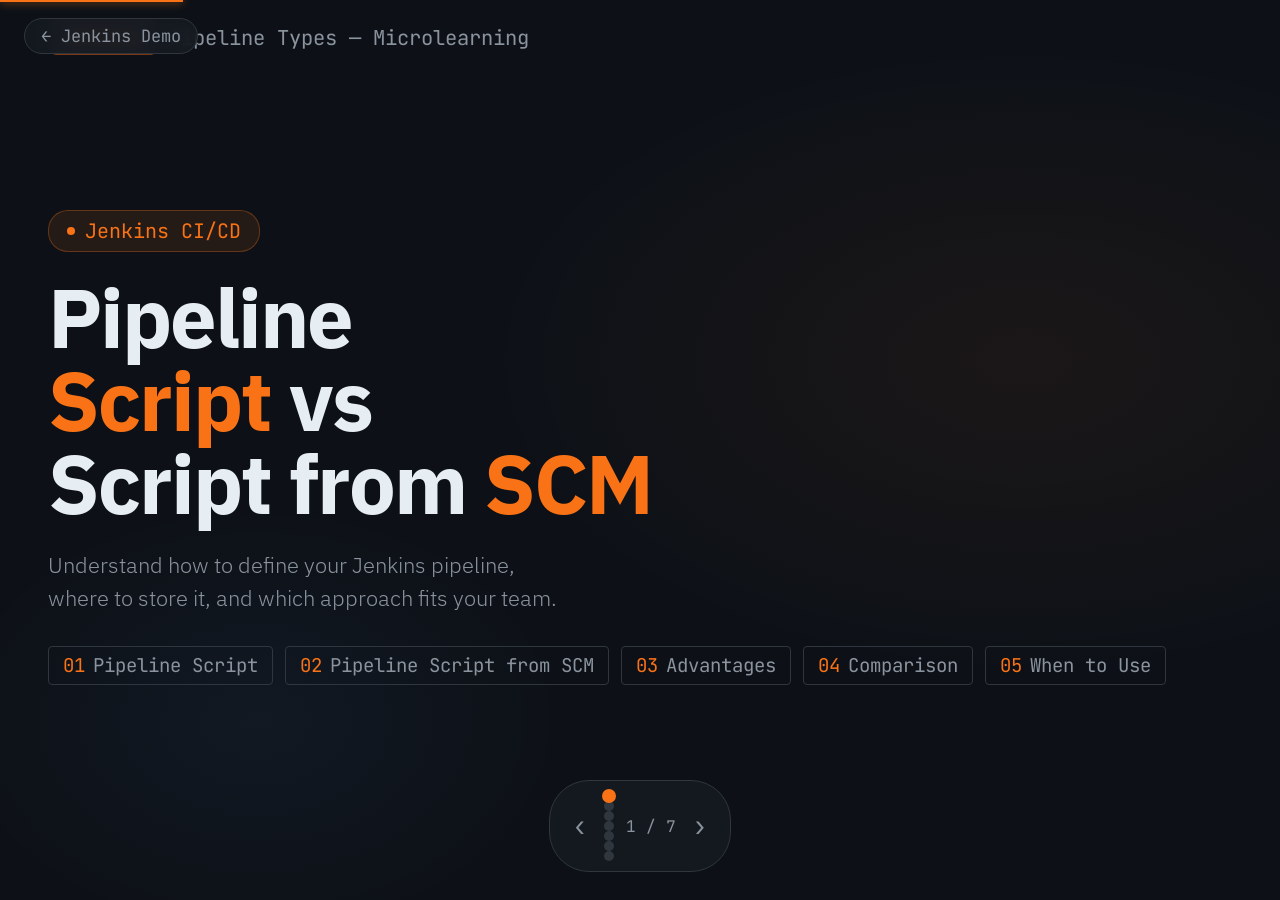
<file: jenkins-pipeline-types.html>
<!DOCTYPE html>
<html lang="en">
<head>
<meta charset="UTF-8"/>
<meta name="viewport" content="width=device-width, initial-scale=1.0"/>
<title>Jenkins Pipeline Types — Microlearning</title>
<link rel="preconnect" href="https://fonts.googleapis.com"/>
<link href="https://fonts.googleapis.com/css2?family=JetBrains+Mono:wght@400;600;700&family=IBM+Plex+Sans:wght@300;400;600;700&display=swap" rel="stylesheet"/>
<style>
:root{
  --bg:#0D1117;
  --surface:#161B22;
  --surface2:#21262D;
  --border:#30363D;
  --orange:#F97316;
  --orange-dim:#7C3813;
  --green:#3FB950;
  --green-dim:#1A3E22;
  --blue:#58A6FF;
  --blue-dim:#1B3A6B;
  --purple:#BC8CFF;
  --red:#F85149;
  --yellow:#E3B341;
  --text:#E6EDF3;
  --muted:#8B949E;
  --code-bg:#0D1117;
  --font-mono:'JetBrains Mono',monospace;
  --font-body:'IBM Plex Sans',sans-serif;
}
*{box-sizing:border-box;margin:0;padding:0}
html,body{height:100%;overflow:hidden;background:var(--bg);color:var(--text);font-family:var(--font-body)}

/* ─── SLIDE ENGINE ─────────────────────────────────────────────────── */
#app{width:100vw;height:100vh;position:relative;overflow:hidden}
.slide{
  position:absolute;inset:0;display:flex;flex-direction:column;
  padding:0;opacity:0;pointer-events:none;
  transition:opacity .4s ease,transform .4s ease;
  transform:translateX(40px);
}
.slide.active{opacity:1;pointer-events:all;transform:translateX(0)}
.slide.prev{opacity:0;transform:translateX(-40px)}

/* ─── NAV ──────────────────────────────────────────────────────────── */
#nav{
  position:fixed;bottom:28px;left:50%;transform:translateX(-50%);
  display:flex;align-items:center;gap:12px;z-index:100;
  background:rgba(22,27,34,.9);border:1px solid var(--border);
  border-radius:40px;padding:10px 18px;backdrop-filter:blur(12px);
}
.dot{width:10px;height:10px;border-radius:50%;background:var(--border);cursor:pointer;transition:all .2s}
.dot.active{background:var(--orange);transform:scale(1.4)}
.dot:hover{background:var(--muted)}
.nav-btn{
  background:none;border:none;color:var(--muted);cursor:pointer;
  font-size:26px;padding:0 4px;transition:color .2s;line-height:1;
  font-family:var(--font-mono);
}
.nav-btn:hover{color:var(--text)}
#slide-counter{font-family:var(--font-mono);font-size:16px;color:var(--muted);min-width:40px;text-align:center}
#progress-bar{
  position:fixed;top:0;left:0;height:2px;background:var(--orange);
  transition:width .4s ease;z-index:200;
  box-shadow:0 0 8px var(--orange);
}

/* ─── SLIDE CHROME ─────────────────────────────────────────────────── */
.slide-header{
  display:flex;align-items:center;gap:14px;
  padding:20px 52px 0;
  font-family:var(--font-mono);font-size:20.5px;color:var(--muted);
  flex-shrink:0;
}
.slide-tag{
  background:var(--surface2);border:1px solid var(--border);
  border-radius:4px;padding:4px 12px;font-size:19px;
  font-family:var(--font-mono);
}
.slide-tag.orange{border-color:var(--orange-dim);color:var(--orange)}
.slide-tag.green{border-color:var(--green-dim);color:var(--green)}
.slide-tag.blue{border-color:var(--blue-dim);color:var(--blue)}
.slide-tag.purple{border-color:rgba(188,140,255,.3);color:var(--purple)}
.slide-content{flex:1;padding:20px 56px 86px;overflow:hidden}

/* ─── TYPOGRAPHY ───────────────────────────────────────────────────── */
.title-xl{font-size:clamp(60px,6.5vw,115px);font-weight:700;line-height:1.0;letter-spacing:-2px}
.title-lg{font-size:clamp(40px,4vw,68px);font-weight:700;line-height:1.1;letter-spacing:-1px}
.title-md{font-size:clamp(28px,2.5vw,42px);font-weight:600}
.subtitle{font-size:clamp(20px,1.7vw,28px);color:var(--muted);font-weight:300;line-height:1.5}
.accent{color:var(--orange)}
.accent-green{color:var(--green)}
.accent-blue{color:var(--blue)}
.accent-purple{color:var(--purple)}
.mono{font-family:var(--font-mono)}

/* ─── CARDS ────────────────────────────────────────────────────────── */
.card{
  background:var(--surface);border:1px solid var(--border);
  border-radius:10px;padding:24px;
}
.card-grid{display:grid;gap:16px}
.card-grid.cols-2{grid-template-columns:repeat(2,1fr)}
.card-grid.cols-3{grid-template-columns:repeat(3,1fr)}
.card-icon{font-size:44px;margin-bottom:12px}
.card-title{font-size:23px;font-weight:600;margin-bottom:8px}
.card-body{font-size:20px;color:var(--muted);line-height:1.6}
.card.orange-top{border-top:3px solid var(--orange)}
.card.green-top{border-top:3px solid var(--green)}
.card.blue-top{border-top:3px solid var(--blue)}
.card.purple-top{border-top:3px solid var(--purple)}

/* ─── CODE BLOCK ───────────────────────────────────────────────────── */
.code-wrap{
  background:#010409;border:1px solid var(--border);border-radius:8px;
  font-family:var(--font-mono);font-size:20px;line-height:1.8;
  overflow:auto;position:relative;
}
.code-titlebar{
  display:flex;align-items:center;gap:8px;
  background:var(--surface2);padding:10px 16px;border-bottom:1px solid var(--border);
}
.dot-r{width:12px;height:12px;border-radius:50%;background:#F85149}
.dot-y{width:12px;height:12px;border-radius:50%;background:#E3B341}
.dot-g{width:12px;height:12px;border-radius:50%;background:#3FB950}
.code-filename{font-size:18px;color:var(--muted);margin-left:6px}
.code-body{padding:16px 22px}
.kw{color:#FF7B72}
.fn{color:#D2A8FF}
.str{color:#A5D6FF}
.val{color:#FFA657}
.cmt{color:#8B949E;font-style:italic}
.prop{color:#79C0FF}

/* ─── SLIDE 1 — TITLE ──────────────────────────────────────────────── */
#s1{
  background:var(--bg);
  background-image:
    radial-gradient(ellipse 60% 50% at 80% 40%, rgba(249,115,22,.06) 0%, transparent 70%),
    radial-gradient(ellipse 40% 40% at 20% 80%, rgba(88,166,255,.05) 0%, transparent 60%);
}
.s1-layout{
  flex:1;display:flex;flex-direction:column;justify-content:center;
  padding:0 48px 60px;gap:24px;
}
.s1-badge{
  display:inline-flex;align-items:center;gap:10px;
  background:rgba(249,115,22,.1);border:1px solid rgba(249,115,22,.3);
  border-radius:20px;padding:7px 18px;
  font-family:var(--font-mono);font-size:20px;color:var(--orange);
  width:fit-content;
}
.badge-dot{width:8px;height:8px;border-radius:50%;background:var(--orange);animation:pulse 1.5s infinite}
@keyframes pulse{0%,100%{opacity:1}50%{opacity:.3}}
.s1-toc{display:flex;gap:12px;flex-wrap:wrap;margin-top:8px;}
.toc-item{
  font-family:var(--font-mono);font-size:19px;color:var(--muted);
  border:1px solid var(--border);border-radius:4px;padding:6px 14px;
}
.toc-item span{color:var(--orange);margin-right:8px}

/* ─── DEFINITION BOX ───────────────────────────────────────────────── */
.definition-box{
  background:var(--surface);border-left:4px solid var(--orange);
  border-radius:0 8px 8px 0;padding:24px 32px;
  font-size:26px;line-height:1.65;margin-bottom:16px;
}
.definition-box.blue-left{border-left-color:var(--blue)}
.definition-box.green-left{border-left-color:var(--green)}

/* ─── COMPARE GRID ─────────────────────────────────────────────────── */
.compare-grid{display:grid;grid-template-columns:1fr 50px 1fr;gap:0;height:100%}
.compare-col{background:var(--surface);border:1px solid var(--border);border-radius:8px;padding:24px;overflow:hidden}
.compare-col.bad{border-top:3px solid var(--red)}
.compare-col.good{border-top:3px solid var(--green)}
.compare-col.orange-top{border-top:3px solid var(--orange)}
.compare-col.blue-top{border-top:3px solid var(--blue)}
.compare-arrow{display:flex;align-items:center;justify-content:center;font-size:40px;color:var(--orange)}
.compare-header{display:flex;align-items:center;gap:10px;font-size:22px;font-weight:600;margin-bottom:16px;padding-bottom:12px;border-bottom:1px solid var(--border)}
.compare-item{
  display:flex;align-items:flex-start;gap:12px;margin-bottom:12px;
  font-size:20px;line-height:1.5;
}
.compare-item .icon{font-size:26px;flex-shrink:0;margin-top:1px}

/* ─── ADVANTAGE ROWS ───────────────────────────────────────────────── */
.adv-list{display:flex;flex-direction:column;gap:10px}
.adv-item{
  display:flex;align-items:flex-start;gap:14px;
  background:var(--surface);border:1px solid var(--border);border-radius:8px;
  padding:14px 18px;
}
.adv-item .adv-icon{font-size:28px;flex-shrink:0;margin-top:2px}
.adv-item .adv-text{}
.adv-title{font-size:21px;font-weight:600;margin-bottom:3px}
.adv-desc{font-size:18px;color:var(--muted);line-height:1.5}

/* ─── WHEN TO USE ──────────────────────────────────────────────────── */
.when-grid{display:grid;grid-template-columns:1fr 1fr;gap:16px;height:100%}
.when-box{background:var(--surface);border:1px solid var(--border);border-radius:10px;padding:24px;display:flex;flex-direction:column;gap:14px}
.when-box.orange-top{border-top:3px solid var(--orange)}
.when-box.blue-top{border-top:3px solid var(--blue)}
.when-header{display:flex;align-items:center;gap:12px;font-size:22px;font-weight:600;padding-bottom:12px;border-bottom:1px solid var(--border)}
.when-item{display:flex;align-items:flex-start;gap:10px;font-size:19px;line-height:1.5}
.when-bullet{font-size:22px;flex-shrink:0;margin-top:1px}
</style>
</head>
<body>

<div id="progress-bar"></div>

<!-- Back link -->
<a href="jenkins-demo.html"
   style="position:fixed;top:18px;left:24px;z-index:300;
          display:inline-flex;align-items:center;gap:7px;
          color:var(--muted);text-decoration:none;font-family:var(--font-mono);font-size:17px;
          background:rgba(22,27,34,.85);border:1px solid var(--border);
          border-radius:20px;padding:6px 16px;backdrop-filter:blur(8px);
          transition:color .2s,border-color .2s;"
   onmouseover="this.style.color='var(--text)';this.style.borderColor='var(--orange)'"
   onmouseout="this.style.color='var(--muted)';this.style.borderColor='var(--border)'">
  ← Jenkins Demo
</a>

<div id="app">

<!-- ═══════════════════════════════════════════════════════════════════
     SLIDE 1 — TITLE
════════════════════════════════════════════════════════════════════ -->
<div class="slide active" id="s1">
  <div class="slide-header">
    <span class="slide-tag orange">Jenkins</span>
    <span>Pipeline Types — Microlearning</span>
  </div>
  <div class="s1-layout">
    <div class="s1-badge"><span class="badge-dot"></span>Jenkins CI/CD</div>
    <div class="title-xl">Pipeline<br><span class="accent">Script</span> vs<br>Script from <span class="accent">SCM</span></div>
    <div class="subtitle">Understand how to define your Jenkins pipeline,<br>where to store it, and which approach fits your team.</div>
    <div class="s1-toc">
      <div class="toc-item"><span>01</span>Pipeline Script</div>
      <div class="toc-item"><span>02</span>Pipeline Script from SCM</div>
      <div class="toc-item"><span>03</span>Advantages</div>
      <div class="toc-item"><span>04</span>Comparison</div>
      <div class="toc-item"><span>05</span>When to Use</div>
    </div>
  </div>
</div>

<!-- ═══════════════════════════════════════════════════════════════════
     SLIDE 2 — WHAT IS PIPELINE SCRIPT
════════════════════════════════════════════════════════════════════ -->
<div class="slide" id="s2">
  <div class="slide-header">
    <span class="slide-tag orange">01</span>
    <span>Pipeline Script</span>
  </div>
  <div class="slide-content" style="display:flex;flex-direction:column;gap:16px;">
    <div class="title-md" style="margin-bottom:4px;">What is <span class="accent">Pipeline Script</span>?</div>
    <div class="definition-box">
      A <strong>Pipeline Script</strong> is a Groovy-based pipeline definition typed
      <strong>directly into the Jenkins job configuration UI</strong>. The script lives
      inside Jenkins — no external files needed.
    </div>
    <div style="display:grid;grid-template-columns:1fr 1fr;gap:16px;flex:1;min-height:0;">
      <div class="code-wrap">
        <div class="code-titlebar">
          <div class="dot-r"></div><div class="dot-y"></div><div class="dot-g"></div>
          <span class="code-filename">Jenkins UI → Pipeline → Script</span>
        </div>
        <div class="code-body">
<span class="prop">pipeline</span> {<br>
&nbsp;&nbsp;<span class="prop">agent</span> <span class="val">any</span><br>
<br>
&nbsp;&nbsp;<span class="prop">stages</span> {<br>
&nbsp;&nbsp;&nbsp;&nbsp;<span class="prop">stage</span>(<span class="str">'Build'</span>) {<br>
&nbsp;&nbsp;&nbsp;&nbsp;&nbsp;&nbsp;<span class="prop">steps</span> {<br>
&nbsp;&nbsp;&nbsp;&nbsp;&nbsp;&nbsp;&nbsp;&nbsp;<span class="fn">echo</span> <span class="str">'Building...'</span><br>
&nbsp;&nbsp;&nbsp;&nbsp;&nbsp;&nbsp;&nbsp;&nbsp;<span class="fn">sh</span> <span class="str">'mvn clean package'</span><br>
&nbsp;&nbsp;&nbsp;&nbsp;&nbsp;&nbsp;}<br>
&nbsp;&nbsp;&nbsp;&nbsp;}<br>
&nbsp;&nbsp;&nbsp;&nbsp;<span class="prop">stage</span>(<span class="str">'Test'</span>) {<br>
&nbsp;&nbsp;&nbsp;&nbsp;&nbsp;&nbsp;<span class="prop">steps</span> {<br>
&nbsp;&nbsp;&nbsp;&nbsp;&nbsp;&nbsp;&nbsp;&nbsp;<span class="fn">sh</span> <span class="str">'mvn test'</span><br>
&nbsp;&nbsp;&nbsp;&nbsp;&nbsp;&nbsp;}<br>
&nbsp;&nbsp;&nbsp;&nbsp;}<br>
&nbsp;&nbsp;&nbsp;&nbsp;<span class="prop">stage</span>(<span class="str">'Deploy'</span>) {<br>
&nbsp;&nbsp;&nbsp;&nbsp;&nbsp;&nbsp;<span class="prop">steps</span> {<br>
&nbsp;&nbsp;&nbsp;&nbsp;&nbsp;&nbsp;&nbsp;&nbsp;<span class="fn">echo</span> <span class="str">'Deploying...'</span><br>
&nbsp;&nbsp;&nbsp;&nbsp;&nbsp;&nbsp;}<br>
&nbsp;&nbsp;&nbsp;&nbsp;}<br>
&nbsp;&nbsp;}<br>
}
        </div>
      </div>
      <div style="display:flex;flex-direction:column;gap:12px;">
        <div class="card orange-top">
          <div class="card-title">🖊️ Stored in Jenkins</div>
          <div class="card-body">The Groovy script is saved inside the Jenkins job config — not in your source code repository.</div>
        </div>
        <div class="card orange-top">
          <div class="card-title">⚡ Instant to set up</div>
          <div class="card-body">Just paste or type the script in the job's Pipeline section. No repository access required.</div>
        </div>
        <div class="card orange-top">
          <div class="card-title">🔧 Editable in the UI</div>
          <div class="card-body">Changes are made directly in the Jenkins interface without touching any source files.</div>
        </div>
      </div>
    </div>
  </div>
</div>

<!-- ═══════════════════════════════════════════════════════════════════
     SLIDE 3 — PIPELINE SCRIPT FROM SCM
════════════════════════════════════════════════════════════════════ -->
<div class="slide" id="s3">
  <div class="slide-header">
    <span class="slide-tag blue">02</span>
    <span>Pipeline Script from SCM</span>
  </div>
  <div class="slide-content" style="display:flex;flex-direction:column;gap:16px;">
    <div class="title-md" style="margin-bottom:4px;">What is <span class="accent-blue">Pipeline Script from SCM</span>?</div>
    <div class="definition-box blue-left">
      <strong>Pipeline Script from SCM</strong> stores your pipeline definition as a
      <strong>Jenkinsfile</strong> inside your source code repository (Git, SVN, etc.).
      Jenkins fetches and runs it automatically on every build.
    </div>
    <div style="display:grid;grid-template-columns:1fr 1fr;gap:16px;flex:1;min-height:0;">
      <div class="code-wrap">
        <div class="code-titlebar">
          <div class="dot-r"></div><div class="dot-y"></div><div class="dot-g"></div>
          <span class="code-filename">Jenkinsfile &nbsp;(root of your repo)</span>
        </div>
        <div class="code-body">
<span class="cmt">// Jenkinsfile lives in Git alongside your code</span><br>
<span class="prop">pipeline</span> {<br>
&nbsp;&nbsp;<span class="prop">agent</span> <span class="val">any</span><br>
<br>
&nbsp;&nbsp;<span class="prop">stages</span> {<br>
&nbsp;&nbsp;&nbsp;&nbsp;<span class="prop">stage</span>(<span class="str">'Checkout'</span>) {<br>
&nbsp;&nbsp;&nbsp;&nbsp;&nbsp;&nbsp;<span class="prop">steps</span> {<br>
&nbsp;&nbsp;&nbsp;&nbsp;&nbsp;&nbsp;&nbsp;&nbsp;<span class="fn">checkout</span> <span class="val">scm</span><br>
&nbsp;&nbsp;&nbsp;&nbsp;&nbsp;&nbsp;}<br>
&nbsp;&nbsp;&nbsp;&nbsp;}<br>
&nbsp;&nbsp;&nbsp;&nbsp;<span class="prop">stage</span>(<span class="str">'Build'</span>) {<br>
&nbsp;&nbsp;&nbsp;&nbsp;&nbsp;&nbsp;<span class="prop">steps</span> {<br>
&nbsp;&nbsp;&nbsp;&nbsp;&nbsp;&nbsp;&nbsp;&nbsp;<span class="fn">sh</span> <span class="str">'mvn clean package'</span><br>
&nbsp;&nbsp;&nbsp;&nbsp;&nbsp;&nbsp;}<br>
&nbsp;&nbsp;&nbsp;&nbsp;}<br>
&nbsp;&nbsp;&nbsp;&nbsp;<span class="prop">stage</span>(<span class="str">'Deploy'</span>) {<br>
&nbsp;&nbsp;&nbsp;&nbsp;&nbsp;&nbsp;<span class="prop">steps</span> {<br>
&nbsp;&nbsp;&nbsp;&nbsp;&nbsp;&nbsp;&nbsp;&nbsp;<span class="fn">echo</span> <span class="str">'Deploying to prod'</span><br>
&nbsp;&nbsp;&nbsp;&nbsp;&nbsp;&nbsp;}<br>
&nbsp;&nbsp;&nbsp;&nbsp;}<br>
&nbsp;&nbsp;}<br>
}
        </div>
      </div>
      <div style="display:flex;flex-direction:column;gap:12px;">
        <div class="card blue-top">
          <div class="card-title">📁 Stored in Git</div>
          <div class="card-body">The Jenkinsfile lives in your repository — version-tracked just like any other source file.</div>
        </div>
        <div class="card blue-top">
          <div class="card-title">🔗 Jenkins points to repo</div>
          <div class="card-body">Configure Repository URL + branch in the job. Jenkins clones the repo and reads the Jenkinsfile.</div>
        </div>
        <div class="card blue-top">
          <div class="card-title">🔄 Auto-synced</div>
          <div class="card-body">Every commit can trigger a build using the exact pipeline definition at that commit's revision.</div>
        </div>
      </div>
    </div>
  </div>
</div>

<!-- ═══════════════════════════════════════════════════════════════════
     SLIDE 4 — ADVANTAGES OF PIPELINE SCRIPT
════════════════════════════════════════════════════════════════════ -->
<div class="slide" id="s4">
  <div class="slide-header">
    <span class="slide-tag orange">03a</span>
    <span>Advantages of Pipeline Script</span>
  </div>
  <div class="slide-content" style="display:flex;flex-direction:column;gap:14px;">
    <div class="title-md" style="margin-bottom:2px;">Why use <span class="accent">Pipeline Script</span>?</div>
    <div class="adv-list">
      <div class="adv-item">
        <div class="adv-icon">⚡</div>
        <div class="adv-text">
          <div class="adv-title">Quick to start — zero repo setup</div>
          <div class="adv-desc">Paste a Groovy script and your pipeline is live immediately. No repository, no branch config, no Jenkinsfile to commit.</div>
        </div>
      </div>
      <div class="adv-item">
        <div class="adv-icon">🧪</div>
        <div class="adv-text">
          <div class="adv-title">Great for prototyping and experiments</div>
          <div class="adv-desc">Try new stages, test plugin steps, or debug a build sequence without making any git commits.</div>
        </div>
      </div>
      <div class="adv-item">
        <div class="adv-icon">🔒</div>
        <div class="adv-text">
          <div class="adv-title">No SCM access required</div>
          <div class="adv-desc">Ideal when Jenkins cannot or should not connect to a source repository — air-gapped environments, quick demos, etc.</div>
        </div>
      </div>
      <div class="adv-item">
        <div class="adv-icon">🖱️</div>
        <div class="adv-text">
          <div class="adv-title">Simple UI-driven workflow</div>
          <div class="adv-desc">Everything lives in one place — the Jenkins job config screen. Suitable for small teams or solo developers just learning CI/CD.</div>
        </div>
      </div>
      <div class="adv-item">
        <div class="adv-icon">🛠️</div>
        <div class="adv-text">
          <div class="adv-title">No external dependency</div>
          <div class="adv-desc">The pipeline runs even if the SCM server is down, since the script is stored inside Jenkins itself.</div>
        </div>
      </div>
    </div>
  </div>
</div>

<!-- ═══════════════════════════════════════════════════════════════════
     SLIDE 5 — ADVANTAGES OF PIPELINE SCRIPT FROM SCM
════════════════════════════════════════════════════════════════════ -->
<div class="slide" id="s5">
  <div class="slide-header">
    <span class="slide-tag blue">03b</span>
    <span>Advantages of Pipeline Script from SCM</span>
  </div>
  <div class="slide-content" style="display:flex;flex-direction:column;gap:14px;">
    <div class="title-md" style="margin-bottom:2px;">Why use <span class="accent-blue">Pipeline Script from SCM</span>?</div>
    <div class="adv-list">
      <div class="adv-item" style="border-color:rgba(88,166,255,.3);">
        <div class="adv-icon">📜</div>
        <div class="adv-text">
          <div class="adv-title">Version-controlled pipeline</div>
          <div class="adv-desc">The Jenkinsfile history is tracked in Git. You can see who changed what, when, and why — full audit trail for free.</div>
        </div>
      </div>
      <div class="adv-item" style="border-color:rgba(88,166,255,.3);">
        <div class="adv-icon">🔍</div>
        <div class="adv-text">
          <div class="adv-title">Code review for the pipeline itself</div>
          <div class="adv-desc">Pull requests, diff views, and team approval apply to pipeline changes just like application code. No silent config edits.</div>
        </div>
      </div>
      <div class="adv-item" style="border-color:rgba(88,166,255,.3);">
        <div class="adv-icon">🤝</div>
        <div class="adv-text">
          <div class="adv-title">Team collaboration and consistency</div>
          <div class="adv-desc">Every developer sees the same Jenkinsfile in the repo. No surprises about what the pipeline does — it is right there in the code.</div>
        </div>
      </div>
      <div class="adv-item" style="border-color:rgba(88,166,255,.3);">
        <div class="adv-icon">🌿</div>
        <div class="adv-text">
          <div class="adv-title">Branch-specific pipelines (Multibranch)</div>
          <div class="adv-desc">With Multibranch Pipeline jobs, each branch can have its own Jenkinsfile — feature branches run different stages than main.</div>
        </div>
      </div>
      <div class="adv-item" style="border-color:rgba(88,166,255,.3);">
        <div class="adv-icon">♻️</div>
        <div class="adv-text">
          <div class="adv-title">Disaster recovery and portability</div>
          <div class="adv-desc">If Jenkins is wiped, just point a new job at the same repo — the pipeline definition is safely in Git, not lost with the server.</div>
        </div>
      </div>
    </div>
  </div>
</div>

<!-- ═══════════════════════════════════════════════════════════════════
     SLIDE 6 — SIDE-BY-SIDE COMPARISON
════════════════════════════════════════════════════════════════════ -->
<div class="slide" id="s6">
  <div class="slide-header">
    <span class="slide-tag green">04</span>
    <span>Side-by-Side Comparison</span>
  </div>
  <div class="slide-content" style="display:flex;flex-direction:column;gap:14px;">
    <div class="title-md">Quick <span class="accent-green">Comparison</span></div>
    <div class="compare-grid" style="flex:1;min-height:0;">
      <div class="compare-col orange-top">
        <div class="compare-header">
          <span>🖊️</span><span>Pipeline Script</span>
        </div>
        <div class="compare-item"><span class="icon">📍</span><div><strong>Stored in:</strong> Jenkins job config (server)</div></div>
        <div class="compare-item"><span class="icon">⚡</span><div><strong>Setup:</strong> Instant — type and save</div></div>
        <div class="compare-item"><span class="icon">📜</span><div><strong>Version history:</strong> None (no Git tracking)</div></div>
        <div class="compare-item"><span class="icon">🔍</span><div><strong>Code review:</strong> Not possible</div></div>
        <div class="compare-item"><span class="icon">🌿</span><div><strong>Per-branch config:</strong> Manual duplication</div></div>
        <div class="compare-item"><span class="icon">♻️</span><div><strong>Recovery:</strong> Lost if Jenkins is reset</div></div>
        <div class="compare-item"><span class="icon">✅</span><div><strong>Best for:</strong> Quick demos, prototypes, learning</div></div>
      </div>
      <div class="compare-arrow">⇄</div>
      <div class="compare-col blue-top">
        <div class="compare-header">
          <span>📁</span><span>Pipeline Script from SCM</span>
        </div>
        <div class="compare-item"><span class="icon">📍</span><div><strong>Stored in:</strong> Git repository (Jenkinsfile)</div></div>
        <div class="compare-item"><span class="icon">🔧</span><div><strong>Setup:</strong> Configure repo URL + branch in UI</div></div>
        <div class="compare-item"><span class="icon">📜</span><div><strong>Version history:</strong> Full Git log</div></div>
        <div class="compare-item"><span class="icon">🔍</span><div><strong>Code review:</strong> PR/MR workflow applies</div></div>
        <div class="compare-item"><span class="icon">🌿</span><div><strong>Per-branch config:</strong> Multibranch Pipeline</div></div>
        <div class="compare-item"><span class="icon">♻️</span><div><strong>Recovery:</strong> Repo is the source of truth</div></div>
        <div class="compare-item"><span class="icon">✅</span><div><strong>Best for:</strong> Production CI/CD, team projects</div></div>
      </div>
    </div>
  </div>
</div>

<!-- ═══════════════════════════════════════════════════════════════════
     SLIDE 7 — WHEN TO USE WHICH
════════════════════════════════════════════════════════════════════ -->
<div class="slide" id="s7">
  <div class="slide-header">
    <span class="slide-tag purple">05</span>
    <span>When to Use Which</span>
  </div>
  <div class="slide-content" style="display:flex;flex-direction:column;gap:14px;">
    <div class="title-md">Choose the <span class="accent-purple">Right Approach</span></div>
    <div class="when-grid" style="flex:1;min-height:0;">

      <div class="when-box orange-top">
        <div class="when-header">🖊️ Use <span style="color:var(--orange);margin-left:6px;">Pipeline Script</span> when…</div>
        <div class="when-item"><span class="when-bullet">→</span><span>You are <strong>learning Jenkins</strong> and just getting started</span></div>
        <div class="when-item"><span class="when-bullet">→</span><span>You need a <strong>quick demo</strong> or one-off automation job</span></div>
        <div class="when-item"><span class="when-bullet">→</span><span>You are <strong>prototyping</strong> a new pipeline idea before committing it</span></div>
        <div class="when-item"><span class="when-bullet">→</span><span>The project has <strong>no source repository</strong> or SCM access</span></div>
        <div class="when-item"><span class="when-bullet">→</span><span>It is a <strong>solo / internal</strong> script with no team changes expected</span></div>
        <div class="when-item"><span class="when-bullet">→</span><span>You need the pipeline to run even when the SCM is <strong>unreachable</strong></span></div>
      </div>

      <div class="when-box blue-top">
        <div class="when-header">📁 Use <span style="color:var(--blue);margin-left:6px;">Pipeline Script from SCM</span> when…</div>
        <div class="when-item"><span class="when-bullet">→</span><span>The project is <strong>team-based</strong> and multiple devs will change the pipeline</span></div>
        <div class="when-item"><span class="when-bullet">→</span><span>You want <strong>code review</strong> (PR/MR) on pipeline changes</span></div>
        <div class="when-item"><span class="when-bullet">→</span><span>You need <strong>branch-specific pipelines</strong> via Multibranch jobs</span></div>
        <div class="when-item"><span class="when-bullet">→</span><span>You need an <strong>audit trail</strong> for who changed the pipeline and when</span></div>
        <div class="when-item"><span class="when-bullet">→</span><span>You want <strong>disaster recovery</strong> — rebuild Jenkins anytime from Git</span></div>
        <div class="when-item"><span class="when-bullet">→</span><span>This is a <strong>production CI/CD pipeline</strong> — always prefer SCM</span></div>
      </div>

    </div>
    <div style="background:rgba(63,185,80,.07);border:1px solid rgba(63,185,80,.25);border-radius:8px;padding:14px 20px;font-size:20px;color:var(--green);display:flex;align-items:center;gap:12px;flex-shrink:0;">
      <span style="font-size:24px;">💡</span>
      <span><strong>Best practice:</strong> Always use <strong>Pipeline Script from SCM</strong> for production workloads. Treat your Jenkinsfile as code — commit it, review it, and version it alongside your application.</span>
    </div>
  </div>
</div>

</div><!-- #app -->

<!-- ─── NAV ──────────────────────────────────────────────────────────── -->
<div id="nav">
  <button class="nav-btn" id="prev-btn">‹</button>
  <div id="dots"></div>
  <span id="slide-counter">1 / 7</span>
  <button class="nav-btn" id="next-btn">›</button>
</div>

<script>
const slides = document.querySelectorAll('.slide');
const dotsContainer = document.getElementById('dots');
const counter = document.getElementById('slide-counter');
const bar = document.getElementById('progress-bar');
let cur = 0;

slides.forEach((_,i) => {
  const d = document.createElement('div');
  d.className = 'dot' + (i===0?' active':'');
  d.onclick = () => go(i);
  dotsContainer.appendChild(d);
});

function go(n){
  slides[cur].classList.remove('active');
  slides[cur].classList.add('prev');
  setTimeout(()=>slides[cur].classList.remove('prev'), 450);
  cur = (n + slides.length) % slides.length;
  slides[cur].classList.add('active');
  document.querySelectorAll('.dot').forEach((d,i)=>d.classList.toggle('active',i===cur));
  counter.textContent = (cur+1)+' / '+slides.length;
  bar.style.width = ((cur+1)/slides.length*100)+'%';
}

document.getElementById('next-btn').onclick = () => go(cur+1);
document.getElementById('prev-btn').onclick = () => go(cur-1);

document.addEventListener('keydown', e => {
  if(e.key==='ArrowRight'||e.key==='ArrowDown') go(cur+1);
  if(e.key==='ArrowLeft'||e.key==='ArrowUp') go(cur-1);
});

bar.style.width = (1/slides.length*100)+'%';
</script>
</body>
</html>
</file>
<file: Chatgpt-hotkey/assets/css/templatemo-lava.css>
/*

Lava Landing Page

https://templatemo.com/tm-540-lava-landing-page

*/

/* ---------------------------------------------
Table of contents
------------------------------------------------
01. font & reset css
02. reset
03. global styles
04. header
05. welcome
06. features
07. testimonials
08. contact
09. footer
10. preloader

--------------------------------------------- */
/* 
---------------------------------------------
font & reset css
--------------------------------------------- 
*/
@import url("https://fonts.googleapis.com/css?family=Poppins:100,200,300,400,500,600,700,800,900");
/* 
---------------------------------------------
reset
--------------------------------------------- 
*/
html, body, div, span, applet, object, iframe, h1, h2, h3, h4, h5, h6, p, blockquote, div
pre, a, abbr, acronym, address, big, cite, code, del, dfn, em, font, img, ins, kbd, q,
s, samp, small, strike, strong, sub, sup, tt, var, b, u, i, center, dl, dt, dd, ol, ul, li,
figure, header, nav, section, article, aside, footer, figcaption {
  margin: 0;
  padding: 0;
  border: 0;
  outline: 0;
}

.clearfix:after {
  content: ".";
  display: block;
  clear: both;
  visibility: hidden;
  line-height: 0;
  height: 0;
}

.clearfix {
  display: inline-block;
}

html[xmlns] .clearfix {
  display: block;
}

* html .clearfix {
  height: 1%;
}

ul, li {
  padding: 0;
  margin: 0;
  list-style: none;
}

header, nav, section, article, aside, footer, hgroup {
  display: block;
}

* {
  box-sizing: border-box;
}

html, body {
  font-family: 'Poppins', sans-serif;
  font-weight: 400;
  background-color: #fff;
  font-size: 16px;
  -ms-text-size-adjust: 100%;
  -webkit-font-smoothing: antialiased;
  -moz-osx-font-smoothing: grayscale;
}

a {
  text-decoration: none !important;
}

h1, h2, h3, h4, h5, h6 {
  margin-top: 0px;
  margin-bottom: 0px;
}

ul {
  margin-bottom: 0px;
}

p {
  font-size: 15px;
  line-height: 25px;
  color: #888;
}

/* 
---------------------------------------------
global styles
--------------------------------------------- 
*/
html,
body {
  background: #fff;
  font-family: 'Poppins', sans-serif;
}

::selection {
  background: #f1556a;
  color: #fff;
}

::-moz-selection {
  background: #f1556a;
  color: #fff;
}

@media (max-width: 991px) {
  html, body {
    overflow-x: hidden;
  }
  .mobile-top-fix {
    margin-top: 30px;
    margin-bottom: 0px;
  }
  .mobile-bottom-fix {
    margin-bottom: 30px;
  }
  .mobile-bottom-fix-big {
    margin-bottom: 60px;
  }
}

a.main-button-slider {
  font-size: 14px;
  border-radius: 25px;
  padding: 15px 25px;
  background-color: #fba70b;
  text-transform: uppercase;
  color: #fff;
  font-weight: 600;
  letter-spacing: 1px;
  -webkit-transition: all 0.3s ease 0s;
  -moz-transition: all 0.3s ease 0s;
  -o-transition: all 0.3s ease 0s;
  transition: all 0.3s ease 0s;
}

a.main-button-slider:hover {
  background-color: #f1556a;
}

a.main-button {
  font-size: 14px;
  border-radius: 25px;
  padding: 15px 25px;
  background-color: #f4813f;
  text-transform: uppercase;
  color: #fff;
  font-weight: 600;
  letter-spacing: 1px;
  -webkit-transition: all 0.3s ease 0s;
  -moz-transition: all 0.3s ease 0s;
  -o-transition: all 0.3s ease 0s;
  transition: all 0.3s ease 0s;
}

a.main-button:hover {
  background-color: #f1556a;
}

button.main-button {
  outline: none;
  border: none;
  cursor: pointer;
  font-size: 14px;
  border-radius: 25px;
  padding: 15px 25px;
  background-color: #f4813f;
  text-transform: uppercase;
  color: #fff;
  font-weight: 600;
  letter-spacing: 1px;
  -webkit-transition: all 0.3s ease 0s;
  -moz-transition: all 0.3s ease 0s;
  -o-transition: all 0.3s ease 0s;
  transition: all 0.3s ease 0s;
}

button.main-button:hover {
  background-color: #f1556a;
}


.center-heading {
  margin-bottom: 70px;
}

.center-heading h2 {
  margin-top: 0px;
  text-align: center;
  font-size: 42px;
  font-weight: 700;
  color: #1e1e1e;
  margin-bottom: 25px;
}

.center-heading h2 em {
  font-style: normal;
  color: #f4813f;
}

.center-heading p {
  font-size: 15px;
  color: #888;
  text-align: center;
}


/* 
---------------------------------------------
header
--------------------------------------------- 
*/

.background-header {
  background-color: #fff;
  height: 80px!important;
  position: fixed!important;
  top: 0px;
  left: 0px;
  right: 0px;
  box-shadow: 0px 0px 10px rgba(0,0,0,0.15)!important;
}

.background-header .logo,
.background-header .main-nav .nav li a {
  color: #1e1e1e!important;
}

.background-header .main-nav .nav li:hover a {
  color: #fba70b!important;
}

.background-header .nav li a.active {
  color: #fba70b!important;
}

.header-area {
  position: absolute;
  top: 0px;
  left: 0px;
  right: 0px;
  z-index: 100;
  height: 100px;
  -webkit-transition: all .5s ease 0s;
  -moz-transition: all .5s ease 0s;
  -o-transition: all .5s ease 0s;
  transition: all .5s ease 0s;
}

.header-area .main-nav {
  min-height: 80px;
  background: transparent;
}

.header-area .main-nav .logo {
  line-height: 80px;
  color: #191a20;
  font-size: 28px;
  font-weight: 700;
  text-transform: uppercase;
  letter-spacing: 2px;
  float: left;
  -webkit-transition: all 0.3s ease 0s;
  -moz-transition: all 0.3s ease 0s;
  -o-transition: all 0.3s ease 0s;
  transition: all 0.3s ease 0s;
}


.header-area .main-nav .nav {
  float: left;
  margin-top: 27px;
  margin-left: 15%;
  margin-right: 0px;
  background-color: #fff;
  padding: 0px 20px;
  -webkit-transition: all 0.3s ease 0s;
  -moz-transition: all 0.3s ease 0s;
  -o-transition: all 0.3s ease 0s;
  transition: all 0.3s ease 0s;
  position: relative;
  z-index: 999;
}

.header-area .main-nav .nav li {
  padding-left: 20px;
  padding-right: 20px;
}

.header-area .main-nav .nav li:last-child {
  padding-right: 0px;
}

.header-area .main-nav .nav li a {
  display: block;
  font-weight: 500;
  font-size: 13px;
  color: #7a7a7a;
  text-transform: uppercase;
  -webkit-transition: all 0.3s ease 0s;
  -moz-transition: all 0.3s ease 0s;
  -o-transition: all 0.3s ease 0s;
  transition: all 0.3s ease 0s;
  height: 40px;
  line-height: 40px;
  border: transparent;
  letter-spacing: 1px;
}

.header-area .main-nav .nav li:hover a {
  color: #fba70b;
}

.header-area .main-nav .nav li.submenu {
  position: relative;
  padding-right: 35px;
}

.header-area .main-nav .nav li.submenu:after {
  font-family: FontAwesome;
  content: "\f107";
  font-size: 12px;
  color: #7a7a7a;
  position: absolute;
  right: 18px;
  top: 12px;
}

.header-area .main-nav .nav li.submenu ul {
  position: absolute;
  width: 200px;
  box-shadow: 0 2px 28px 0 rgba(0, 0, 0, 0.06);
  overflow: hidden;
  top: 40px;
  opacity: 0;
  transform: translateY(-2em);
  visibility: hidden;
  z-index: -1;
  transition: all 0.3s ease-in-out 0s, visibility 0s linear 0.3s, z-index 0s linear 0.01s;
}

.header-area .main-nav .nav li.submenu ul li {
  margin-left: 0px;
  padding-left: 0px;
  padding-right: 0px;
}

.header-area .main-nav .nav li.submenu ul li a {
  display: block;
  background: #fff;
  color: #7a7a7a!important;
  padding-left: 20px;
  height: 40px;
  line-height: 40px;
  -webkit-transition: all 0.3s ease 0s;
  -moz-transition: all 0.3s ease 0s;
  -o-transition: all 0.3s ease 0s;
  transition: all 0.3s ease 0s;
  position: relative;
  font-size: 13px;
  border-bottom: 1px solid #f5f5f5;
}

.header-area .main-nav .nav li.submenu ul li a:before {
  content: '';
  position: absolute;
  width: 0px;
  height: 40px;
  left: 0px;
  top: 0px;
  bottom: 0px;
  -webkit-transition: all 0.3s ease 0s;
  -moz-transition: all 0.3s ease 0s;
  -o-transition: all 0.3s ease 0s;
  transition: all 0.3s ease 0s;
  background: #fba70b;
}

.header-area .main-nav .nav li.submenu ul li a:hover {
  background: #fff;
  color: #fba70b!important;
  padding-left: 25px;
}

.header-area .main-nav .nav li.submenu ul li a:hover:before {
  width: 3px;
}

.header-area .main-nav .nav li.submenu:hover ul {
  visibility: visible;
  opacity: 1;
  z-index: 1;
  transform: translateY(0%);
  transition-delay: 0s, 0s, 0.3s;
}

.header-area .main-nav .menu-trigger {
  cursor: pointer;
  display: block;
  position: absolute;
  top: 23px;
  width: 32px;
  height: 40px;
  text-indent: -9999em;
  z-index: 99;
  right: 40px;
  display: none;
}

.header-area .main-nav .menu-trigger span,
.header-area .main-nav .menu-trigger span:before,
.header-area .main-nav .menu-trigger span:after {
  -moz-transition: all 0.4s;
  -o-transition: all 0.4s;
  -webkit-transition: all 0.4s;
  transition: all 0.4s;
  background-color: #1e1e1e;
  display: block;
  position: absolute;
  width: 30px;
  height: 2px;
  left: 0;
}

.background-header .main-nav .menu-trigger span,
.background-header .main-nav .menu-trigger span:before,
.background-header .main-nav .menu-trigger span:after {
  background-color: #1e1e1e;
}

.header-area .main-nav .menu-trigger span:before,
.header-area .main-nav .menu-trigger span:after {
  -moz-transition: all 0.4s;
  -o-transition: all 0.4s;
  -webkit-transition: all 0.4s;
  transition: all 0.4s;
  background-color: #1e1e1e;
  display: block;
  position: absolute;
  width: 30px;
  height: 2px;
  left: 0;
  width: 75%;
}

.background-header .main-nav .menu-trigger span:before,
.background-header .main-nav .menu-trigger span:after {
  background-color: #1e1e1e;
}

.header-area .main-nav .menu-trigger span:before,
.header-area .main-nav .menu-trigger span:after {
  content: "";
}

.header-area .main-nav .menu-trigger span {
  top: 16px;
}

.header-area .main-nav .menu-trigger span:before {
  -moz-transform-origin: 33% 100%;
  -ms-transform-origin: 33% 100%;
  -webkit-transform-origin: 33% 100%;
  transform-origin: 33% 100%;
  top: -10px;
  z-index: 10;
}

.header-area .main-nav .menu-trigger span:after {
  -moz-transform-origin: 33% 0;
  -ms-transform-origin: 33% 0;
  -webkit-transform-origin: 33% 0;
  transform-origin: 33% 0;
  top: 10px;
}

.header-area .main-nav .menu-trigger.active span,
.header-area .main-nav .menu-trigger.active span:before,
.header-area .main-nav .menu-trigger.active span:after {
  background-color: transparent;
  width: 100%;
}

.header-area .main-nav .menu-trigger.active span:before {
  -moz-transform: translateY(6px) translateX(1px) rotate(45deg);
  -ms-transform: translateY(6px) translateX(1px) rotate(45deg);
  -webkit-transform: translateY(6px) translateX(1px) rotate(45deg);
  transform: translateY(6px) translateX(1px) rotate(45deg);
  background-color: #1e1e1e;
}

.background-header .main-nav .menu-trigger.active span:before {
  background-color: #1e1e1e;
}

.header-area .main-nav .menu-trigger.active span:after {
  -moz-transform: translateY(-6px) translateX(1px) rotate(-45deg);
  -ms-transform: translateY(-6px) translateX(1px) rotate(-45deg);
  -webkit-transform: translateY(-6px) translateX(1px) rotate(-45deg);
  transform: translateY(-6px) translateX(1px) rotate(-45deg);
  background-color: #1e1e1e;
}

.background-header .main-nav .menu-trigger.active span:after {
  background-color: #1e1e1e;
}

.header-area.header-sticky {
  min-height: 80px;
}

.header-area.header-sticky .nav {
  margin-top: 20px !important;
}

.header-area.header-sticky .nav li a.active {
  color: #fba70b;
}

@media (max-width: 1200px) {
  .header-area .main-nav .nav li {
    padding-left: 12px;
    padding-right: 12px;
  }
  .header-area .main-nav:before {
    display: none;
  }
}

@media (max-width: 991px) {
  .logo {
    text-align: center;
    float: none!important;
  }
  .header-area {
    background-color: #f7f7f7;
    padding: 0px 15px;
    height: 80px;
    box-shadow: none;
    text-align: center;
  }
  .header-area .container {
    padding: 0px;
  }
  .header-area .logo {
    margin-left: 30px;
  }
  .header-area .menu-trigger {
    display: block !important;
  }
  .header-area .main-nav {
    overflow: hidden;
  }
  .header-area .main-nav .nav {
    float: none;
    width: 100%;
    margin-top: 0px !important;
    display: none;
    -webkit-transition: all 0s ease 0s;
    -moz-transition: all 0s ease 0s;
    -o-transition: all 0s ease 0s;
    transition: all 0s ease 0s;
    margin-left: 0px;
  }
  .header-area .main-nav .nav li:first-child {
    border-top: 1px solid #eee;
  }
  .header-area .main-nav .nav li {
    width: 100%;
    background: #fff;
    border-bottom: 1px solid #eee;
    padding-left: 0px !important;
    padding-right: 0px !important;
  }
  .header-area .main-nav .nav li a {
    height: 50px !important;
    line-height: 50px !important;
    padding: 0px !important;
    border: none !important;
    background: #f7f7f7 !important;
    color: #191a20 !important;
  }
  .header-area .main-nav .nav li a:hover {
    background: #eee !important;
    color: #fba70b!important;
  }
  .header-area .main-nav .nav li.submenu ul {
    position: relative;
    visibility: inherit;
    opacity: 1;
    z-index: 1;
    transform: translateY(0%);
    transition-delay: 0s, 0s, 0.3s;
    top: 0px;
    width: 100%;
    box-shadow: none;
    height: 0px;
  }
  .header-area .main-nav .nav li.submenu ul li a {
    font-size: 12px;
    font-weight: 400;
  }
  .header-area .main-nav .nav li.submenu ul li a:hover:before {
    width: 0px;
  }
  .header-area .main-nav .nav li.submenu ul.active {
    height: auto !important;
  }
  .header-area .main-nav .nav li.submenu:after {
    color: #3B566E;
    right: 25px;
    font-size: 14px;
    top: 15px;
  }
  .header-area .main-nav .nav li.submenu:hover ul, .header-area .main-nav .nav li.submenu:focus ul {
    height: 0px;
  }
}

@media (min-width: 992px) {
  .header-area .main-nav .nav {
    display: flex !important;
  }
}


/* 
---------------------------------------------
welcome
--------------------------------------------- 
*/
.welcome-area {
  width: 100%;
  height: 100vh;
  min-height: 793px;
  background-image: url(../images/banner-bg.jpg);
  background-repeat: no-repeat;
  background-position: right top;
}

.welcome-area .header-text .left-text {
  position: relative;
  align-self: center;
  margin-top: 35%;
  transform: perspective(1px) translateY(-30%) !important;
}

.welcome-area .header-text h1 {
  font-weight: 900;
  font-size: 52px;
  line-height: 80px;
  letter-spacing: 1px;
  margin-bottom: 30px;
  color: #191a20;
}

.welcome-area .header-text h1 em {
  font-style: normal;
  color: #fba70b;
}

.welcome-area .header-text p {
  font-weight: 300;
  font-size: 17px;
  color: #7a7a7a;
  line-height: 30px;
  letter-spacing: 0.25px;
  margin-bottom: 40px;
  position: relative;
}

@media (max-width: 1420px) {
  .welcome-area .header-text {
    width: 70%;
    margin-left: 5%;
  }
}

@media (max-width: 1320px) {
  .welcome-area .header-text .left-text {
    margin-top: 50%;
  }
  .welcome-area .header-text {
    width: 50%;
    margin-left: 5%;
  }
}

@media (max-width: 1140px) {
  .welcome-area {
    height: auto;
  }
  .welcome-area .header-text {       
    width: 92%;
    padding-top: 793px;
  }
  .welcome-area .header-text .left-text {
    margin-top: 5%;
    transform: none !important;
  }
}
@media (max-width: 810px) {
  .welcome-area {
    background-size: contain;
  }

  .welcome-area .header-text {
    padding-top: 100%;
    margin-left: 0;
  }
    
  .container-fluid .col-md-12 {
    margin-right: 0px;
    padding-right: 0px;
  }
}

/*
---------------------------------------------
about
---------------------------------------------
*/

#about {
  padding: 100px 0px;
  position: relative;
  z-index: 9;
}

@media (max-width: 992px) {
  .features-item {
    margin-bottom: 45px;
  }
}

.features-item {
  border-radius: 5px;
  padding: 60px 30px;
  text-align: center;
  box-shadow: 0px 0px 10px rgba(0,0,0,0.1);
}

.features-item h2 {
  z-index: 9;
  position: absolute;
  top: 15px;
  left: 45px;
  font-size: 100px;
  font-weight: 600;
  color: #fdefe9;
}

.features-item img {
  z-index: 10;
  position: relative;
  max-width: 100%;
  margin-bottom: 40px;
}

.features-item h4 {
  margin-top: 0px;
  font-size: 22px;
  color: #1e1e1e;
  margin-bottom: 25px;
}

.features-item .main-button {
  margin-top: 35px;
  display: inline-block;
}


/*
---------------------------------------------
promotion
---------------------------------------------
*/

.left-image-decor {
  background-image: url(../images/left-bg-decor.png);
  background-repeat: no-repeat;
  position: absolute;
  width: 100%;
  display: inline-block;
  height: 110%;
  margin-top: -200px;
}

#promotion {
  padding: 100px 0px;
}

#promotion .left-image {
  align-self: center;
}

#promotion .right-text ul {
  padding: 0;
  margin: 0;
}

#promotion .right-text ul li {
  display: inline-block;
  margin-bottom: 60px;
}

#promotion .right-text ul li:last-child {
  margin-bottom: 0px;
}

#promotion .right-text img {
  display: inline-block;
  float: left;
  margin-right: 30px;
}

#promotion .right-text h4 {
  font-size: 22px;
  color: #1e1e1e;
  margin-bottom: 15px;
  margin-top: 3px;
}


/*
--------------------------------------------
testimonials
--------------------------------------------
*/
.right-image-decor {
  background-image: url(../images/right-bg-decor.png);
  background-repeat: no-repeat;
  background-position: right center;
  position: absolute;
  width: 100%;
  display: inline-block;
  height: 110%;
  margin-top: -200px;
}

#testimonials {
  padding-top: 100px;
  position: relative;
  z-index: 9;
}

#testimonials .item {
  position: relative;
}

#testimonials .item .testimonial-content {
  background: rgb(244,129,63);
  background: linear-gradient(145deg, rgba(244,129,63,1) 0%, rgba(241,85,106,1) 100%);
  margin-left: 60px;
  padding: 40px 30px;
  text-align: center;
  border-radius: 5px;
}

#testimonials .item .testimonial-content ul li {
  display: inline-block;
  margin: 0px 1px;
}

#testimonials .item .testimonial-content ul li i {
  color: #fff;
  font-size: 13px;
}

#testimonials .item .testimonial-content h4 {
  font-size: 22px;
  margin-top: 20px;
  color: #fff;
}

#testimonials .item .testimonial-content p {
  color: #fff;
  font-style: italic;
  font-weight: 200;
  margin: 20px 0px 15px 0px;
}

#testimonials .item .testimonial-content span {
  color: #fff;
  font-weight: 200;
  font-size: 13px;
}

#testimonials .author img {
  max-width: 120px;
  margin-bottom: -60px;
}

.owl-carousel .owl-nav button.owl-next span {
  z-index: 10;
  top: 45%;
  border-radius: 10px;
  font-size: 46px;
  color: #fff;
  right: -210px;
  width: 80px;
  height: 80px;
  line-height: 80px;
  text-align: center;
  display: inline-block;
  background: rgb(244,129,63);
  background: linear-gradient(145deg, rgba(244,129,63,1) 0%, rgba(241,85,106,1) 100%);
  position: absolute;
}

.owl-carousel .owl-nav button.owl-prev span {
  z-index: 9;
  top: 30%;
  border-radius: 10px;
  font-size: 46px;
  color: #fff;
  right: -150px;
  width: 80px;
  height: 80px;
  line-height: 80px;
  text-align: center;
  display: inline-block;
  background: rgb(244,129,63);
  background: linear-gradient(145deg, rgba(244,129,63,1) 0%, rgba(241,85,106,1) 100%);
  position: absolute;
}

@media screen and (max-width: 1060px) {
  .owl-carousel .owl-nav {
    display: none!important;
  }
}

/* 
---------------------------------------------
footer
--------------------------------------------- 
*/

@media (max-width: 992px) {
  footer {
    padding-top: 0px!important;
    margin-top: 0px!important;
  }
  .contact-form {
    margin-bottom: 45px;
  }
  footer .right-content {
    text-align: center;
  }
  footer .footer-content {
    padding: 60px 0px!important;
  }
}

footer {
  margin-top: 200px;
  padding-top: 120px;
  background-image: url(../images/footer-bg.png);
  background-repeat: no-repeat;
  background-position: center center;
  background-size: cover;
  width: 100%;
}

footer .footer-content {
  padding: 120px 0px;
}

.contact-form {
  position: relative;
  z-index: 10;
  padding: 45px;
  border-radius: 5px;
  background-color: #fff;
  box-shadow: 0px 0px 10px rgba(0,0,0,0.1);
  
}

footer .right-content {
  align-self: center;
}

.contact-form input,
.contact-form textarea {
  color: #777;
  font-size: 13px;
  border: 1px solid #eee;
  background-color: #f7f7f7;
  border-radius: 5px;
  width: 100%;
  height: 50px;
  outline: none;
  padding-left: 20px;
  padding-right: 20px;
  -webkit-appearance: none;
  -moz-appearance: none;
  appearance: none;
  margin-bottom: 30px;
}

.contact-form textarea {
  height: 150px;
  resize: none;
  padding: 20px;
}

.contact-form {
  text-align: center;
}

.contact-form ::-webkit-input-placeholder { /* Edge */
  color: #7a7a7a;
}

.contact-form :-ms-input-placeholder { /* Internet Explorer 10-11 */
  color: #7a7a7a;
}

.contact-form ::placeholder {
  color: #7a7a7a;
}

.footer-content .right-content {
  color: #fff;
}

.footer-content .right-content h2 {
  margin-top: 0px;
  margin-bottom: 30px;
  font-size: 42px;
  text-transform: capitalize;
  font-weight: 700;
  letter-spacing: 1px;
}

.footer-content .right-content h2 em {
  font-style: normal;
  color: #fba70b;
}

.footer-content .right-content p {
  color: #FFF;
}

.footer-content .right-content a {
  color: #FFF;
}

.footer-content .right-content a:hover {
  color: #FC3;
}

footer .social {
  overflow: hidden;
  margin-top: 30px;
}

footer .social li:first-child {
  margin-left: 0px;
}

footer .social li {
  margin: 0px 7.5px;
  display: inline-block;
}

footer .social li a {
  color: #fff;
  text-align: center;
  background-color: transparent;
  border: 1px solid #fff;
  width: 44px;
  height: 44px;
  line-height: 44px;
  border-radius: 50%;
  display: inline-block;
  font-size: 16px;
  -webkit-transition: all 0.3s ease 0s;
  -moz-transition: all 0.3s ease 0s;
  -o-transition: all 0.3s ease 0s;
  transition: all 0.3s ease 0s;
}

footer .social li a:hover {
  background-color: #fba70b;
  border-color: #fba70b;
  color: #fff;
}

footer .copyright {
  margin-top: 10px;
  font-weight: 400;
  font-size: 15px;
  color: #4a4a4a;
  letter-spacing: 0.88px;
  text-transform: capitalize;
}

footer .sub-footer {
  padding: 60px 0px;
  border-top: 1px solid rgba(250,250,250,0.3);
  text-align: center;
}

footer .sub-footer a {
	color: #FFF;
}

footer .sub-footer a:hover {
	color: #FC3;
}

footer .sub-footer p {
  color: #fff;
  font-size: 15px;
  font-weight: 300;
  letter-spacing: 0.5px;
}

@media (max-width: 991px) {
  footer .copyright {
    text-align: center;
  }
  footer .social {
    text-align: center;
  }
}

/* 
---------------------------------------------
preloader
--------------------------------------------- 
*/
#preloader {
  overflow: hidden;
  background-image: linear-gradient(145deg, #f4813f 0%, #f1556a 100%);
  left: 0;
  right: 0;
  top: 0;
  bottom: 0;
  position: fixed;
  z-index: 9999;
  color: #fff;
}

#preloader .jumper {
  left: 0;
  top: 0;
  right: 0;
  bottom: 0;
  display: block;
  position: absolute;
  margin: auto;
  width: 50px;
  height: 50px;
}

#preloader .jumper > div {
  background-color: #fff;
  width: 10px;
  height: 10px;
  border-radius: 100%;
  -webkit-animation-fill-mode: both;
  animation-fill-mode: both;
  position: absolute;
  opacity: 0;
  width: 50px;
  height: 50px;
  -webkit-animation: jumper 1s 0s linear infinite;
  animation: jumper 1s 0s linear infinite;
}

#preloader .jumper > div:nth-child(2) {
  -webkit-animation-delay: 0.33333s;
  animation-delay: 0.33333s;
}

#preloader .jumper > div:nth-child(3) {
  -webkit-animation-delay: 0.66666s;
  animation-delay: 0.66666s;
}

@-webkit-keyframes jumper {
  0% {
    opacity: 0;
    -webkit-transform: scale(0);
    transform: scale(0);
  }
  5% {
    opacity: 1;
  }
  100% {
    -webkit-transform: scale(1);
    transform: scale(1);
    opacity: 0;
  }
}

@keyframes jumper {
  0% {
    opacity: 0;
    -webkit-transform: scale(0);
    transform: scale(0);
  }
  5% {
    opacity: 1;
  }
  100% {
    opacity: 0;
  }
}
</file>
<file: Chatgpt-hotkey/assets/css/owl-carousel.css>
/**
 * Owl Carousel v2.3.4
 * Copyright 2013-2018 David Deutsch
 * Licensed under: SEE LICENSE IN https://github.com/OwlCarousel2/OwlCarousel2/blob/master/LICENSE
 */
/*
 *  Owl Carousel - Core
 */
.owl-carousel {
  display: none;
  width: 100%;
  -webkit-tap-highlight-color: transparent;
  /* position relative and z-index fix webkit rendering fonts issue */
  position: relative;
  z-index: 1; }
  .owl-carousel .owl-stage {
    position: relative;
    -ms-touch-action: pan-Y;
    touch-action: manipulation;
    -moz-backface-visibility: hidden;
    /* fix firefox animation glitch */ }
  .owl-carousel .owl-stage:after {
    content: ".";
    display: block;
    clear: both;
    visibility: hidden;
    line-height: 0;
    height: 0; }
  .owl-carousel .owl-stage-outer {
    position: relative;
    overflow: hidden;
    /* fix for flashing background */
    -webkit-transform: translate3d(0px, 0px, 0px); }
  .owl-carousel .owl-wrapper,
  .owl-carousel .owl-item {
    -webkit-backface-visibility: hidden;
    -moz-backface-visibility: hidden;
    -ms-backface-visibility: hidden;
    -webkit-transform: translate3d(0, 0, 0);
    -moz-transform: translate3d(0, 0, 0);
    -ms-transform: translate3d(0, 0, 0); }
  .owl-carousel .owl-item {
    position: relative;
    min-height: 1px;
    float: left;
    -webkit-backface-visibility: hidden;
    -webkit-tap-highlight-color: transparent;
    -webkit-touch-callout: none; }
  .owl-carousel .owl-item img {
    display: block;
    width: 100%; }
  .owl-carousel .owl-nav.disabled,
  .owl-carousel .owl-dots.disabled {
    display: none; }
  .owl-carousel .owl-nav .owl-prev,
  .owl-carousel .owl-nav .owl-next,
  .owl-carousel .owl-dot {
    cursor: pointer;
    -webkit-user-select: none;
    -khtml-user-select: none;
    -moz-user-select: none;
    -ms-user-select: none;
    user-select: none; }
  .owl-carousel .owl-nav button.owl-prev,
  .owl-carousel .owl-nav button.owl-next,
  .owl-carousel button.owl-dot {
    background: none;
    color: inherit;
    border: none;
    padding: 0 !important;
    font: inherit; }
  .owl-carousel.owl-loaded {
    display: block; }
  .owl-carousel.owl-loading {
    opacity: 0;
    display: block; }
  .owl-carousel.owl-hidden {
    opacity: 0; }
  .owl-carousel.owl-refresh .owl-item {
    visibility: hidden; }
  .owl-carousel.owl-drag .owl-item {
    -ms-touch-action: pan-y;
        touch-action: pan-y;
    -webkit-user-select: none;
    -moz-user-select: none;
    -ms-user-select: none;
    user-select: none; }
  .owl-carousel.owl-grab {
    cursor: move;
    cursor: grab; }
  .owl-carousel.owl-rtl {
    direction: rtl; }
  .owl-carousel.owl-rtl .owl-item {
    float: right; }

/* No Js */
.no-js .owl-carousel {
  display: block; }

/*
 *  Owl Carousel - Animate Plugin
 */
.owl-carousel .animated {
  animation-duration: 1000ms;
  animation-fill-mode: both; }

.owl-carousel .owl-animated-in {
  z-index: 0; }

.owl-carousel .owl-animated-out {
  z-index: 1; }

.owl-carousel .fadeOut {
  animation-name: fadeOut; }

@keyframes fadeOut {
  0% {
    opacity: 1; }
  100% {
    opacity: 0; } }

/*
 * 	Owl Carousel - Auto Height Plugin
 */
.owl-height {
  transition: height 500ms ease-in-out; }

/*
 * 	Owl Carousel - Lazy Load Plugin
 */
.owl-carousel .owl-item {
  /**
			This is introduced due to a bug in IE11 where lazy loading combined with autoheight plugin causes a wrong
			calculation of the height of the owl-item that breaks page layouts
		 */ }
  .owl-carousel .owl-item .owl-lazy {
    opacity: 0;
    transition: opacity 400ms ease; }
  .owl-carousel .owl-item .owl-lazy[src^=""], .owl-carousel .owl-item .owl-lazy:not([src]) {
    max-height: 0; }
  .owl-carousel .owl-item img.owl-lazy {
    transform-style: preserve-3d; }

/*
 * 	Owl Carousel - Video Plugin
 */
.owl-carousel .owl-video-wrapper {
  position: relative;
  height: 100%;
  background: #000; }

.owl-carousel .owl-video-play-icon {
  position: absolute;
  height: 80px;
  width: 80px;
  left: 50%;
  top: 50%;
  margin-left: -40px;
  margin-top: -40px;
  background: url("owl.video.play.png") no-repeat;
  cursor: pointer;
  z-index: 1;
  -webkit-backface-visibility: hidden;
  transition: transform 100ms ease; }

.owl-carousel .owl-video-play-icon:hover {
  -ms-transform: scale(1.3, 1.3);
      transform: scale(1.3, 1.3); }

.owl-carousel .owl-video-playing .owl-video-tn,
.owl-carousel .owl-video-playing .owl-video-play-icon {
  display: none; }

.owl-carousel .owl-video-tn {
  opacity: 0;
  height: 100%;
  background-position: center center;
  background-repeat: no-repeat;
  background-size: contain;
  transition: opacity 400ms ease; }

.owl-carousel .owl-video-frame {
  position: relative;
  z-index: 1;
  height: 100%;
  width: 100%; }
</file>
<file: assets/css/templatemo-lava.css>
/*

Lava Landing Page

https://templatemo.com/tm-540-lava-landing-page

*/

/* ---------------------------------------------
Table of contents
------------------------------------------------
01. font & reset css
02. reset
03. global styles
04. header
05. welcome
06. features
07. testimonials
08. contact
09. footer
10. preloader

--------------------------------------------- */
/* 
---------------------------------------------
font & reset css
--------------------------------------------- 
*/
@import url("https://fonts.googleapis.com/css?family=Poppins:100,200,300,400,500,600,700,800,900");
/* 
---------------------------------------------
reset
--------------------------------------------- 
*/
html, body, div, span, applet, object, iframe, h1, h2, h3, h4, h5, h6, p, blockquote, div
pre, a, abbr, acronym, address, big, cite, code, del, dfn, em, font, img, ins, kbd, q,
s, samp, small, strike, strong, sub, sup, tt, var, b, u, i, center, dl, dt, dd, ol, ul, li,
figure, header, nav, section, article, aside, footer, figcaption {
  margin: 0;
  padding: 0;
  border: 0;
  outline: 0;
}

.clearfix:after {
  content: ".";
  display: block;
  clear: both;
  visibility: hidden;
  line-height: 0;
  height: 0;
}

.clearfix {
  display: inline-block;
}

html[xmlns] .clearfix {
  display: block;
}

* html .clearfix {
  height: 1%;
}

ul, li {
  padding: 0;
  margin: 0;
  list-style: none;
}

header, nav, section, article, aside, footer, hgroup {
  display: block;
}

* {
  box-sizing: border-box;
}

html, body {
  font-family: 'Poppins', sans-serif;
  font-weight: 400;
  background-color: #fff;
  font-size: 16px;
  -ms-text-size-adjust: 100%;
  -webkit-font-smoothing: antialiased;
  -moz-osx-font-smoothing: grayscale;
}

a {
  text-decoration: none !important;
}

h1, h2, h3, h4, h5, h6 {
  margin-top: 0px;
  margin-bottom: 0px;
}

ul {
  margin-bottom: 0px;
}

p {
  font-size: 15px;
  line-height: 25px;
  color: #888;
}

/* 
---------------------------------------------
global styles
--------------------------------------------- 
*/
html,
body {
  background: #fff;
  font-family: 'Poppins', sans-serif;
}

::selection {
  background: #f1556a;
  color: #fff;
}

::-moz-selection {
  background: #f1556a;
  color: #fff;
}

@media (max-width: 991px) {
  html, body {
    overflow-x: hidden;
  }
  .mobile-top-fix {
    margin-top: 30px;
    margin-bottom: 0px;
  }
  .mobile-bottom-fix {
    margin-bottom: 30px;
  }
  .mobile-bottom-fix-big {
    margin-bottom: 60px;
  }
}

a.main-button-slider {
  font-size: 14px;
  border-radius: 25px;
  padding: 15px 25px;
  background-color: #fba70b;
  text-transform: uppercase;
  color: #fff;
  font-weight: 600;
  letter-spacing: 1px;
  -webkit-transition: all 0.3s ease 0s;
  -moz-transition: all 0.3s ease 0s;
  -o-transition: all 0.3s ease 0s;
  transition: all 0.3s ease 0s;
}

a.main-button-slider:hover {
  background-color: #f1556a;
}

a.main-button {
  font-size: 14px;
  border-radius: 25px;
  padding: 15px 25px;
  background-color: #f4813f;
  text-transform: uppercase;
  color: #fff;
  font-weight: 600;
  letter-spacing: 1px;
  -webkit-transition: all 0.3s ease 0s;
  -moz-transition: all 0.3s ease 0s;
  -o-transition: all 0.3s ease 0s;
  transition: all 0.3s ease 0s;
}

a.main-button:hover {
  background-color: #f1556a;
}

button.main-button {
  outline: none;
  border: none;
  cursor: pointer;
  font-size: 14px;
  border-radius: 25px;
  padding: 15px 25px;
  background-color: #f4813f;
  text-transform: uppercase;
  color: #fff;
  font-weight: 600;
  letter-spacing: 1px;
  -webkit-transition: all 0.3s ease 0s;
  -moz-transition: all 0.3s ease 0s;
  -o-transition: all 0.3s ease 0s;
  transition: all 0.3s ease 0s;
}

button.main-button:hover {
  background-color: #f1556a;
}


.center-heading {
  margin-bottom: 70px;
}

.center-heading h2 {
  margin-top: 0px;
  text-align: center;
  font-size: 42px;
  font-weight: 700;
  color: #1e1e1e;
  margin-bottom: 25px;
}

.center-heading h2 em {
  font-style: normal;
  color: #f4813f;
}

.center-heading p {
  font-size: 15px;
  color: #888;
  text-align: center;
}


/* 
---------------------------------------------
header
--------------------------------------------- 
*/

.background-header {
  background-color: #fff;
  height: 80px!important;
  position: fixed!important;
  top: 0px;
  left: 0px;
  right: 0px;
  box-shadow: 0px 0px 10px rgba(0,0,0,0.15)!important;
}

.background-header .logo,
.background-header .main-nav .nav li a {
  color: #1e1e1e!important;
}

.background-header .main-nav .nav li:hover a {
  color: #fba70b!important;
}

.background-header .nav li a.active {
  color: #fba70b!important;
}

.header-area {
  position: absolute;
  top: 0px;
  left: 0px;
  right: 0px;
  z-index: 100;
  height: 100px;
  -webkit-transition: all .5s ease 0s;
  -moz-transition: all .5s ease 0s;
  -o-transition: all .5s ease 0s;
  transition: all .5s ease 0s;
}

.header-area .main-nav {
  min-height: 80px;
  background: transparent;
}

.header-area .main-nav .logo {
  line-height: 80px;
  color: #191a20;
  font-size: 28px;
  font-weight: 700;
  text-transform: uppercase;
  letter-spacing: 2px;
  float: left;
  -webkit-transition: all 0.3s ease 0s;
  -moz-transition: all 0.3s ease 0s;
  -o-transition: all 0.3s ease 0s;
  transition: all 0.3s ease 0s;
}


.header-area .main-nav .nav {
  float: left;
  margin-top: 27px;
  margin-left: 15%;
  margin-right: 0px;
  background-color: #fff;
  padding: 0px 20px;
  -webkit-transition: all 0.3s ease 0s;
  -moz-transition: all 0.3s ease 0s;
  -o-transition: all 0.3s ease 0s;
  transition: all 0.3s ease 0s;
  position: relative;
  z-index: 999;
}

.header-area .main-nav .nav li {
  padding-left: 20px;
  padding-right: 20px;
}

.header-area .main-nav .nav li:last-child {
  padding-right: 0px;
}

.header-area .main-nav .nav li a {
  display: block;
  font-weight: 500;
  font-size: 13px;
  color: #7a7a7a;
  text-transform: uppercase;
  -webkit-transition: all 0.3s ease 0s;
  -moz-transition: all 0.3s ease 0s;
  -o-transition: all 0.3s ease 0s;
  transition: all 0.3s ease 0s;
  height: 40px;
  line-height: 40px;
  border: transparent;
  letter-spacing: 1px;
}

.header-area .main-nav .nav li:hover a {
  color: #fba70b;
}

.header-area .main-nav .nav li.submenu {
  position: relative;
  padding-right: 35px;
}

.header-area .main-nav .nav li.submenu:after {
  font-family: FontAwesome;
  content: "\f107";
  font-size: 12px;
  color: #7a7a7a;
  position: absolute;
  right: 18px;
  top: 12px;
}

.header-area .main-nav .nav li.submenu ul {
  position: absolute;
  width: 200px;
  box-shadow: 0 2px 28px 0 rgba(0, 0, 0, 0.06);
  overflow: hidden;
  top: 40px;
  opacity: 0;
  transform: translateY(-2em);
  visibility: hidden;
  z-index: -1;
  transition: all 0.3s ease-in-out 0s, visibility 0s linear 0.3s, z-index 0s linear 0.01s;
}

.header-area .main-nav .nav li.submenu ul li {
  margin-left: 0px;
  padding-left: 0px;
  padding-right: 0px;
}

.header-area .main-nav .nav li.submenu ul li a {
  display: block;
  background: #fff;
  color: #7a7a7a!important;
  padding-left: 20px;
  height: 40px;
  line-height: 40px;
  -webkit-transition: all 0.3s ease 0s;
  -moz-transition: all 0.3s ease 0s;
  -o-transition: all 0.3s ease 0s;
  transition: all 0.3s ease 0s;
  position: relative;
  font-size: 13px;
  border-bottom: 1px solid #f5f5f5;
}

.header-area .main-nav .nav li.submenu ul li a:before {
  content: '';
  position: absolute;
  width: 0px;
  height: 40px;
  left: 0px;
  top: 0px;
  bottom: 0px;
  -webkit-transition: all 0.3s ease 0s;
  -moz-transition: all 0.3s ease 0s;
  -o-transition: all 0.3s ease 0s;
  transition: all 0.3s ease 0s;
  background: #fba70b;
}

.header-area .main-nav .nav li.submenu ul li a:hover {
  background: #fff;
  color: #fba70b!important;
  padding-left: 25px;
}

.header-area .main-nav .nav li.submenu ul li a:hover:before {
  width: 3px;
}

.header-area .main-nav .nav li.submenu:hover ul {
  visibility: visible;
  opacity: 1;
  z-index: 1;
  transform: translateY(0%);
  transition-delay: 0s, 0s, 0.3s;
}

.header-area .main-nav .menu-trigger {
  cursor: pointer;
  display: block;
  position: absolute;
  top: 23px;
  width: 32px;
  height: 40px;
  text-indent: -9999em;
  z-index: 99;
  right: 40px;
  display: none;
}

.header-area .main-nav .menu-trigger span,
.header-area .main-nav .menu-trigger span:before,
.header-area .main-nav .menu-trigger span:after {
  -moz-transition: all 0.4s;
  -o-transition: all 0.4s;
  -webkit-transition: all 0.4s;
  transition: all 0.4s;
  background-color: #1e1e1e;
  display: block;
  position: absolute;
  width: 30px;
  height: 2px;
  left: 0;
}

.background-header .main-nav .menu-trigger span,
.background-header .main-nav .menu-trigger span:before,
.background-header .main-nav .menu-trigger span:after {
  background-color: #1e1e1e;
}

.header-area .main-nav .menu-trigger span:before,
.header-area .main-nav .menu-trigger span:after {
  -moz-transition: all 0.4s;
  -o-transition: all 0.4s;
  -webkit-transition: all 0.4s;
  transition: all 0.4s;
  background-color: #1e1e1e;
  display: block;
  position: absolute;
  width: 30px;
  height: 2px;
  left: 0;
  width: 75%;
}

.background-header .main-nav .menu-trigger span:before,
.background-header .main-nav .menu-trigger span:after {
  background-color: #1e1e1e;
}

.header-area .main-nav .menu-trigger span:before,
.header-area .main-nav .menu-trigger span:after {
  content: "";
}

.header-area .main-nav .menu-trigger span {
  top: 16px;
}

.header-area .main-nav .menu-trigger span:before {
  -moz-transform-origin: 33% 100%;
  -ms-transform-origin: 33% 100%;
  -webkit-transform-origin: 33% 100%;
  transform-origin: 33% 100%;
  top: -10px;
  z-index: 10;
}

.header-area .main-nav .menu-trigger span:after {
  -moz-transform-origin: 33% 0;
  -ms-transform-origin: 33% 0;
  -webkit-transform-origin: 33% 0;
  transform-origin: 33% 0;
  top: 10px;
}

.header-area .main-nav .menu-trigger.active span,
.header-area .main-nav .menu-trigger.active span:before,
.header-area .main-nav .menu-trigger.active span:after {
  background-color: transparent;
  width: 100%;
}

.header-area .main-nav .menu-trigger.active span:before {
  -moz-transform: translateY(6px) translateX(1px) rotate(45deg);
  -ms-transform: translateY(6px) translateX(1px) rotate(45deg);
  -webkit-transform: translateY(6px) translateX(1px) rotate(45deg);
  transform: translateY(6px) translateX(1px) rotate(45deg);
  background-color: #1e1e1e;
}

.background-header .main-nav .menu-trigger.active span:before {
  background-color: #1e1e1e;
}

.header-area .main-nav .menu-trigger.active span:after {
  -moz-transform: translateY(-6px) translateX(1px) rotate(-45deg);
  -ms-transform: translateY(-6px) translateX(1px) rotate(-45deg);
  -webkit-transform: translateY(-6px) translateX(1px) rotate(-45deg);
  transform: translateY(-6px) translateX(1px) rotate(-45deg);
  background-color: #1e1e1e;
}

.background-header .main-nav .menu-trigger.active span:after {
  background-color: #1e1e1e;
}

.header-area.header-sticky {
  min-height: 80px;
}

.header-area.header-sticky .nav {
  margin-top: 20px !important;
}

.header-area.header-sticky .nav li a.active {
  color: #fba70b;
}

@media (max-width: 1200px) {
  .header-area .main-nav .nav li {
    padding-left: 12px;
    padding-right: 12px;
  }
  .header-area .main-nav:before {
    display: none;
  }
}

@media (max-width: 991px) {
  .logo {
    text-align: center;
    float: none!important;
  }
  .header-area {
    background-color: #f7f7f7;
    padding: 0px 15px;
    height: 80px;
    box-shadow: none;
    text-align: center;
  }
  .header-area .container {
    padding: 0px;
  }
  .header-area .logo {
    margin-left: 30px;
  }
  .header-area .menu-trigger {
    display: block !important;
  }
  .header-area .main-nav {
    overflow: hidden;
  }
  .header-area .main-nav .nav {
    float: none;
    width: 100%;
    margin-top: 0px !important;
    display: none;
    -webkit-transition: all 0s ease 0s;
    -moz-transition: all 0s ease 0s;
    -o-transition: all 0s ease 0s;
    transition: all 0s ease 0s;
    margin-left: 0px;
  }
  .header-area .main-nav .nav li:first-child {
    border-top: 1px solid #eee;
  }
  .header-area .main-nav .nav li {
    width: 100%;
    background: #fff;
    border-bottom: 1px solid #eee;
    padding-left: 0px !important;
    padding-right: 0px !important;
  }
  .header-area .main-nav .nav li a {
    height: 50px !important;
    line-height: 50px !important;
    padding: 0px !important;
    border: none !important;
    background: #f7f7f7 !important;
    color: #191a20 !important;
  }
  .header-area .main-nav .nav li a:hover {
    background: #eee !important;
    color: #fba70b!important;
  }
  .header-area .main-nav .nav li.submenu ul {
    position: relative;
    visibility: inherit;
    opacity: 1;
    z-index: 1;
    transform: translateY(0%);
    transition-delay: 0s, 0s, 0.3s;
    top: 0px;
    width: 100%;
    box-shadow: none;
    height: 0px;
  }
  .header-area .main-nav .nav li.submenu ul li a {
    font-size: 12px;
    font-weight: 400;
  }
  .header-area .main-nav .nav li.submenu ul li a:hover:before {
    width: 0px;
  }
  .header-area .main-nav .nav li.submenu ul.active {
    height: auto !important;
  }
  .header-area .main-nav .nav li.submenu:after {
    color: #3B566E;
    right: 25px;
    font-size: 14px;
    top: 15px;
  }
  .header-area .main-nav .nav li.submenu:hover ul, .header-area .main-nav .nav li.submenu:focus ul {
    height: 0px;
  }
}

@media (min-width: 992px) {
  .header-area .main-nav .nav {
    display: flex !important;
  }
}


/* 
---------------------------------------------
welcome
--------------------------------------------- 
*/
.welcome-area {
  width: 100%;
  height: 100vh;
  min-height: 793px;
  background-image: url(../images/banner-bg.jpg);
  background-repeat: no-repeat;
  background-position: right top;
}

.welcome-area .header-text .left-text {
  position: relative;
  align-self: center;
  margin-top: 35%;
  transform: perspective(1px) translateY(-30%) !important;
}

.welcome-area .header-text h1 {
  font-weight: 900;
  font-size: 52px;
  line-height: 80px;
  letter-spacing: 1px;
  margin-bottom: 30px;
  color: #191a20;
}

.welcome-area .header-text h1 em {
  font-style: normal;
  color: #fba70b;
}

.welcome-area .header-text p {
  font-weight: 300;
  font-size: 17px;
  color: #7a7a7a;
  line-height: 30px;
  letter-spacing: 0.25px;
  margin-bottom: 40px;
  position: relative;
}

@media (max-width: 1420px) {
  .welcome-area .header-text {
    width: 70%;
    margin-left: 5%;
  }
}

@media (max-width: 1320px) {
  .welcome-area .header-text .left-text {
    margin-top: 50%;
  }
  .welcome-area .header-text {
    width: 50%;
    margin-left: 5%;
  }
}

@media (max-width: 1140px) {
  .welcome-area {
    height: auto;
  }
  .welcome-area .header-text {       
    width: 92%;
    padding-top: 793px;
  }
  .welcome-area .header-text .left-text {
    margin-top: 5%;
    transform: none !important;
  }
}
@media (max-width: 810px) {
  .welcome-area {
    background-size: contain;
  }

  .welcome-area .header-text {
    padding-top: 100%;
    margin-left: 0;
  }
    
  .container-fluid .col-md-12 {
    margin-right: 0px;
    padding-right: 0px;
  }
}

/*
---------------------------------------------
about
---------------------------------------------
*/

#about {
  padding: 100px 0px;
  position: relative;
  z-index: 9;
}

@media (max-width: 992px) {
  .features-item {
    margin-bottom: 45px;
  }
}

.features-item {
  border-radius: 5px;
  padding: 60px 30px;
  text-align: center;
  box-shadow: 0px 0px 10px rgba(0,0,0,0.1);
}

.features-item h2 {
  z-index: 9;
  position: absolute;
  top: 15px;
  left: 45px;
  font-size: 100px;
  font-weight: 600;
  color: #fdefe9;
}

.features-item img {
  z-index: 10;
  position: relative;
  max-width: 100%;
  margin-bottom: 40px;
}

.features-item h4 {
  margin-top: 0px;
  font-size: 22px;
  color: #1e1e1e;
  margin-bottom: 25px;
}

.features-item .main-button {
  margin-top: 35px;
  display: inline-block;
}


/*
---------------------------------------------
promotion
---------------------------------------------
*/

.left-image-decor {
  background-image: url(../images/left-bg-decor.png);
  background-repeat: no-repeat;
  position: absolute;
  width: 100%;
  display: inline-block;
  height: 110%;
  margin-top: -200px;
}

#promotion {
  padding: 100px 0px;
}

#promotion .left-image {
  align-self: center;
}

#promotion .right-text ul {
  padding: 0;
  margin: 0;
}

#promotion .right-text ul li {
  display: inline-block;
  margin-bottom: 60px;
}

#promotion .right-text ul li:last-child {
  margin-bottom: 0px;
}

#promotion .right-text img {
  display: inline-block;
  float: left;
  margin-right: 30px;
}

#promotion .right-text h4 {
  font-size: 22px;
  color: #1e1e1e;
  margin-bottom: 15px;
  margin-top: 3px;
}


/*
--------------------------------------------
testimonials
--------------------------------------------
*/
.right-image-decor {
  background-image: url(../images/right-bg-decor.png);
  background-repeat: no-repeat;
  background-position: right center;
  position: absolute;
  width: 100%;
  display: inline-block;
  height: 110%;
  margin-top: -200px;
}

#testimonials {
  padding-top: 100px;
  position: relative;
  z-index: 9;
}

#testimonials .item {
  position: relative;
}

#testimonials .item .testimonial-content {
  background: rgb(244,129,63);
  background: linear-gradient(145deg, rgba(244,129,63,1) 0%, rgba(241,85,106,1) 100%);
  margin-left: 60px;
  padding: 40px 30px;
  text-align: center;
  border-radius: 5px;
}

#testimonials .item .testimonial-content ul li {
  display: inline-block;
  margin: 0px 1px;
}

#testimonials .item .testimonial-content ul li i {
  color: #fff;
  font-size: 13px;
}

#testimonials .item .testimonial-content h4 {
  font-size: 22px;
  margin-top: 20px;
  color: #fff;
}

#testimonials .item .testimonial-content p {
  color: #fff;
  font-style: italic;
  font-weight: 200;
  margin: 20px 0px 15px 0px;
}

#testimonials .item .testimonial-content span {
  color: #fff;
  font-weight: 200;
  font-size: 13px;
}

#testimonials .author img {
  max-width: 120px;
  margin-bottom: -60px;
}

.owl-carousel .owl-nav button.owl-next span {
  z-index: 10;
  top: 45%;
  border-radius: 10px;
  font-size: 46px;
  color: #fff;
  right: -210px;
  width: 80px;
  height: 80px;
  line-height: 80px;
  text-align: center;
  display: inline-block;
  background: rgb(244,129,63);
  background: linear-gradient(145deg, rgba(244,129,63,1) 0%, rgba(241,85,106,1) 100%);
  position: absolute;
}

.owl-carousel .owl-nav button.owl-prev span {
  z-index: 9;
  top: 30%;
  border-radius: 10px;
  font-size: 46px;
  color: #fff;
  right: -150px;
  width: 80px;
  height: 80px;
  line-height: 80px;
  text-align: center;
  display: inline-block;
  background: rgb(244,129,63);
  background: linear-gradient(145deg, rgba(244,129,63,1) 0%, rgba(241,85,106,1) 100%);
  position: absolute;
}

@media screen and (max-width: 1060px) {
  .owl-carousel .owl-nav {
    display: none!important;
  }
}

/* 
---------------------------------------------
footer
--------------------------------------------- 
*/

@media (max-width: 992px) {
  footer {
    padding-top: 0px!important;
    margin-top: 0px!important;
  }
  .contact-form {
    margin-bottom: 45px;
  }
  footer .right-content {
    text-align: center;
  }
  footer .footer-content {
    padding: 60px 0px!important;
  }
}

footer {
  margin-top: 200px;
  padding-top: 120px;
  background-image: url(../images/footer-bg.png);
  background-repeat: no-repeat;
  background-position: center center;
  background-size: cover;
  width: 100%;
}

footer .footer-content {
  padding: 120px 0px;
}

.contact-form {
  position: relative;
  z-index: 10;
  padding: 45px;
  border-radius: 5px;
  background-color: #fff;
  box-shadow: 0px 0px 10px rgba(0,0,0,0.1);
  
}

footer .right-content {
  align-self: center;
}

.contact-form input,
.contact-form textarea {
  color: #777;
  font-size: 13px;
  border: 1px solid #eee;
  background-color: #f7f7f7;
  border-radius: 5px;
  width: 100%;
  height: 50px;
  outline: none;
  padding-left: 20px;
  padding-right: 20px;
  -webkit-appearance: none;
  -moz-appearance: none;
  appearance: none;
  margin-bottom: 30px;
}

.contact-form textarea {
  height: 150px;
  resize: none;
  padding: 20px;
}

.contact-form {
  text-align: center;
}

.contact-form ::-webkit-input-placeholder { /* Edge */
  color: #7a7a7a;
}

.contact-form :-ms-input-placeholder { /* Internet Explorer 10-11 */
  color: #7a7a7a;
}

.contact-form ::placeholder {
  color: #7a7a7a;
}

.footer-content .right-content {
  color: #fff;
}

.footer-content .right-content h2 {
  margin-top: 0px;
  margin-bottom: 30px;
  font-size: 42px;
  text-transform: capitalize;
  font-weight: 700;
  letter-spacing: 1px;
}

.footer-content .right-content h2 em {
  font-style: normal;
  color: #fba70b;
}

.footer-content .right-content p {
  color: #FFF;
}

.footer-content .right-content a {
  color: #FFF;
}

.footer-content .right-content a:hover {
  color: #FC3;
}

footer .social {
  overflow: hidden;
  margin-top: 30px;
}

footer .social li:first-child {
  margin-left: 0px;
}

footer .social li {
  margin: 0px 7.5px;
  display: inline-block;
}

footer .social li a {
  color: #fff;
  text-align: center;
  background-color: transparent;
  border: 1px solid #fff;
  width: 44px;
  height: 44px;
  line-height: 44px;
  border-radius: 50%;
  display: inline-block;
  font-size: 16px;
  -webkit-transition: all 0.3s ease 0s;
  -moz-transition: all 0.3s ease 0s;
  -o-transition: all 0.3s ease 0s;
  transition: all 0.3s ease 0s;
}

footer .social li a:hover {
  background-color: #fba70b;
  border-color: #fba70b;
  color: #fff;
}

footer .copyright {
  margin-top: 10px;
  font-weight: 400;
  font-size: 15px;
  color: #4a4a4a;
  letter-spacing: 0.88px;
  text-transform: capitalize;
}

footer .sub-footer {
  padding: 60px 0px;
  border-top: 1px solid rgba(250,250,250,0.3);
  text-align: center;
}

footer .sub-footer a {
	color: #FFF;
}

footer .sub-footer a:hover {
	color: #FC3;
}

footer .sub-footer p {
  color: #fff;
  font-size: 15px;
  font-weight: 300;
  letter-spacing: 0.5px;
}

@media (max-width: 991px) {
  footer .copyright {
    text-align: center;
  }
  footer .social {
    text-align: center;
  }
}

/* 
---------------------------------------------
preloader
--------------------------------------------- 
*/
#preloader {
  overflow: hidden;
  background-image: linear-gradient(145deg, #f4813f 0%, #f1556a 100%);
  left: 0;
  right: 0;
  top: 0;
  bottom: 0;
  position: fixed;
  z-index: 9999;
  color: #fff;
}

#preloader .jumper {
  left: 0;
  top: 0;
  right: 0;
  bottom: 0;
  display: block;
  position: absolute;
  margin: auto;
  width: 50px;
  height: 50px;
}

#preloader .jumper > div {
  background-color: #fff;
  width: 10px;
  height: 10px;
  border-radius: 100%;
  -webkit-animation-fill-mode: both;
  animation-fill-mode: both;
  position: absolute;
  opacity: 0;
  width: 50px;
  height: 50px;
  -webkit-animation: jumper 1s 0s linear infinite;
  animation: jumper 1s 0s linear infinite;
}

#preloader .jumper > div:nth-child(2) {
  -webkit-animation-delay: 0.33333s;
  animation-delay: 0.33333s;
}

#preloader .jumper > div:nth-child(3) {
  -webkit-animation-delay: 0.66666s;
  animation-delay: 0.66666s;
}

@-webkit-keyframes jumper {
  0% {
    opacity: 0;
    -webkit-transform: scale(0);
    transform: scale(0);
  }
  5% {
    opacity: 1;
  }
  100% {
    -webkit-transform: scale(1);
    transform: scale(1);
    opacity: 0;
  }
}

@keyframes jumper {
  0% {
    opacity: 0;
    -webkit-transform: scale(0);
    transform: scale(0);
  }
  5% {
    opacity: 1;
  }
  100% {
    opacity: 0;
  }
}
</file>
<file: assets/css/owl-carousel.css>
/**
 * Owl Carousel v2.3.4
 * Copyright 2013-2018 David Deutsch
 * Licensed under: SEE LICENSE IN https://github.com/OwlCarousel2/OwlCarousel2/blob/master/LICENSE
 */
/*
 *  Owl Carousel - Core
 */
.owl-carousel {
  display: none;
  width: 100%;
  -webkit-tap-highlight-color: transparent;
  /* position relative and z-index fix webkit rendering fonts issue */
  position: relative;
  z-index: 1; }
  .owl-carousel .owl-stage {
    position: relative;
    -ms-touch-action: pan-Y;
    touch-action: manipulation;
    -moz-backface-visibility: hidden;
    /* fix firefox animation glitch */ }
  .owl-carousel .owl-stage:after {
    content: ".";
    display: block;
    clear: both;
    visibility: hidden;
    line-height: 0;
    height: 0; }
  .owl-carousel .owl-stage-outer {
    position: relative;
    overflow: hidden;
    /* fix for flashing background */
    -webkit-transform: translate3d(0px, 0px, 0px); }
  .owl-carousel .owl-wrapper,
  .owl-carousel .owl-item {
    -webkit-backface-visibility: hidden;
    -moz-backface-visibility: hidden;
    -ms-backface-visibility: hidden;
    -webkit-transform: translate3d(0, 0, 0);
    -moz-transform: translate3d(0, 0, 0);
    -ms-transform: translate3d(0, 0, 0); }
  .owl-carousel .owl-item {
    position: relative;
    min-height: 1px;
    float: left;
    -webkit-backface-visibility: hidden;
    -webkit-tap-highlight-color: transparent;
    -webkit-touch-callout: none; }
  .owl-carousel .owl-item img {
    display: block;
    width: 100%; }
  .owl-carousel .owl-nav.disabled,
  .owl-carousel .owl-dots.disabled {
    display: none; }
  .owl-carousel .owl-nav .owl-prev,
  .owl-carousel .owl-nav .owl-next,
  .owl-carousel .owl-dot {
    cursor: pointer;
    -webkit-user-select: none;
    -khtml-user-select: none;
    -moz-user-select: none;
    -ms-user-select: none;
    user-select: none; }
  .owl-carousel .owl-nav button.owl-prev,
  .owl-carousel .owl-nav button.owl-next,
  .owl-carousel button.owl-dot {
    background: none;
    color: inherit;
    border: none;
    padding: 0 !important;
    font: inherit; }
  .owl-carousel.owl-loaded {
    display: block; }
  .owl-carousel.owl-loading {
    opacity: 0;
    display: block; }
  .owl-carousel.owl-hidden {
    opacity: 0; }
  .owl-carousel.owl-refresh .owl-item {
    visibility: hidden; }
  .owl-carousel.owl-drag .owl-item {
    -ms-touch-action: pan-y;
        touch-action: pan-y;
    -webkit-user-select: none;
    -moz-user-select: none;
    -ms-user-select: none;
    user-select: none; }
  .owl-carousel.owl-grab {
    cursor: move;
    cursor: grab; }
  .owl-carousel.owl-rtl {
    direction: rtl; }
  .owl-carousel.owl-rtl .owl-item {
    float: right; }

/* No Js */
.no-js .owl-carousel {
  display: block; }

/*
 *  Owl Carousel - Animate Plugin
 */
.owl-carousel .animated {
  animation-duration: 1000ms;
  animation-fill-mode: both; }

.owl-carousel .owl-animated-in {
  z-index: 0; }

.owl-carousel .owl-animated-out {
  z-index: 1; }

.owl-carousel .fadeOut {
  animation-name: fadeOut; }

@keyframes fadeOut {
  0% {
    opacity: 1; }
  100% {
    opacity: 0; } }

/*
 * 	Owl Carousel - Auto Height Plugin
 */
.owl-height {
  transition: height 500ms ease-in-out; }

/*
 * 	Owl Carousel - Lazy Load Plugin
 */
.owl-carousel .owl-item {
  /**
			This is introduced due to a bug in IE11 where lazy loading combined with autoheight plugin causes a wrong
			calculation of the height of the owl-item that breaks page layouts
		 */ }
  .owl-carousel .owl-item .owl-lazy {
    opacity: 0;
    transition: opacity 400ms ease; }
  .owl-carousel .owl-item .owl-lazy[src^=""], .owl-carousel .owl-item .owl-lazy:not([src]) {
    max-height: 0; }
  .owl-carousel .owl-item img.owl-lazy {
    transform-style: preserve-3d; }

/*
 * 	Owl Carousel - Video Plugin
 */
.owl-carousel .owl-video-wrapper {
  position: relative;
  height: 100%;
  background: #000; }

.owl-carousel .owl-video-play-icon {
  position: absolute;
  height: 80px;
  width: 80px;
  left: 50%;
  top: 50%;
  margin-left: -40px;
  margin-top: -40px;
  background: url("owl.video.play.png") no-repeat;
  cursor: pointer;
  z-index: 1;
  -webkit-backface-visibility: hidden;
  transition: transform 100ms ease; }

.owl-carousel .owl-video-play-icon:hover {
  -ms-transform: scale(1.3, 1.3);
      transform: scale(1.3, 1.3); }

.owl-carousel .owl-video-playing .owl-video-tn,
.owl-carousel .owl-video-playing .owl-video-play-icon {
  display: none; }

.owl-carousel .owl-video-tn {
  opacity: 0;
  height: 100%;
  background-position: center center;
  background-repeat: no-repeat;
  background-size: contain;
  transition: opacity 400ms ease; }

.owl-carousel .owl-video-frame {
  position: relative;
  z-index: 1;
  height: 100%;
  width: 100%; }
</file>
